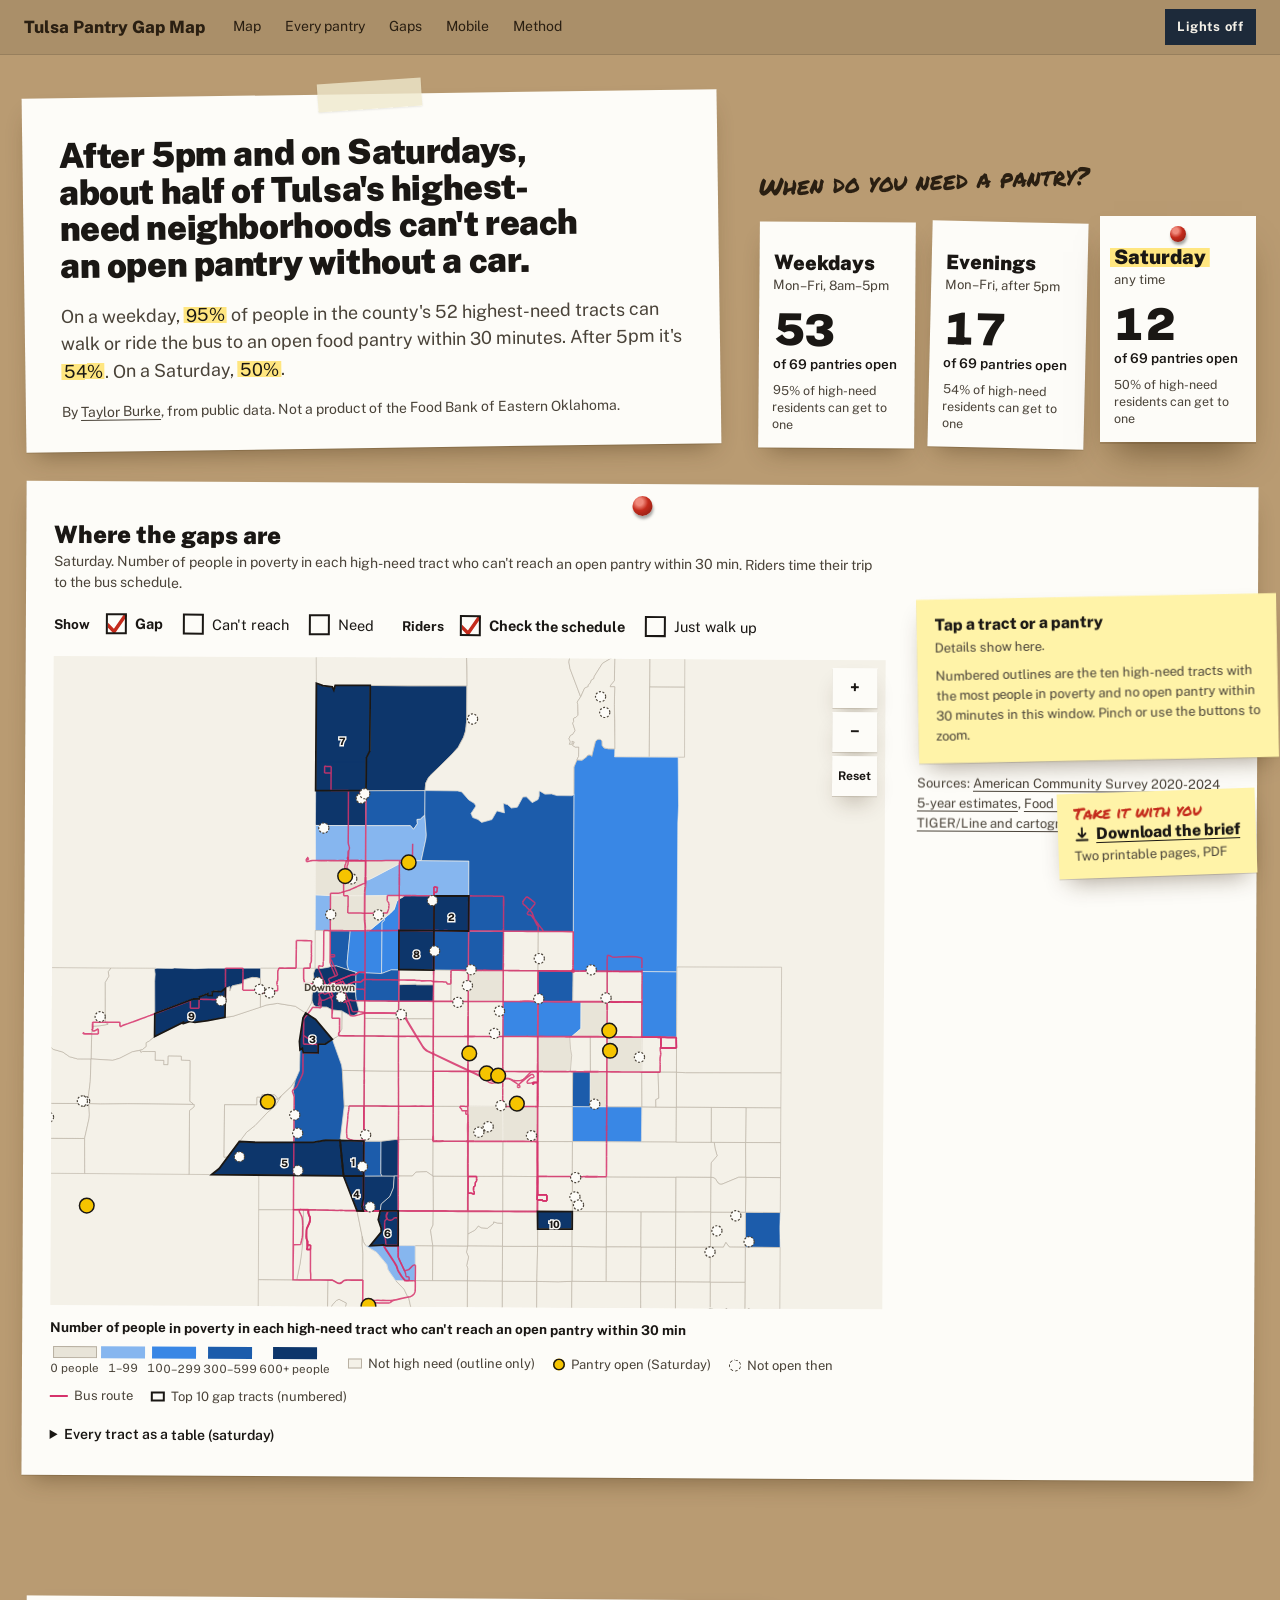
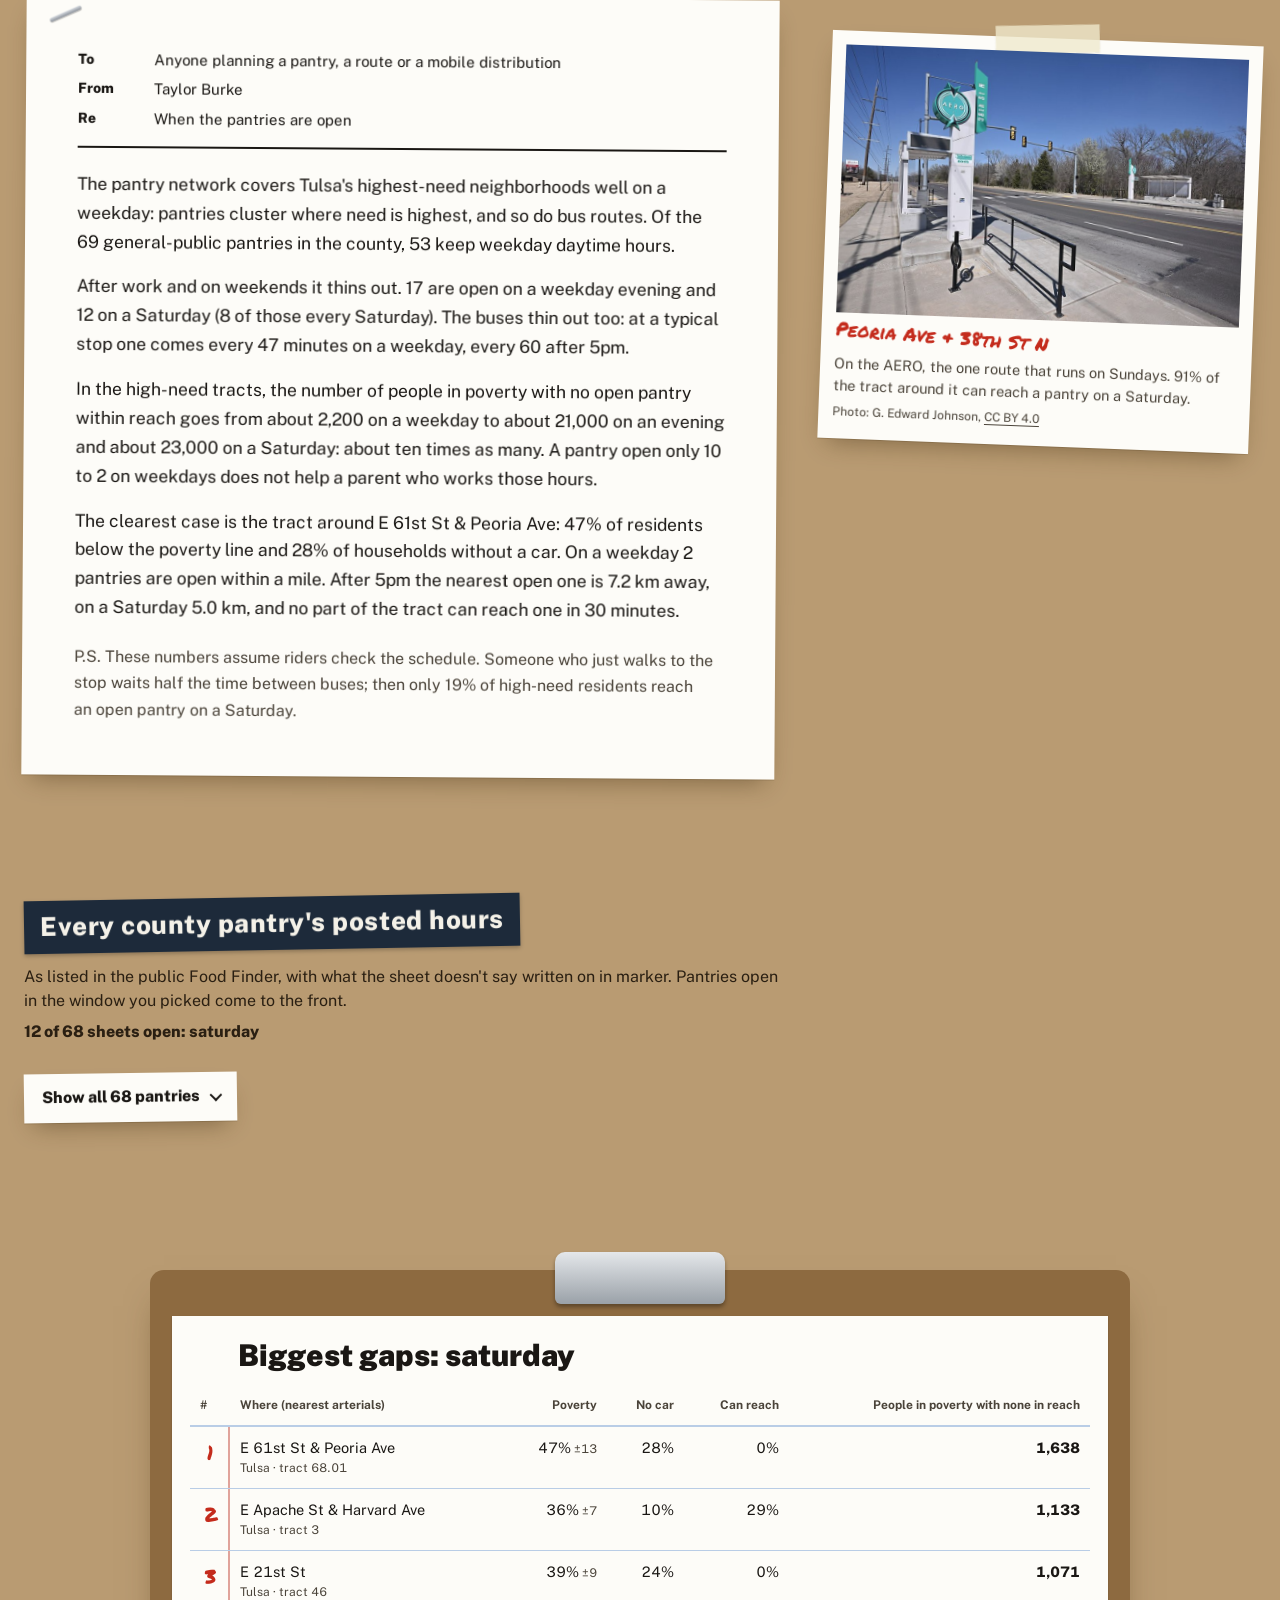
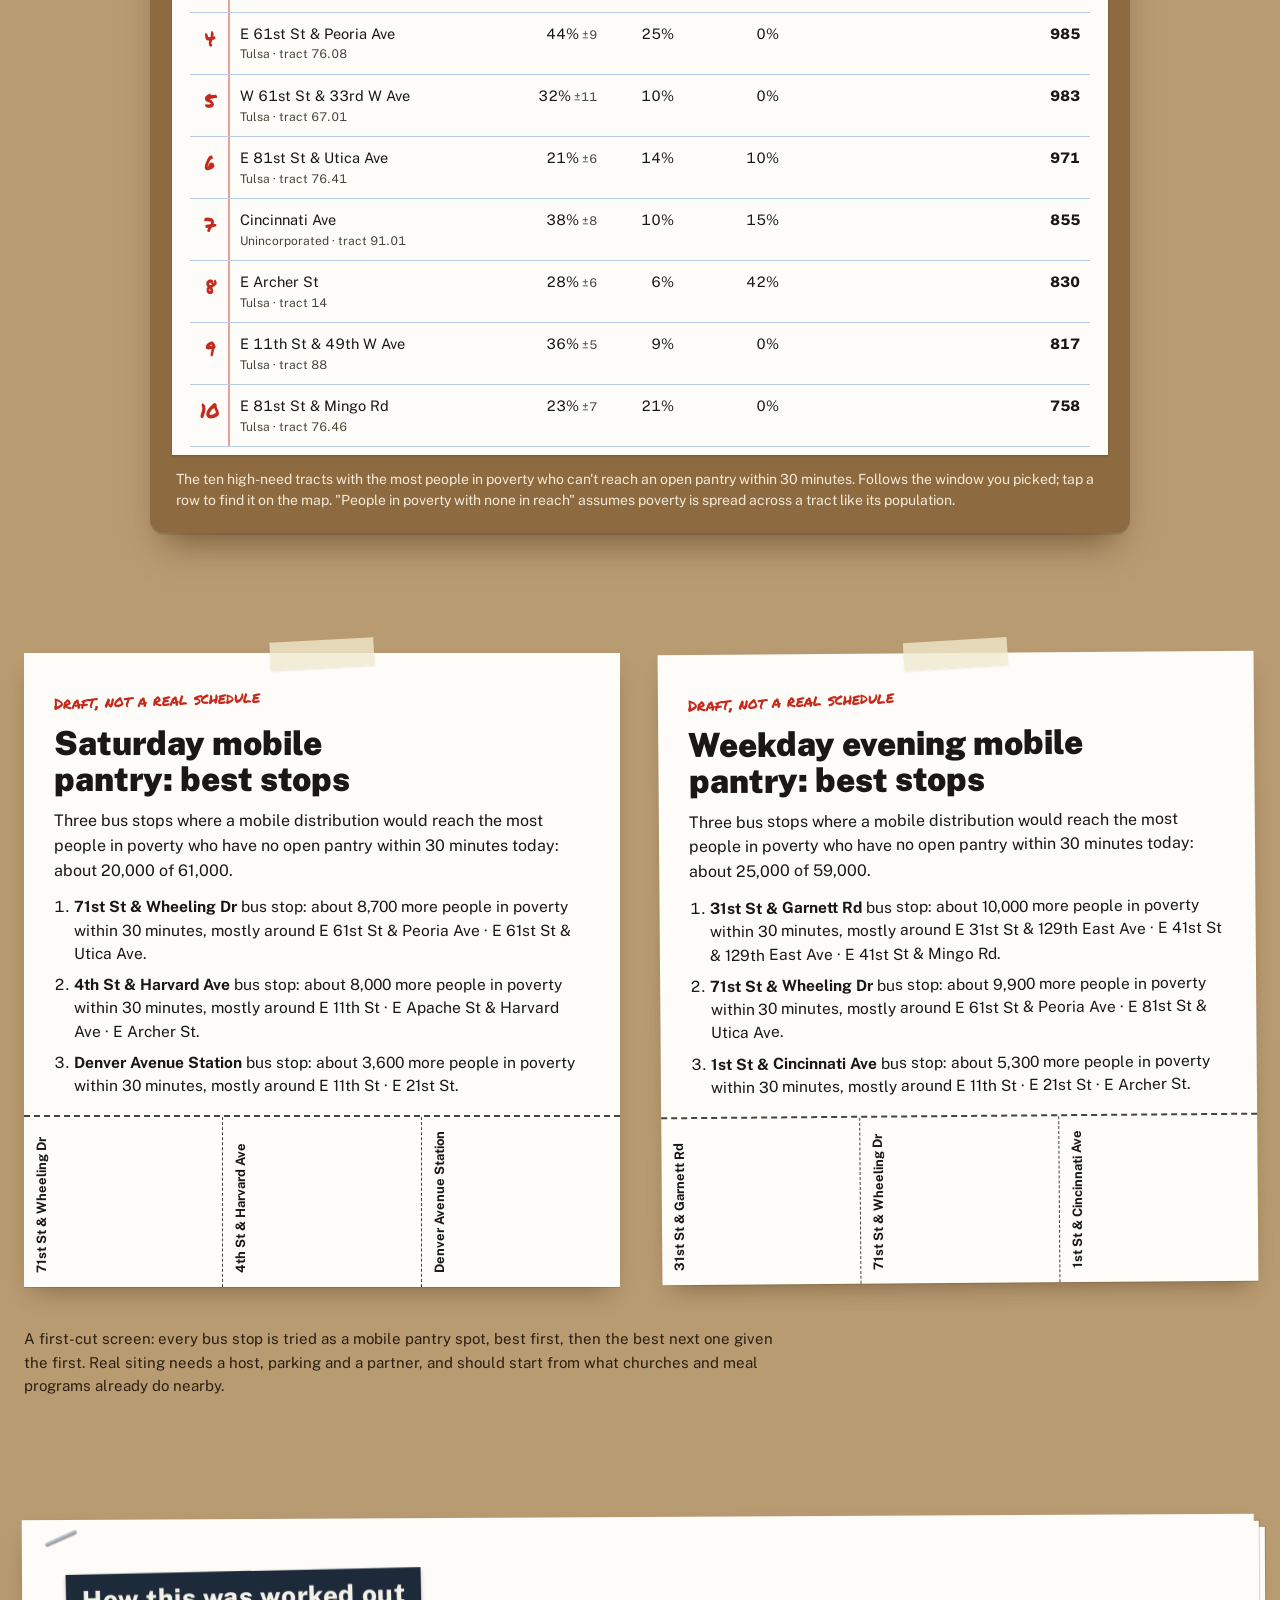
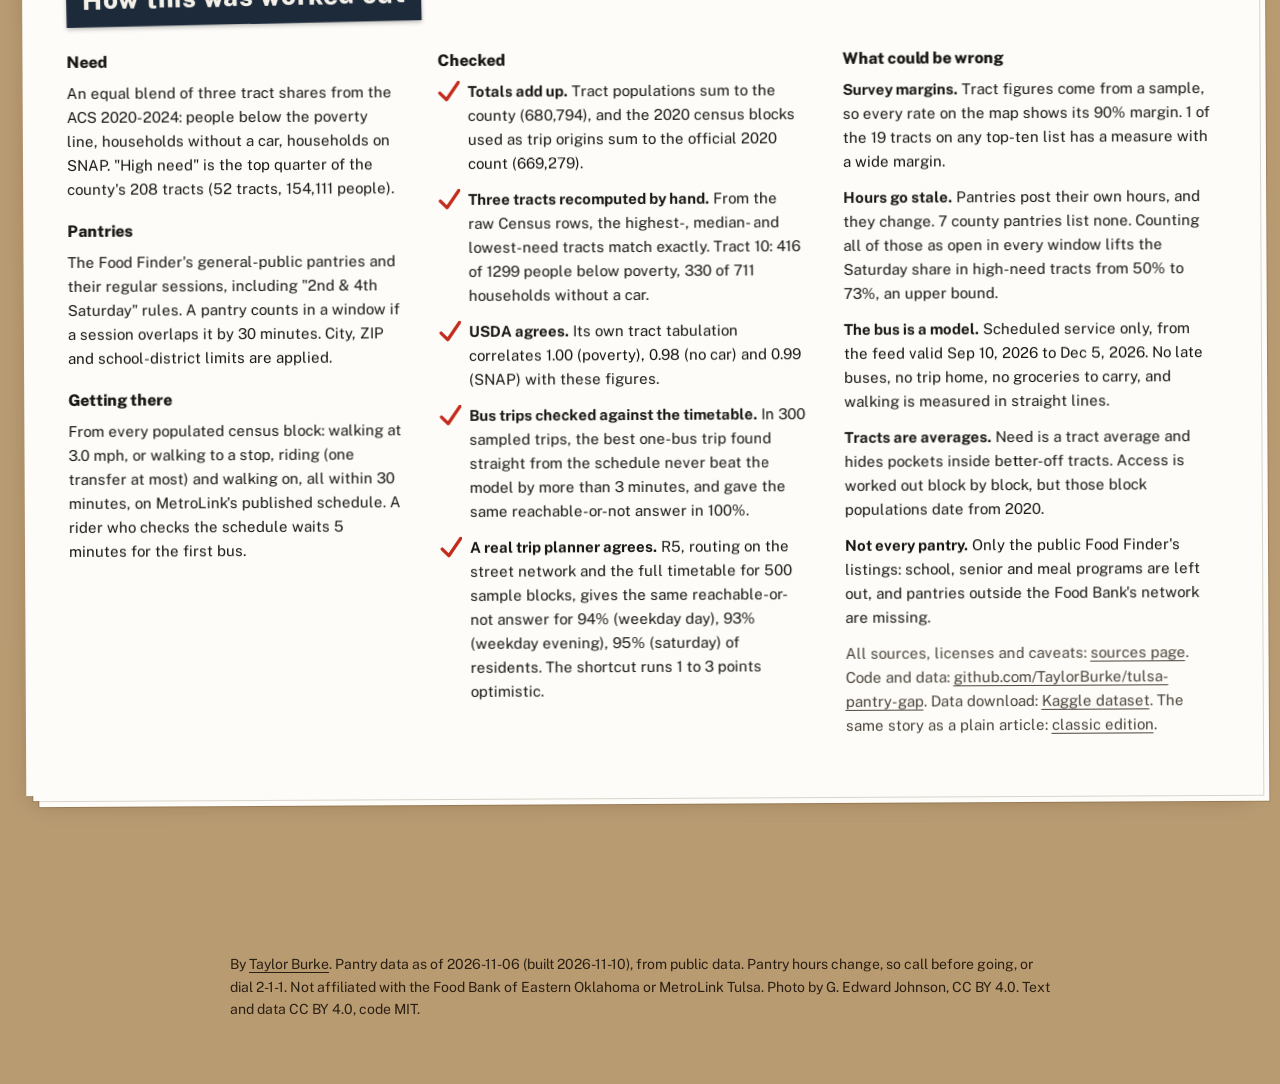
<file: site/index.html>
<!doctype html>
<html lang="en"><head><meta charset="utf-8"><meta name="viewport" content="width=device-width,initial-scale=1">
<title>Tulsa Pantry Gap Map</title>
<meta name="description" content="When Tulsa's food pantries are open, and who can reach one without a car: weekdays, weekday evenings and Saturdays.">
<link rel="icon" href="data:,">
<link rel="preload" href="assets/fonts/PublicSans-var.woff2" as="font" type="font/woff2" crossorigin>
<link rel="stylesheet" href="assets/fonts/board-fonts.css"><link rel="stylesheet" href="assets/board.css">
</head><body>
<header class="strip"><a class="strip-title" href="#top">Tulsa Pantry Gap Map</a>
<nav aria-label="Sections"><a href="#map-fig">Map</a><a href="#wall">Every pantry</a><a href="#gaps">Gaps</a><a href="#mobile">Mobile</a><a href="#packet">Method</a></nav>
<button id="theme" class="theme" aria-label="Toggle dark mode">Lights</button></header>
<main id="top">

<section class="first">
<article class="sheet notice" style="--r:-0.8deg"><span class="tape" aria-hidden="true"></span>
<h1>After 5pm and on Saturdays, about half of Tulsa's highest-need neighborhoods can't reach an open pantry without a car.</h1>
<p class="dek">On a weekday, <mark>95%</mark> of people in the county's 52 highest-need tracts can walk or ride the bus to an open food pantry within 30 minutes. After 5pm it's <mark>54%</mark>. On a Saturday, <mark>50%</mark>.</p>
<p class="byline">By <a href="https://www.taylorburke.me/">Taylor Burke</a>, from public data. Not a product of the Food Bank of Eastern Oklahoma.</p>
<a class="brief-note inline" href="brief/tulsa-pantry-gap-brief.pdf" download="tulsa-pantry-gap-brief.pdf" style="--r:1.2deg"><span class="bn-hand" aria-hidden="true">Take it with you</span><span class="bn-main"><svg viewBox="0 0 16 16" width="16" height="16" aria-hidden="true"><path d="M8 1.5v9m0 0L4.5 7M8 10.5 11.5 7M2.5 13.5h11" fill="none" stroke="currentColor" stroke-width="1.8" stroke-linecap="round" stroke-linejoin="round"/></svg>Download the brief</span><span class="bn-sub">Two printable pages, PDF</span></a>
</article>
<div class="pick"><p class="pick-q">When do you need a pantry?</p>
<div class="hours" data-ctl="win" role="group" aria-label="Top: when do you need a pantry?"><button class="hours-sheet" data-v="weekday_day" aria-pressed="false" style="--r:0.45deg"><span class="pin" aria-hidden="true"></span><span class="hs-day">Weekdays</span><span class="hs-when">Mon–Fri, 8am–5pm</span><span class="hs-count">53</span><span class="hs-of">of 69 pantries open</span><span class="hs-reach">95% of high-need residents can get to one</span></button><button class="hours-sheet" data-v="weekday_evening" aria-pressed="false" style="--r:1.35deg"><span class="pin" aria-hidden="true"></span><span class="hs-day">Evenings</span><span class="hs-when">Mon–Fri, after 5pm</span><span class="hs-count">17</span><span class="hs-of">of 69 pantries open</span><span class="hs-reach">54% of high-need residents can get to one</span></button><button class="hours-sheet" data-v="saturday" aria-pressed="true" style="--r:-0.9deg"><span class="pin" aria-hidden="true"></span><span class="hs-day">Saturday</span><span class="hs-when">any time</span><span class="hs-count">12</span><span class="hs-of">of 69 pantries open</span><span class="hs-reach">50% of high-need residents can get to one</span></button></div></div>

<figure class="sheet mapsheet" id="map-fig" style="--r:0.3deg"><span class="pin big" aria-hidden="true"></span>
<div class="map-main"><figcaption><span class="map-title" id="map-title">Where the gaps are</span><span class="map-sub" id="map-sub"></span></figcaption>
<div class="ticks">
<div class="tick-group" data-ctl="layer" role="group" aria-label="Map shows"><span class="tg-lab">Show</span>
<button data-v="gap" aria-pressed="true">Gap</button><button data-v="noaccess" aria-pressed="false">Can't reach</button><button data-v="need" aria-pressed="false">Need</button></div>
<div class="tick-group" data-ctl="wait" role="group" aria-label="How riders catch the bus"><span class="tg-lab">Riders</span>
<button data-v="planned" aria-pressed="true">Check the schedule</button><button data-v="walk_up" aria-pressed="false">Just walk up</button></div>
</div>
<div class="mapbox"><div id="map"></div>
<div class="zoom"><button id="zin" aria-label="Zoom in">+</button><button id="zout" aria-label="Zoom out">−</button><button id="zreset" aria-label="Reset zoom">Reset</button></div></div>
<div class="legend" id="legend"></div></div>
<div class="map-side"><aside class="sticky" id="info" aria-live="polite"></aside>
<p class="src">Sources: <a href="sources.html#acs">American Community Survey 2020-2024 5-year estimates</a>, <a href="sources.html#fbeo_finder">Food Finder</a>, <a href="sources.html#gtfs">MetroLink Tulsa</a>, <a href="sources.html#tiger">TIGER/Line and cartographic boundary files</a>.</p>
</div>
<details class="table-view"><summary>Every tract as a table (<span id="tract-table-win"></span>)</summary>
<div class="table-scroll"><table class="ruled" id="tract-table"><thead><tr><th>Where</th><th class="num">Poverty</th><th class="num">No car</th><th class="num">SNAP</th><th class="num">Can reach</th><th class="num">People in poverty with none in reach</th></tr></thead><tbody></tbody></table></div></details>
</figure>
</section>

<section class="memo-row" aria-labelledby="memo-h">
<article class="sheet memo" style="--r:0.4deg"><span class="staple" aria-hidden="true"></span>
<dl class="memo-head"><dt>To</dt><dd>Anyone planning a pantry, a route or a mobile distribution</dd><dt>From</dt><dd>Taylor Burke</dd><dt>Re</dt><dd id="memo-h">When the pantries are open</dd></dl>
<p>The pantry network covers Tulsa's highest-need neighborhoods well on a weekday: pantries cluster where need is highest, and so do bus routes. Of the 69 general-public pantries in the county, 53 keep weekday daytime hours.</p>
<p>After work and on weekends it thins out. 17 are open on a weekday evening and 12 on a Saturday (8 of those every Saturday). The buses thin out too: at a typical stop one comes every 47 minutes on a weekday, every 60 after 5pm.</p>
<p>In the high-need tracts, the number of people in poverty with no open pantry within reach goes from about 2,200 on a weekday to about 21,000 on an evening and about 23,000 on a Saturday: about ten times as many. A pantry open only 10 to 2 on weekdays does not help a parent who works those hours.</p>
<p>The clearest case is the tract around E 61st St &amp; Peoria Ave: 47% of residents below the poverty line and 28% of households without a car. On a weekday 2 pantries are open within a mile. After 5pm the nearest open one is 7.2 km away, on a Saturday 5.0 km, and no part of the tract can reach one in 30 minutes.</p>
<p class="ps">P.S. These numbers assume riders check the schedule. Someone who just walks to the stop waits half the time between buses; then only 19% of high-need residents reach an open pantry on a Saturday.</p>
</article>
<figure class="print" style="--r:2.2deg"><span class="tape" aria-hidden="true"></span>
<img src="assets/photos/aero-stop-8005.jpg" alt="An AERO rapid bus stop on Peoria Avenue at 38th Street North in Tulsa: a tall green AERO sign, a shelter and a bike rack beside a wide road." width="1000" height="667" loading="lazy">
<figcaption><span class="marker">Peoria Ave &amp; 38th St N</span> On the AERO, the one route that runs on Sundays. 91% of the tract around it can reach a pantry on a Saturday. <small>Photo: G. Edward Johnson, <a href="https://commons.wikimedia.org/wiki/File:Tulsa_Transit_Aero_bus_stop_8005_OK_2025-03-16_16-05-20_1.jpg">CC BY 4.0</a></small></figcaption>
</figure>
</section>

<section class="wall-sec" id="wall" aria-labelledby="wall-h">
<div class="label-strip"><h2 id="wall-h">Every county pantry's posted hours</h2>
<p>As listed in the public Food Finder, with what the sheet doesn't say written on in marker. Pantries open in the window you picked come to the front.</p>
<p class="wall-count" aria-live="polite" id="wall-count"></p></div>
<button class="wall-toggle" id="wall-toggle" type="button" aria-expanded="false" aria-controls="wall-list" style="--r:-0.8deg">
<span class="wt-label">Show all 68 pantries</span><span class="wt-chev" aria-hidden="true"></span></button>
<ul class="wall" id="wall-list" hidden><li class="card f-pin" style="--r:-1.35deg" data-listed="1" data-weekday-day="1" data-weekday-evening="1" data-saturday="0"><h3>Arms Around BA</h3><p class="addr">840 S Elm Place, Broken Arrow</p><ul class="lines"><li>Mon 10am-3pm</li><li>Mon 6pm-8pm</li><li>Wed 10am-3pm</li><li>Fri 10am-3pm</li></ul><p class="marker" style="--r:-0.9deg">Broken Arrow, Bixby &amp; Coweta residents only</p><p class="marker" style="--r:0.0deg">Closed Thanksgiving Holiday 11/20/26–11/27/26</p><p class="state"></p></li><li class="card f-tape" style="--r:-0.45deg" data-listed="1" data-weekday-day="1" data-weekday-evening="0" data-saturday="0"><h3>Bixby Community Outreach Center</h3><p class="addr">77 E Breckenridge Ave., Bixby</p><ul class="lines"><li>Tue 8:30am-3:30pm</li><li>Wed 8:30am-3:30pm</li><li>Thu 8:30am-3:30pm</li></ul><p class="state"></p></li><li class="card f-tape" style="--r:0.45deg" data-listed="1" data-weekday-day="0" data-weekday-evening="1" data-saturday="0"><h3>Braden Park Baptist Church</h3><p class="addr">4739 E 5th St, Tulsa</p><ul class="lines"><li>Wed 5pm-6:30pm</li></ul><p class="state"></p></li><li class="card f-pin" style="--r:1.35deg" data-listed="1" data-weekday-day="1" data-weekday-evening="0" data-saturday="0"><h3>Broken Arrow Church of Christ Food Pantry</h3><p class="addr">505 E Kenosha, Broken Arrow</p><ul class="lines"><li>Thu 11am-2pm</li></ul><p class="state"></p></li><li class="card f-tape" style="--r:-0.9deg" data-listed="1" data-weekday-day="1" data-weekday-evening="0" data-saturday="0"><h3>Broken Arrow Neighbors</h3><p class="addr">315 W College St, Broken Arrow</p><ul class="lines"><li>Mon 8am-4pm</li><li>Tue 8am-4pm</li><li>Wed 8am-4pm</li><li>Thu 8am-4pm</li><li>Fri 8am-2pm</li></ul><p class="marker" style="--r:0.45deg">Broken Arrow &amp; Coweta residents only</p><p class="state"></p></li><li class="card f-tape" style="--r:0.0deg" data-listed="1" data-weekday-day="1" data-weekday-evening="0" data-saturday="0"><h3>Candy House Kidz LLC</h3><p class="addr">1019 E 54th St. N., Tulsa</p><ul class="lines"><li>Mon 10am-2pm</li><li>Tue 10am-2pm</li><li>Wed 10am-2pm</li><li>Thu 10am-2pm</li></ul><p class="state"></p></li><li class="card f-pin" style="--r:0.9deg" data-listed="1" data-weekday-day="1" data-weekday-evening="0" data-saturday="0"><h3>Care and Share Food Pantry</h3><p class="addr">1019 E 54th St North, Tulsa</p><ul class="lines"><li>Mon 8am-4pm</li></ul><p class="state"></p></li><li class="card f-tape" style="--r:-1.35deg" data-listed="1" data-weekday-day="1" data-weekday-evening="1" data-saturday="0"><h3>Catholic Charities / St. Anne</h3><p class="addr">1012 E. Fort Worth, Broken Arrow</p><ul class="lines"><li>Tue 9am-1pm</li><li>Tue 6pm-8pm</li><li>Wed 9am-1pm</li><li>Thu 9am-1pm</li></ul><p class="marker" style="--r:0.9deg">Broken Arrow &amp; Coweta residents only</p><p class="state"></p></li><li class="card f-tape" style="--r:-0.45deg" data-listed="1" data-weekday-day="1" data-weekday-evening="1" data-saturday="0"><h3>Catholic Charities / Tulsa</h3><p class="addr">2450 N Harvard, Tulsa</p><ul class="lines"><li>Mon 8:30am-4:30pm</li><li>Tue 8:30am-6:30pm</li><li>Wed 8:30am-4:30pm</li><li>Thu 8:30am-4:30pm</li><li>Fri 8:30am-4:30pm</li></ul><p class="marker" style="--r:-0.45deg">Closed Nov 26–28</p><p class="marker" style="--r:0.45deg">Nov 24: no evening hours</p><p class="state"></p></li><li class="card f-pin" style="--r:0.45deg" data-listed="1" data-weekday-day="1" data-weekday-evening="0" data-saturday="0"><h3>Christ For Humanity</h3><p class="addr">6314 E 13th St, Tulsa</p><ul class="lines"><li>Mon 10am-4pm</li><li>Tue 10am-4pm</li><li>Wed 10am-4pm</li><li>Thu 10am-4pm</li></ul><p class="state"></p></li><li class="card f-tape" style="--r:1.35deg" data-listed="1" data-weekday-day="0" data-weekday-evening="0" data-saturday="1"><h3>Christview Christian Church</h3><p class="addr">2525 S Garnett Rd, Tulsa</p><ul class="lines"><li>Sat 9am-10:30am (3rd)</li></ul><p class="marker" style="--r:-0.9deg">Sat: 3rd only</p><p class="state"></p></li><li class="card f-tape" style="--r:-0.9deg" data-listed="1" data-weekday-day="1" data-weekday-evening="0" data-saturday="0"><h3>Church in Power</h3><p class="addr">732 E 31st St North, Tulsa</p><ul class="lines"><li>Sun 11am-1pm</li><li>Wed 8:30am-9:15am</li><li>Fri 10:30am-12:30pm</li></ul><p class="state"></p></li><li class="card f-pin" style="--r:0.0deg" data-listed="1" data-weekday-day="1" data-weekday-evening="0" data-saturday="0"><h3>Church of the Resurrection Hope Food Pantry</h3><p class="addr">4804 S Fulton Ave, Tulsa</p><ul class="lines"><li>Tue 9am-3pm</li><li>Wed 9am-3pm</li><li>Thu 9am-3pm</li></ul><p class="state"></p></li><li class="card f-tape" style="--r:0.9deg" data-listed="1" data-weekday-day="1" data-weekday-evening="0" data-saturday="0"><h3>Church that Matters</h3><p class="addr">3 W. 41st St., Sand Springs</p><ul class="lines"><li>Thu 10am-12pm</li></ul><p class="state"></p></li><li class="card f-tape" style="--r:-1.35deg" data-listed="1" data-weekday-day="1" data-weekday-evening="0" data-saturday="0"><h3>Coffee Bunker</h3><p class="addr">6365 E. 41st St., Tulsa</p><ul class="lines"><li>Tue 8am-5pm</li><li>Thu 8am-5pm</li></ul><p class="state"></p></li><li class="card f-pin" style="--r:-0.45deg" data-listed="1" data-weekday-day="1" data-weekday-evening="0" data-saturday="0"><h3>Collinsville Church of Christ</h3><p class="addr">111 S. 11th St., Collinsville</p><ul class="lines"><li>Wed 8am-11am (1st, 3rd)</li></ul><p class="marker" style="--r:-0.9deg">Wed: 1st &amp; 3rd only</p><p class="state"></p></li><li class="card f-tape" style="--r:0.45deg" data-listed="1" data-weekday-day="0" data-weekday-evening="1" data-saturday="0"><h3>Common Ground Church</h3><p class="addr">7810 E 49th St, Tulsa</p><ul class="lines"><li>Mon 6pm-8pm</li></ul><p class="state"></p></li><li class="card f-tape" style="--r:1.35deg" data-listed="1" data-weekday-day="0" data-weekday-evening="0" data-saturday="0"><h3>Cornerstone Church</h3><p class="addr">7770 N Whirlpool Dr, Sperry</p><ul class="lines"><li>Sun 12:30pm-2pm</li></ul><p class="state"></p></li><li class="card f-pin" style="--r:-0.9deg" data-listed="1" data-weekday-day="1" data-weekday-evening="0" data-saturday="0"><h3>COSMO CENTER (Church of Saint Mary Outreach)</h3><p class="addr">1319 E 49th Pl, Tulsa</p><ul class="lines"><li>Tue 9:30am-3pm</li><li>Wed 9:30am-3pm</li><li>Thu 9:30am-3pm</li></ul><p class="marker" style="--r:-0.45deg">ZIPs 74105, 74135, 74136 only</p><p class="state"></p></li><li class="card f-tape" style="--r:0.0deg" data-listed="1" data-weekday-day="1" data-weekday-evening="1" data-saturday="0"><h3>CrossPoint</h3><p class="addr">4600 S 129th West Ave, Sand Springs</p><ul class="lines"><li>Mon 8am-3pm</li><li>Tue 8am-3pm</li><li>Wed 8am-3pm</li><li>Thu 8am-3pm</li><li>Fri 10am-11pm</li></ul><p class="marker" style="--r:0.45deg">Fri till 11pm? Call to check.</p><p class="state"></p></li><li class="card f-tape" style="--r:0.9deg" data-listed="1" data-weekday-day="1" data-weekday-evening="1" data-saturday="0"><h3>Dividing  Bread Ministry / Sperry</h3><p class="addr">217 S First St, Sperry</p><ul class="lines"><li>Mon 5pm-7pm</li><li>Thu 11am-2pm</li></ul><p class="state"></p></li><li class="card f-pin" style="--r:-1.35deg" data-listed="1" data-weekday-day="1" data-weekday-evening="1" data-saturday="1"><h3>Faith Mission IGC</h3><p class="addr">3210 S Norwood Ave, Suite A, Tulsa</p><ul class="lines"><li>Mon 9am-1pm (1st)</li><li>Wed 5pm-7pm (1st, 2nd)</li><li>Thu 3pm-6pm</li><li>Sat 2pm-4pm</li></ul><p class="marker" style="--r:0.0deg">Mon: 1st only</p><p class="marker" style="--r:0.9deg">Wed: 1st &amp; 2nd only</p><p class="state"></p></li><li class="card f-tape" style="--r:-0.45deg" data-listed="1" data-weekday-day="1" data-weekday-evening="0" data-saturday="0"><h3>FBC Tulsa / Caring Center South</h3><p class="addr">6110 S 99th E Ave, Tulsa</p><ul class="lines"><li>Mon 9am-11am</li><li>Tue 9am-11am</li><li>Wed 9am-11am</li><li>Thu 9am-11am</li><li>Fri 9am-11am</li></ul><p class="state"></p></li><li class="card f-tape" style="--r:0.45deg" data-listed="1" data-weekday-day="1" data-weekday-evening="0" data-saturday="0"><h3>Food Pantry at Contact Church</h3><p class="addr">1529 W 49th St, Tulsa</p><ul class="lines"><li>Thu 10am-12pm</li></ul><p class="state"></p></li><li class="card f-pin" style="--r:1.35deg" data-listed="1" data-weekday-day="1" data-weekday-evening="0" data-saturday="0"><h3>Harvest House</h3><p class="addr">1439 E 71st St, Tulsa</p><ul class="lines"><li>Tue 1pm-4pm</li><li>Wed 10am-4pm</li></ul><p class="state"></p></li><li class="card f-tape" style="--r:-0.9deg" data-listed="1" data-weekday-day="1" data-weekday-evening="0" data-saturday="0"><h3>Helping Hand Ministry</h3><p class="addr">712 S Boston Suite 712, Tulsa</p><ul class="lines"><li>Mon 9am-12pm</li><li>Tue 9am-12pm</li></ul><p class="state"></p></li><li class="card f-tape" style="--r:0.0deg" data-listed="1" data-weekday-day="0" data-weekday-evening="0" data-saturday="1"><h3>Highland Park Christian Church</h3><p class="addr">5717 E 32nd St, Tulsa</p><ul class="lines"><li>Sat 9am-11am (2nd, 4th)</li></ul><p class="marker" style="--r:0.0deg">Sat: 2nd &amp; 4th only</p><p class="state"></p></li><li class="card f-pin" style="--r:0.9deg" data-listed="1" data-weekday-day="1" data-weekday-evening="0" data-saturday="0"><h3>Iron Gate</h3><p class="addr">501 W. Archer, Tulsa</p><ul class="lines"><li>Mon 1pm-2:30pm</li><li>Wed 1pm-2:30pm</li><li>Fri 1pm-2:30pm</li></ul><p class="state"></p></li><li class="card f-tape" style="--r:-1.35deg" data-listed="1" data-weekday-day="0" data-weekday-evening="0" data-saturday="0"><h3>Islamic Society of Tulsa</h3><p class="addr">4630 S Irvington Ave, Tulsa</p><ul class="lines"><li>Sun 8am-10am</li></ul><p class="state"></p></li><li class="card f-tape" style="--r:-0.45deg" data-listed="1" data-weekday-day="1" data-weekday-evening="0" data-saturday="1"><h3>Jenks Community Food Bank</h3><p class="addr">324 W Aquarium Pl, Jenks</p><ul class="lines"><li>Wed 10am-12pm</li><li>Sat 10am-12pm</li></ul><p class="marker" style="--r:0.45deg">Jenks school districts only</p><p class="state"></p></li><li class="card f-pin" style="--r:0.45deg" data-listed="0" data-weekday-day="0" data-weekday-evening="0" data-saturday="0"><h3>John 3:16 Mission Inc.</h3><p class="addr">2027 N. MLK Jr. Blvd., Tulsa</p><ul class="lines"><li class="none">No hours on the listing</li></ul><p class="marker" style="--r:-0.9deg">No hours listed. Call first.</p><p class="state"></p></li><li class="card f-tape" style="--r:1.35deg" data-listed="1" data-weekday-day="1" data-weekday-evening="0" data-saturday="0"><h3>Kendall Whittier Food Pantry</h3><p class="addr">Delivery for Kendall Whittier area, Tulsa</p><ul class="lines"><li>Mon 12pm-3pm</li><li>Tue 12pm-3pm</li><li>Wed 12pm-3pm</li><li>Thu 12pm-3pm</li><li>Fri 12pm-3pm</li></ul><p class="state"></p></li><li class="card f-tape" style="--r:-0.9deg" data-listed="0" data-weekday-day="0" data-weekday-evening="0" data-saturday="0"><h3>Kingdom of Faith &amp; Deliverance</h3><p class="addr">5470 N Peoria, Tulsa</p><ul class="lines"><li class="none">No hours on the listing</li></ul><p class="marker" style="--r:0.9deg">No hours listed. Call first.</p><p class="state"></p></li><li class="card f-pin" style="--r:0.0deg" data-listed="1" data-weekday-day="1" data-weekday-evening="0" data-saturday="0"><h3>La Cosecha (The Harvest)</h3><p class="addr">10811 E 41st St, Tulsa</p><ul class="lines"><li>Thu 8:30am-1pm</li></ul><p class="state"></p></li><li class="card f-tape" style="--r:0.9deg" data-listed="1" data-weekday-day="1" data-weekday-evening="1" data-saturday="1"><h3>Living Word International Church</h3><p class="addr">2545 S Yale Ave, Tulsa</p><ul class="lines"><li>Wed 4pm-6pm</li><li>Sat 2pm-4pm</li></ul><p class="state"></p></li><li class="card f-tape" style="--r:-1.35deg" data-listed="1" data-weekday-day="1" data-weekday-evening="0" data-saturday="1"><h3>Loaves and Fishes</h3><p class="addr">11321 E 19th St, Tulsa</p><ul class="lines"><li>Tue 10am-10:30am</li><li>Wed 10am-10:30am</li><li>Sat 10am-10:30am</li></ul><p class="state"></p></li><li class="card f-pin" style="--r:-0.45deg" data-listed="0" data-weekday-day="0" data-weekday-evening="0" data-saturday="0"><h3>Manna House Ministries</h3><p class="addr">4921 E Admiral Pl, Tulsa</p><ul class="lines"><li class="none">No hours on the listing</li></ul><p class="marker" style="--r:0.0deg">No hours listed. Call first.</p><p class="state"></p></li><li class="card f-tape" style="--r:0.45deg" data-listed="1" data-weekday-day="1" data-weekday-evening="1" data-saturday="0"><h3>MatterMart</h3><p class="addr">4010 S 113th W Ave, Sand Springs</p><ul class="lines"><li>Mon 10am-2pm</li><li>Wed 10am-2pm</li><li>Fri 5pm-8pm</li></ul><p class="state"></p></li><li class="card f-tape" style="--r:1.35deg" data-listed="1" data-weekday-day="1" data-weekday-evening="1" data-saturday="0"><h3>Memorial Drive Church of Christ Food Pantry</h3><p class="addr">911 S Memorial Drive, Tulsa</p><ul class="lines"><li>Tue 1pm-3pm</li><li>Tue 7pm-8:15pm</li></ul><p class="marker" style="--r:-0.45deg">ZIPs 74112, 74114, 74115, 74116, 74128, 74129 only</p><p class="state"></p></li><li class="card f-pin" style="--r:-0.9deg" data-listed="1" data-weekday-day="1" data-weekday-evening="0" data-saturday="1"><h3>Mercy Mission II</h3><p class="addr">114 E 147th St, Glenpool</p><ul class="lines"><li>Mon 12pm-3pm</li><li>Wed 12pm-3pm</li><li>Sat 10am-12pm</li></ul><p class="state"></p></li><li class="card f-tape" style="--r:0.0deg" data-listed="1" data-weekday-day="0" data-weekday-evening="0" data-saturday="1"><h3>Mobile Missions Network</h3><p class="addr">2821 W. 40th St., Tulsa</p><ul class="lines"><li>Sat 9am-12pm</li></ul><p class="state"></p></li><li class="card f-tape" style="--r:0.9deg" data-listed="1" data-weekday-day="1" data-weekday-evening="1" data-saturday="0"><h3>Neighbors Along The Line</h3><p class="addr">5000 Charles Page Blvd, Tulsa</p><ul class="lines"><li>Mon 1pm-4pm</li><li>Tue 1pm-4pm</li><li>Wed 3pm-6pm</li><li>Thu 1pm-6pm</li></ul><p class="state"></p></li><li class="card f-pin" style="--r:-1.35deg" data-listed="1" data-weekday-day="1" data-weekday-evening="0" data-saturday="0"><h3>Neighbors in Need</h3><p class="addr">708 N Main, Owasso</p><ul class="lines"><li>Tue 8:30am-10:30am</li></ul><p class="state"></p></li><li class="card f-tape" style="--r:-0.45deg" data-listed="1" data-weekday-day="0" data-weekday-evening="0" data-saturday="1"><h3>New Jerusalem Baptist Church</h3><p class="addr">3427 N Birmingham Ave, Tulsa</p><ul class="lines"><li>Sat 9am-11am</li></ul><p class="state"></p></li><li class="card f-tape" style="--r:0.45deg" data-listed="1" data-weekday-day="1" data-weekday-evening="1" data-saturday="0"><h3>Nueva Esperanza UMC</h3><p class="addr">1027 N Harvard Ave, Tulsa</p><ul class="lines"><li>Wed 2:30pm-6pm (2nd, 4th)</li></ul><p class="marker" style="--r:0.45deg">Wed: 2nd &amp; 4th only</p><p class="state"></p></li><li class="card f-pin" style="--r:1.35deg" data-listed="1" data-weekday-day="1" data-weekday-evening="0" data-saturday="0"><h3>Oklahoma Family Empowerment Center</h3><p class="addr">1020 S Garnett Rd, Tulsa</p><ul class="lines"><li>Mon 9am-2pm</li><li>Tue 9am-2pm</li><li>Wed 9am-2pm</li><li>Thu 9am-2pm</li></ul><p class="state"></p></li><li class="card f-tape" style="--r:-0.9deg" data-listed="1" data-weekday-day="1" data-weekday-evening="0" data-saturday="0"><h3>Owasso Community Resources</h3><p class="addr">109 N. Birch, Suite 109, Owasso</p><ul class="lines"><li>Mon 11am-2pm</li><li>Tue 11am-2pm</li><li>Wed 11am-2pm</li><li>Thu 11am-2pm</li><li>Fri 11am-2pm</li></ul><p class="marker" style="--r:0.0deg">Owasso, Collinsville &amp; Sperry school districts only</p><p class="state"></p></li><li class="card f-tape" style="--r:0.0deg" data-listed="1" data-weekday-day="1" data-weekday-evening="0" data-saturday="0"><h3>Restore Hope Ministries, Inc.</h3><p class="addr">2960 Charles Page Blvd, Tulsa</p><ul class="lines"><li>Mon 12:30pm-3:30pm</li><li>Tue 12:30pm-3:30pm</li></ul><p class="state"></p></li><li class="card f-pin" style="--r:0.9deg" data-listed="1" data-weekday-day="1" data-weekday-evening="0" data-saturday="0"><h3>Restore Hope Ministries/South</h3><p class="addr">6910 S 101st E Ave, Tulsa</p><ul class="lines"><li>Wed 12:30pm-3:30pm</li><li>Thu 12:30pm-3:30pm</li></ul><p class="state"></p></li><li class="card f-tape" style="--r:-1.35deg" data-listed="1" data-weekday-day="1" data-weekday-evening="0" data-saturday="0"><h3>S.T.E.P.S. Resource Center</h3><p class="addr">4301 S Union, Tulsa</p><ul class="lines"><li>Tue 12:30pm-2:30pm</li><li>Thu 12:30pm-2:30pm</li></ul><p class="state"></p></li><li class="card f-tape" style="--r:-0.45deg" data-listed="1" data-weekday-day="1" data-weekday-evening="0" data-saturday="0"><h3>Sand Springs Community Services, Inc.</h3><p class="addr">114 W 4th St, Sand Springs</p><ul class="lines"><li>Mon 10am-2:30pm</li><li>Tue 10am-2:30pm</li><li>Wed 10am-2:30pm</li><li>Thu 10am-2:30pm</li><li>Fri 9am-12pm</li></ul><p class="state"></p></li><li class="card f-pin" style="--r:0.45deg" data-listed="1" data-weekday-day="0" data-weekday-evening="0" data-saturday="0"><h3>Sandusky Ave. Christian Church</h3><p class="addr">4424 E. 11th, Tulsa</p><ul class="lines"><li>Sun 12pm-1:30pm (3rd)</li></ul><p class="marker" style="--r:0.0deg">Sun: 3rd only</p><p class="state"></p></li><li class="card f-tape" style="--r:1.35deg" data-listed="1" data-weekday-day="1" data-weekday-evening="0" data-saturday="0"><h3>South Peoria Neighborhood Connection Foundation</h3><p class="addr">5780 S Peoria Ave, Tulsa</p><ul class="lines"><li>Mon 9am-3pm</li><li>Tue 9am-3pm</li><li>Wed 9am-3pm</li><li>Thu 9am-3pm</li><li>Fri 9am-12:30pm</li></ul><p class="state"></p></li><li class="card f-tape" style="--r:-0.9deg" data-listed="1" data-weekday-day="1" data-weekday-evening="0" data-saturday="1"><h3>St Clements Community Outreach</h3><p class="addr">15501 S Memorial Dr, Bixby</p><ul class="lines"><li>Tue 9am-11am</li><li>Thu 9am-11am</li><li>Sat 9am-10am (1st)</li></ul><p class="marker" style="--r:-0.45deg">Sat: 1st only</p><p class="state"></p></li><li class="card f-pin" style="--r:0.0deg" data-listed="1" data-weekday-day="1" data-weekday-evening="0" data-saturday="0"><h3>St Thomas More Food Pantry</h3><p class="addr">2720 S. 129th E Ave, Tulsa</p><ul class="lines"><li>Fri 10am-12pm (1st, 3rd)</li></ul><p class="marker" style="--r:0.45deg">Fri: 1st &amp; 3rd only</p><p class="state"></p></li><li class="card f-tape" style="--r:0.9deg" data-listed="1" data-weekday-day="1" data-weekday-evening="1" data-saturday="1"><h3>St. Andrew Community Mission Program Inc.</h3><p class="addr">3115 N Garrison Ave, Tulsa</p><ul class="lines"><li>Sun 11:30am-12:30pm</li><li>Mon 8am-5pm</li><li>Wed 6:30pm-7:30pm</li><li>Sat 10am-1pm (3rd)</li></ul><p class="marker" style="--r:-0.9deg">Sat: 3rd only</p><p class="state"></p></li><li class="card f-tape" style="--r:-1.35deg" data-listed="1" data-weekday-day="1" data-weekday-evening="0" data-saturday="0"><h3>St. Mark&#x27;s United Methodist Church</h3><p class="addr">10513 E Admiral Pl, Tulsa</p><ul class="lines"><li>Thu 10am-12pm</li></ul><p class="state"></p></li><li class="card f-pin" style="--r:-0.45deg" data-listed="1" data-weekday-day="1" data-weekday-evening="0" data-saturday="0"><h3>Templo Cristiano</h3><p class="addr">6767 S Mingo Rd., Tulsa</p><ul class="lines"><li>Tue 1pm-5pm</li></ul><p class="state"></p></li><li class="card f-tape" style="--r:0.45deg" data-listed="1" data-weekday-day="1" data-weekday-evening="0" data-saturday="0"><h3>The Ministry Center</h3><p class="addr">312 S 33rd West Ave, Tulsa</p><ul class="lines"><li>Tue 9:30am-12:30pm</li><li>Wed 9:30am-12:30pm</li><li>Thu 9:30am-12:30pm</li></ul><p class="state"></p></li><li class="card f-tape" style="--r:1.35deg" data-listed="1" data-weekday-day="1" data-weekday-evening="1" data-saturday="0"><h3>The Mission Center</h3><p class="addr">11341 N. Garnett Rd., Owasso</p><ul class="lines"><li>Mon 11am-3pm</li><li>Tue 11am-3pm</li><li>Tue 6:30pm-8pm (3rd)</li><li>Wed 11am-3pm</li><li>Thu 11am-3pm</li></ul><p class="marker" style="--r:0.45deg">Tue: 3rd only</p><p class="marker" style="--r:-0.9deg">Claremore, Collinsville, Oologah, Owasso, Skiatook, Sperry, Talala &amp; Turley residents only</p><p class="state"></p></li><li class="card f-pin" style="--r:-0.9deg" data-listed="1" data-weekday-day="1" data-weekday-evening="1" data-saturday="0"><h3>Triumph Worship Center</h3><p class="addr">2125 W 181st Str, Mounds</p><ul class="lines"><li>Tue 2pm-6:30pm (1st, 2nd, 3rd)</li></ul><p class="marker" style="--r:-0.9deg">Tue: 1st, 2nd &amp; 3rd only</p><p class="state"></p></li><li class="card f-tape" style="--r:0.0deg" data-listed="1" data-weekday-day="1" data-weekday-evening="0" data-saturday="1"><h3>True Vine Outreach</h3><p class="addr">7039 E. 40th Street, Tulsa</p><ul class="lines"><li>Sun 12:30pm-2pm</li><li>Fri 10am-1pm</li><li>Sat 10am-1pm</li></ul><p class="state"></p></li><li class="card f-tape" style="--r:0.9deg" data-listed="1" data-weekday-day="1" data-weekday-evening="0" data-saturday="0"><h3>Tulsa Community Service Center</h3><p class="addr">2015 S. Lakewood Ave. #A-B, Tulsa</p><ul class="lines"><li>Wed 3pm-5pm</li></ul><p class="state"></p></li><li class="card f-pin" style="--r:-1.35deg" data-listed="1" data-weekday-day="1" data-weekday-evening="1" data-saturday="0"><h3>Tulsa Dream Center</h3><p class="addr">200 West 46th St N, Tulsa</p><ul class="lines"><li>Tue 1pm-3pm</li><li>Tue 7pm-8:15pm</li></ul><p class="state"></p></li><li class="card f-tape" style="--r:-0.45deg" data-listed="0" data-weekday-day="0" data-weekday-evening="0" data-saturday="0"><h3>Tulsa Dream Center West</h3><p class="addr">4122 W. 55th Pl., Tulsa</p><ul class="lines"><li class="none">No hours on the listing</li></ul><p class="marker" style="--r:0.45deg">No hours listed. Call first.</p><p class="state"></p></li><li class="card f-tape" style="--r:0.45deg" data-listed="0" data-weekday-day="0" data-weekday-evening="0" data-saturday="0"><h3>Tulsa Housing Authority - Parkview Terrace</h3><p class="addr">1615 W 59th St, Tulsa</p><ul class="lines"><li class="none">No hours on the listing</li></ul><p class="marker" style="--r:-0.9deg">No hours listed. Call first.</p><p class="state"></p></li><li class="card f-pin" style="--r:1.35deg" data-listed="0" data-weekday-day="0" data-weekday-evening="0" data-saturday="0"><h3>Tulsa Housing Authority - Seminole Hills</h3><p class="addr">1624 E Virgin St, Tulsa</p><ul class="lines"><li class="none">No hours on the listing</li></ul><p class="marker" style="--r:0.0deg">No hours listed. Call first.</p><p class="state"></p></li><li class="card f-tape" style="--r:-0.9deg" data-listed="1" data-weekday-day="1" data-weekday-evening="0" data-saturday="0"><h3>Walter&#x27;s Way Foundation</h3><p class="addr">573 N Memorial Dr., Tulsa</p><ul class="lines"><li>Wed 9am-12pm</li></ul><p class="state"></p></li></ul>
</section>

<section class="clip-sec" id="gaps" aria-labelledby="gaps-h">
<div class="clipboard"><span class="clip" aria-hidden="true"></span>
<h2 id="gaps-h" class="visually-hidden">The biggest gaps</h2>
<div data-win-panel="weekday_day" hidden><p class="clip-title">Biggest gaps: weekday daytime</p><div class="table-scroll"><table class="ruled"><thead><tr><th>#</th><th>Where (nearest arterials)</th><th class="num">Poverty</th><th class="num">No car</th><th class="num">Can reach</th><th class="num">People in poverty with none in reach</th></tr></thead><tbody><tr data-geoid="40143006701" tabindex="0"><td class="rk">1</td><td class="where">W 61st St &amp; 33rd W Ave<small>Tulsa · tract 67.01</small></td><td class="num">32%<small>±11</small></td><td class="num">10%</td><td class="num">47%</td><td class="num strong">517</td></tr><tr data-geoid="40143009104" tabindex="0"><td class="rk">2</td><td class="where">E 66th St N &amp; Lewis Ave<small>Unincorporated · tract 91.04 <span class="marker small">wide margins</span></small></td><td class="num">24%<small>±7</small></td><td class="num">4%</td><td class="num">29%</td><td class="num strong">430</td></tr><tr data-geoid="40143008001" tabindex="0"><td class="rk">3</td><td class="where">E 46th St N &amp; Lewis Ave<small>Tulsa · tract 80.01</small></td><td class="num">46%<small>±15</small></td><td class="num">21%</td><td class="num">62%</td><td class="num strong">275</td></tr><tr data-geoid="40143011300" tabindex="0"><td class="rk">4</td><td class="where">E Apache St &amp; Yale Ave<small>Tulsa · tract 113</small></td><td class="num">28%<small>±10</small></td><td class="num">7%</td><td class="num">75%</td><td class="num strong">190</td></tr><tr data-geoid="40143005900" tabindex="0"><td class="rk">5</td><td class="where">E Pine St &amp; Garnett Rd<small>Tulsa · tract 59</small></td><td class="num">25%<small>±9</small></td><td class="num">18%</td><td class="num">75%</td><td class="num strong">161</td></tr><tr data-geoid="40143009101" tabindex="0"><td class="rk">6</td><td class="where">Cincinnati Ave<small>Unincorporated · tract 91.01</small></td><td class="num">38%<small>±8</small></td><td class="num">10%</td><td class="num">85%</td><td class="num strong">152</td></tr><tr data-geoid="40143007311" tabindex="0"><td class="rk">7</td><td class="where">E 21st St<small>Tulsa · tract 73.11</small></td><td class="num">36%<small>±14</small></td><td class="num">8%</td><td class="num">85%</td><td class="num strong">145</td></tr><tr data-geoid="40143005700" tabindex="0"><td class="rk">8</td><td class="where">E 46th St N &amp; Peoria Ave<small>Tulsa · tract 57</small></td><td class="num">26%<small>±6</small></td><td class="num">10%</td><td class="num">84%</td><td class="num strong">94</td></tr><tr data-geoid="40143007646" tabindex="0"><td class="rk">9</td><td class="where">E 81st St &amp; Mingo Rd<small>Tulsa · tract 76.46</small></td><td class="num">23%<small>±7</small></td><td class="num">21%</td><td class="num">88%</td><td class="num strong">90</td></tr><tr data-geoid="40143001600" tabindex="0"><td class="rk">10</td><td class="where">E Archer St<small>Tulsa · tract 16</small></td><td class="num">34%<small>±9</small></td><td class="num">7%</td><td class="num">96%</td><td class="num strong">65</td></tr></tbody></table></div></div><div data-win-panel="weekday_evening" hidden><p class="clip-title">Biggest gaps: weekday evening (after 5pm)</p><div class="table-scroll"><table class="ruled"><thead><tr><th>#</th><th>Where (nearest arterials)</th><th class="num">Poverty</th><th class="num">No car</th><th class="num">Can reach</th><th class="num">People in poverty with none in reach</th></tr></thead><tbody><tr data-geoid="40143006801" tabindex="0"><td class="rk">1</td><td class="where">E 61st St &amp; Peoria Ave<small>Tulsa · tract 68.01</small></td><td class="num">47%<small>±13</small></td><td class="num">28%</td><td class="num">0%</td><td class="num strong">1,638</td></tr><tr data-geoid="40143007306" tabindex="0"><td class="rk">2</td><td class="where">E 31st St &amp; 129th East Ave<small>Tulsa · tract 73.06</small></td><td class="num">34%<small>±9</small></td><td class="num">8%</td><td class="num">25%</td><td class="num strong">1,409</td></tr><tr data-geoid="40143009008" tabindex="0"><td class="rk">3</td><td class="where">E 41st St &amp; Mingo Rd<small>Tulsa · tract 90.08</small></td><td class="num">33%<small>±7</small></td><td class="num">20%</td><td class="num">0%</td><td class="num strong">1,151</td></tr><tr data-geoid="40143007641" tabindex="0"><td class="rk">4</td><td class="where">E 81st St &amp; Utica Ave<small>Tulsa · tract 76.41</small></td><td class="num">21%<small>±6</small></td><td class="num">14%</td><td class="num">0%</td><td class="num strong">1,079</td></tr><tr data-geoid="40143004600" tabindex="0"><td class="rk">5</td><td class="where">E 21st St<small>Tulsa · tract 46</small></td><td class="num">39%<small>±9</small></td><td class="num">24%</td><td class="num">0%</td><td class="num strong">1,071</td></tr><tr data-geoid="40143007608" tabindex="0"><td class="rk">6</td><td class="where">E 61st St &amp; Peoria Ave<small>Tulsa · tract 76.08</small></td><td class="num">44%<small>±9</small></td><td class="num">25%</td><td class="num">0%</td><td class="num strong">985</td></tr><tr data-geoid="40143006701" tabindex="0"><td class="rk">7</td><td class="where">W 61st St &amp; 33rd W Ave<small>Tulsa · tract 67.01</small></td><td class="num">32%<small>±11</small></td><td class="num">10%</td><td class="num">0%</td><td class="num strong">983</td></tr><tr data-geoid="40143007311" tabindex="0"><td class="rk">8</td><td class="where">E 21st St<small>Tulsa · tract 73.11</small></td><td class="num">36%<small>±14</small></td><td class="num">8%</td><td class="num">0%</td><td class="num strong">951</td></tr><tr data-geoid="40143009101" tabindex="0"><td class="rk">9</td><td class="where">Cincinnati Ave<small>Unincorporated · tract 91.01</small></td><td class="num">38%<small>±8</small></td><td class="num">10%</td><td class="num">15%</td><td class="num strong">855</td></tr><tr data-geoid="40143007646" tabindex="0"><td class="rk">10</td><td class="where">E 81st St &amp; Mingo Rd<small>Tulsa · tract 76.46</small></td><td class="num">23%<small>±7</small></td><td class="num">21%</td><td class="num">0%</td><td class="num strong">758</td></tr></tbody></table></div></div><div data-win-panel="saturday"><p class="clip-title">Biggest gaps: saturday</p><div class="table-scroll"><table class="ruled"><thead><tr><th>#</th><th>Where (nearest arterials)</th><th class="num">Poverty</th><th class="num">No car</th><th class="num">Can reach</th><th class="num">People in poverty with none in reach</th></tr></thead><tbody><tr data-geoid="40143006801" tabindex="0"><td class="rk">1</td><td class="where">E 61st St &amp; Peoria Ave<small>Tulsa · tract 68.01</small></td><td class="num">47%<small>±13</small></td><td class="num">28%</td><td class="num">0%</td><td class="num strong">1,638</td></tr><tr data-geoid="40143000300" tabindex="0"><td class="rk">2</td><td class="where">E Apache St &amp; Harvard Ave<small>Tulsa · tract 3</small></td><td class="num">36%<small>±7</small></td><td class="num">10%</td><td class="num">29%</td><td class="num strong">1,133</td></tr><tr data-geoid="40143004600" tabindex="0"><td class="rk">3</td><td class="where">E 21st St<small>Tulsa · tract 46</small></td><td class="num">39%<small>±9</small></td><td class="num">24%</td><td class="num">0%</td><td class="num strong">1,071</td></tr><tr data-geoid="40143007608" tabindex="0"><td class="rk">4</td><td class="where">E 61st St &amp; Peoria Ave<small>Tulsa · tract 76.08</small></td><td class="num">44%<small>±9</small></td><td class="num">25%</td><td class="num">0%</td><td class="num strong">985</td></tr><tr data-geoid="40143006701" tabindex="0"><td class="rk">5</td><td class="where">W 61st St &amp; 33rd W Ave<small>Tulsa · tract 67.01</small></td><td class="num">32%<small>±11</small></td><td class="num">10%</td><td class="num">0%</td><td class="num strong">983</td></tr><tr data-geoid="40143007641" tabindex="0"><td class="rk">6</td><td class="where">E 81st St &amp; Utica Ave<small>Tulsa · tract 76.41</small></td><td class="num">21%<small>±6</small></td><td class="num">14%</td><td class="num">10%</td><td class="num strong">971</td></tr><tr data-geoid="40143009101" tabindex="0"><td class="rk">7</td><td class="where">Cincinnati Ave<small>Unincorporated · tract 91.01</small></td><td class="num">38%<small>±8</small></td><td class="num">10%</td><td class="num">15%</td><td class="num strong">855</td></tr><tr data-geoid="40143001400" tabindex="0"><td class="rk">8</td><td class="where">E Archer St<small>Tulsa · tract 14</small></td><td class="num">28%<small>±6</small></td><td class="num">6%</td><td class="num">42%</td><td class="num strong">830</td></tr><tr data-geoid="40143008800" tabindex="0"><td class="rk">9</td><td class="where">E 11th St &amp; 49th W Ave<small>Tulsa · tract 88</small></td><td class="num">36%<small>±5</small></td><td class="num">9%</td><td class="num">0%</td><td class="num strong">817</td></tr><tr data-geoid="40143007646" tabindex="0"><td class="rk">10</td><td class="where">E 81st St &amp; Mingo Rd<small>Tulsa · tract 76.46</small></td><td class="num">23%<small>±7</small></td><td class="num">21%</td><td class="num">0%</td><td class="num strong">758</td></tr></tbody></table></div></div>
<p class="clip-foot">The ten high-need tracts with the most people in poverty who can't reach an open pantry within 30 minutes. Follows the window you picked; tap a row to find it on the map. "People in poverty with none in reach" assumes poverty is spread across a tract like its population.</p>
</div>
</section>

<section class="flyer-sec" id="mobile" aria-labelledby="mobile-h">
<h2 id="mobile-h" class="visually-hidden">Where a mobile pantry would help most</h2>
<article class="flyer" style="--r:0.0deg"><span class="tape" aria-hidden="true"></span><p class="flyer-kicker">Draft, not a real schedule</p><h3>Saturday mobile pantry: best stops</h3><p>Three bus stops where a mobile distribution would reach the most people in poverty who have no open pantry within 30 minutes today: about 20,000 of 61,000.</p><ol><li><strong>71st St &amp; Wheeling Dr</strong> bus stop: about 8,700 more people in poverty within 30 minutes, mostly around E 61st St &amp; Peoria Ave · E 61st St &amp; Utica Ave.</li><li><strong>4th St &amp; Harvard Ave</strong> bus stop: about 8,000 more people in poverty within 30 minutes, mostly around E 11th St · E Apache St &amp; Harvard Ave · E Archer St.</li><li><strong>Denver Avenue Station</strong> bus stop: about 3,600 more people in poverty within 30 minutes, mostly around E 11th St · E 21st St.</li></ol><div class="tabs" aria-hidden="true"><span class="tab">71st St &amp; Wheeling Dr</span><span class="tab">4th St &amp; Harvard Ave</span><span class="tab">Denver Avenue Station</span></div></article>
<article class="flyer" style="--r:-0.45deg"><span class="tape" aria-hidden="true"></span><p class="flyer-kicker">Draft, not a real schedule</p><h3>Weekday evening mobile pantry: best stops</h3><p>Three bus stops where a mobile distribution would reach the most people in poverty who have no open pantry within 30 minutes today: about 25,000 of 59,000.</p><ol><li><strong>31st St &amp; Garnett Rd</strong> bus stop: about 10,000 more people in poverty within 30 minutes, mostly around E 31st St &amp; 129th East Ave · E 41st St &amp; 129th East Ave · E 41st St &amp; Mingo Rd.</li><li><strong>71st St &amp; Wheeling Dr</strong> bus stop: about 9,900 more people in poverty within 30 minutes, mostly around E 61st St &amp; Peoria Ave · E 81st St &amp; Utica Ave.</li><li><strong>1st St &amp; Cincinnati Ave</strong> bus stop: about 5,300 more people in poverty within 30 minutes, mostly around E 11th St · E 21st St · E Archer St.</li></ol><div class="tabs" aria-hidden="true"><span class="tab">31st St &amp; Garnett Rd</span><span class="tab">71st St &amp; Wheeling Dr</span><span class="tab">1st St &amp; Cincinnati Ave</span></div></article>
<p class="flyer-note">A first-cut screen: every bus stop is tried as a mobile pantry spot, best first, then the best next one given the first. Real siting needs a host, parking and a partner, and should start from what churches and meal programs already do nearby.</p>
</section>

<section class="packet-sec" id="packet" aria-labelledby="packet-h">
<article class="packet"><span class="staple" aria-hidden="true"></span>
<h2 id="packet-h">How this was worked out</h2>
<div class="packet-cols">
<div>
<h3>Need</h3><p>An equal blend of three tract shares from the ACS 2020-2024: people below the poverty line, households without a car, households on SNAP. "High need" is the top quarter of the county's 208 tracts (52 tracts, 154,111 people).</p>
<h3>Pantries</h3><p>The Food Finder's general-public pantries and their regular sessions, including "2nd &amp; 4th Saturday" rules. A pantry counts in a window if a session overlaps it by 30 minutes. City, ZIP and school-district limits are applied.</p>
<h3>Getting there</h3><p>From every populated census block: walking at 3.0 mph, or walking to a stop, riding (one transfer at most) and walking on, all within 30 minutes, on MetroLink's published schedule. A rider who checks the schedule waits 5 minutes for the first bus.</p>
</div>
<div><h3>Checked</h3><ul class="checks"><li><span class="tick" aria-hidden="true"></span><strong>Totals add up.</strong> Tract populations sum to the county (680,794), and the 2020 census blocks used as trip origins sum to the official 2020 count (669,279).</li><li><span class="tick" aria-hidden="true"></span><strong>Three tracts recomputed by hand.</strong> From the raw Census rows, the highest-, median- and lowest-need tracts match exactly. Tract 10: 416 of 1299 people below poverty, 330 of 711 households without a car.</li><li><span class="tick" aria-hidden="true"></span><strong>USDA agrees.</strong> Its own tract tabulation correlates 1.00 (poverty), 0.98 (no car) and 0.99 (SNAP) with these figures.</li><li><span class="tick" aria-hidden="true"></span><strong>Bus trips checked against the timetable.</strong> In 300 sampled trips, the best one-bus trip found straight from the schedule never beat the model by more than 3 minutes, and gave the same reachable-or-not answer in 100%.</li><li><span class="tick" aria-hidden="true"></span><strong>A real trip planner agrees.</strong> R5, routing on the street network and the full timetable for 500 sample blocks, gives the same reachable-or-not answer for 94% (weekday day), 93% (weekday evening), 95% (saturday) of residents. The shortcut runs 1 to 3 points optimistic.</li></ul></div>
<div>
<h3>What could be wrong</h3><ul class="caveats"><li><strong>Survey margins.</strong> Tract figures come from a sample, so every rate on the map shows its 90% margin. 1 of the 19 tracts on any top-ten list has a measure with a wide margin.</li><li><strong>Hours go stale.</strong> Pantries post their own hours, and they change. 7 county pantries list none. Counting all of those as open in every window lifts the Saturday share in high-need tracts from 50% to 73%, an upper bound.</li><li><strong>The bus is a model.</strong> Scheduled service only, from the feed valid Sep 10, 2026 to Dec 5, 2026. No late buses, no trip home, no groceries to carry, and walking is measured in straight lines.</li><li><strong>Tracts are averages.</strong> Need is a tract average and hides pockets inside better-off tracts. Access is worked out block by block, but those block populations date from 2020.</li><li><strong>Not every pantry.</strong> Only the public Food Finder&#x27;s listings: school, senior and meal programs are left out, and pantries outside the Food Bank&#x27;s network are missing.</li></ul>
<p class="fine">All sources, licenses and caveats: <a href="sources.html">sources page</a>. Code and data: <a href="https://github.com/TaylorBurke/tulsa-pantry-gap">github.com/TaylorBurke/tulsa-pantry-gap</a>. Data download: <a href="https://www.kaggle.com/datasets/taylorwburke/tulsa-pantry-gap">Kaggle dataset</a>. The same story as a plain article: <a href="classic/">classic edition</a>.</p>
</div>
</div>
</article>
</section>

<section class="close" aria-label="About this page">
<a class="brief-note inline" href="brief/tulsa-pantry-gap-brief.pdf" download="tulsa-pantry-gap-brief.pdf" style="--r:-1.4deg"><span class="bn-hand" aria-hidden="true">Take it with you</span><span class="bn-main"><svg viewBox="0 0 16 16" width="16" height="16" aria-hidden="true"><path d="M8 1.5v9m0 0L4.5 7M8 10.5 11.5 7M2.5 13.5h11" fill="none" stroke="currentColor" stroke-width="1.8" stroke-linecap="round" stroke-linejoin="round"/></svg>Download the brief</span><span class="bn-sub">Two printable pages, PDF</span></a>
<p class="foot">By <a href="https://www.taylorburke.me/">Taylor Burke</a>. Pantry data as of 2026-11-06 (built 2026-11-10), from public data. Pantry hours change, so call before going, or dial 2-1-1. Not affiliated with the Food Bank of Eastern Oklahoma or MetroLink Tulsa. Photo by G. Edward Johnson, CC BY 4.0. Text and data CC BY 4.0, code MIT.</p>
</section>
</main>
<a class="brief-note float" href="brief/tulsa-pantry-gap-brief.pdf" download="tulsa-pantry-gap-brief.pdf" style="--r:-2deg"><span class="bn-hand" aria-hidden="true">Take it with you</span><span class="bn-main"><svg viewBox="0 0 16 16" width="16" height="16" aria-hidden="true"><path d="M8 1.5v9m0 0L4.5 7M8 10.5 11.5 7M2.5 13.5h11" fill="none" stroke="currentColor" stroke-width="1.8" stroke-linecap="round" stroke-linejoin="round"/></svg>Download the brief</span><span class="bn-sub">Two printable pages, PDF</span></a>
<script>window.PANTRY_GAP = {"mapAspect": 0.78, "focusHighNeed": true, "windows": {"weekday_day": {"label": "Weekday daytime", "short": "Weekday day"}, "weekday_evening": {"label": "Weekday evening (after 5pm)", "short": "Weekday evening"}, "saturday": {"label": "Saturday", "short": "Saturday"}}, "ranking": {"weekday_day": ["40143006701", "40143009104", "40143008001", "40143011300", "40143005900", "40143009101", "40143007311", "40143005700", "40143007646", "40143001600"], "weekday_evening": ["40143006801", "40143007306", "40143009008", "40143007641", "40143004600", "40143007608", "40143006701", "40143007311", "40143009101", "40143007646"], "saturday": ["40143006801", "40143000300", "40143004600", "40143007608", "40143006701", "40143007641", "40143009101", "40143001400", "40143008800", "40143007646"]}};</script>
<script src="assets/vendor/d3.min.js"></script>
<script src="assets/map.js"></script>
<script src="assets/board.js"></script>
</body></html>
</file>
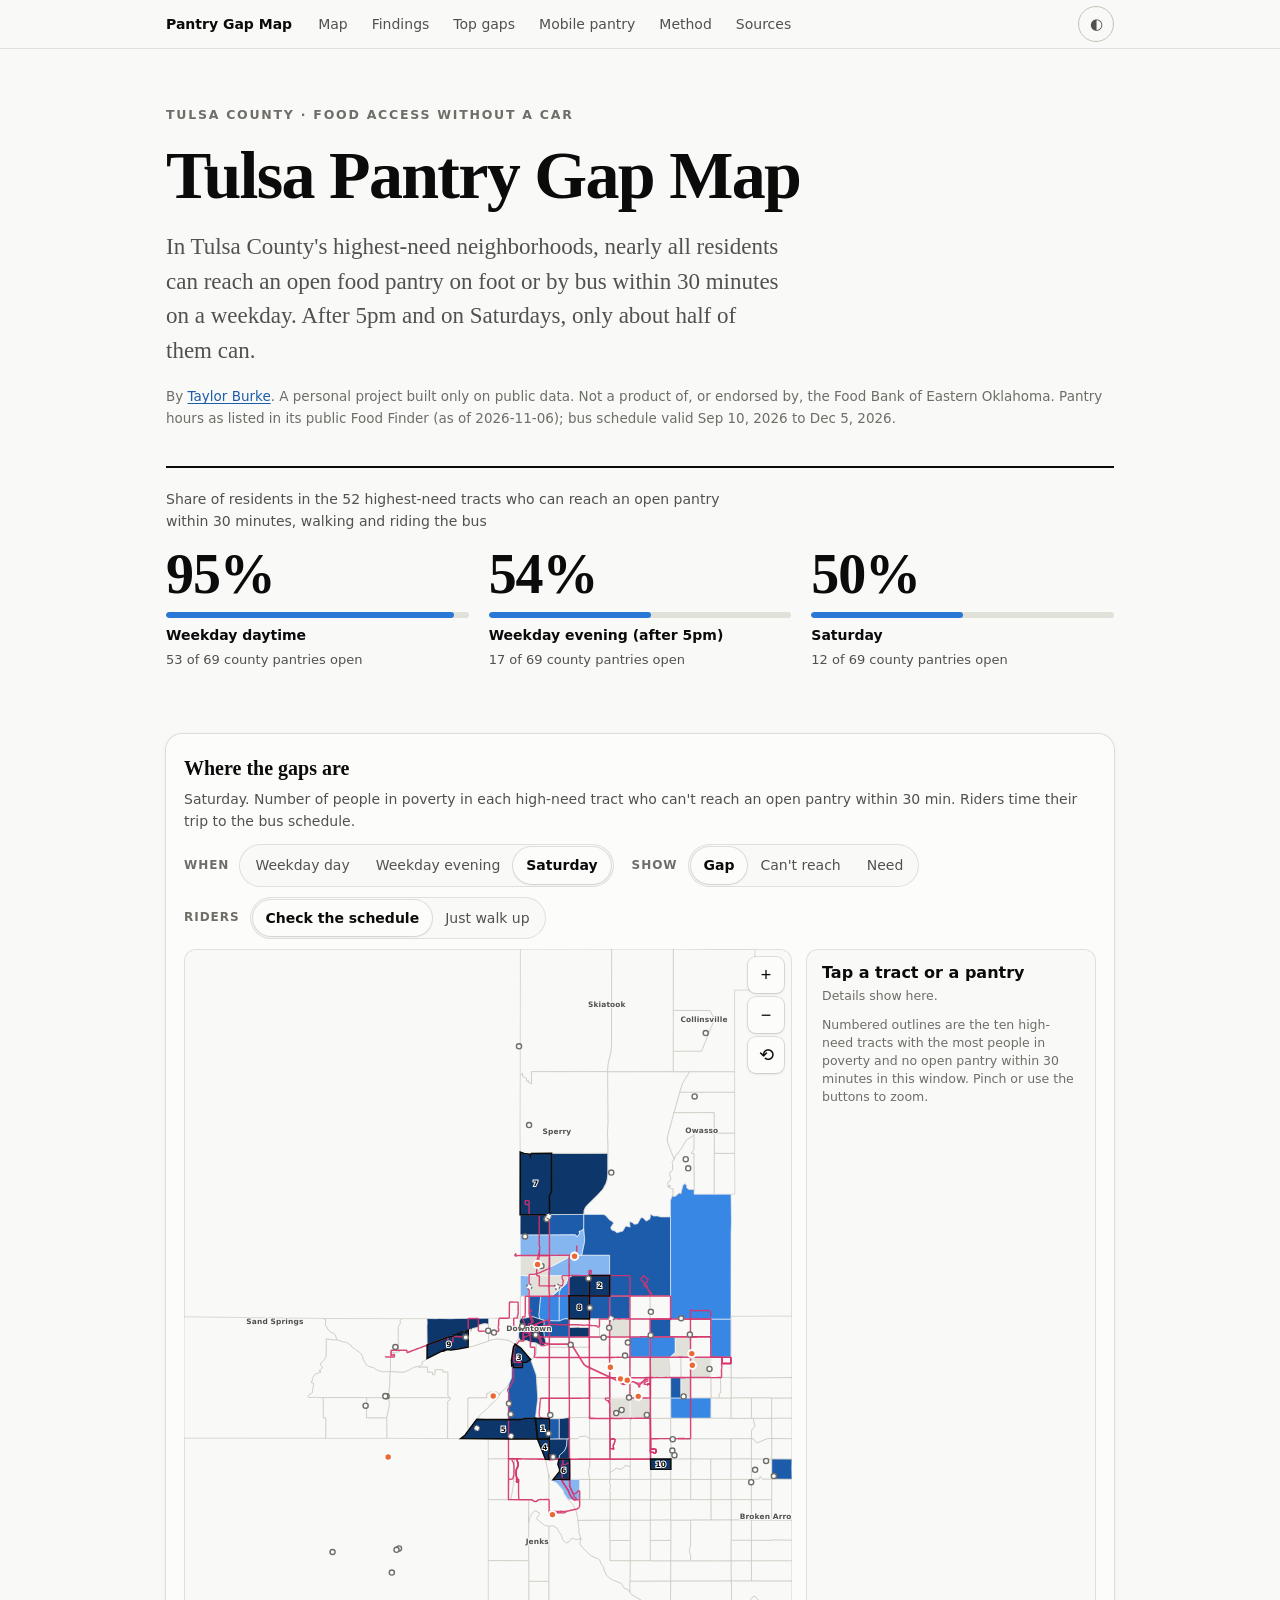
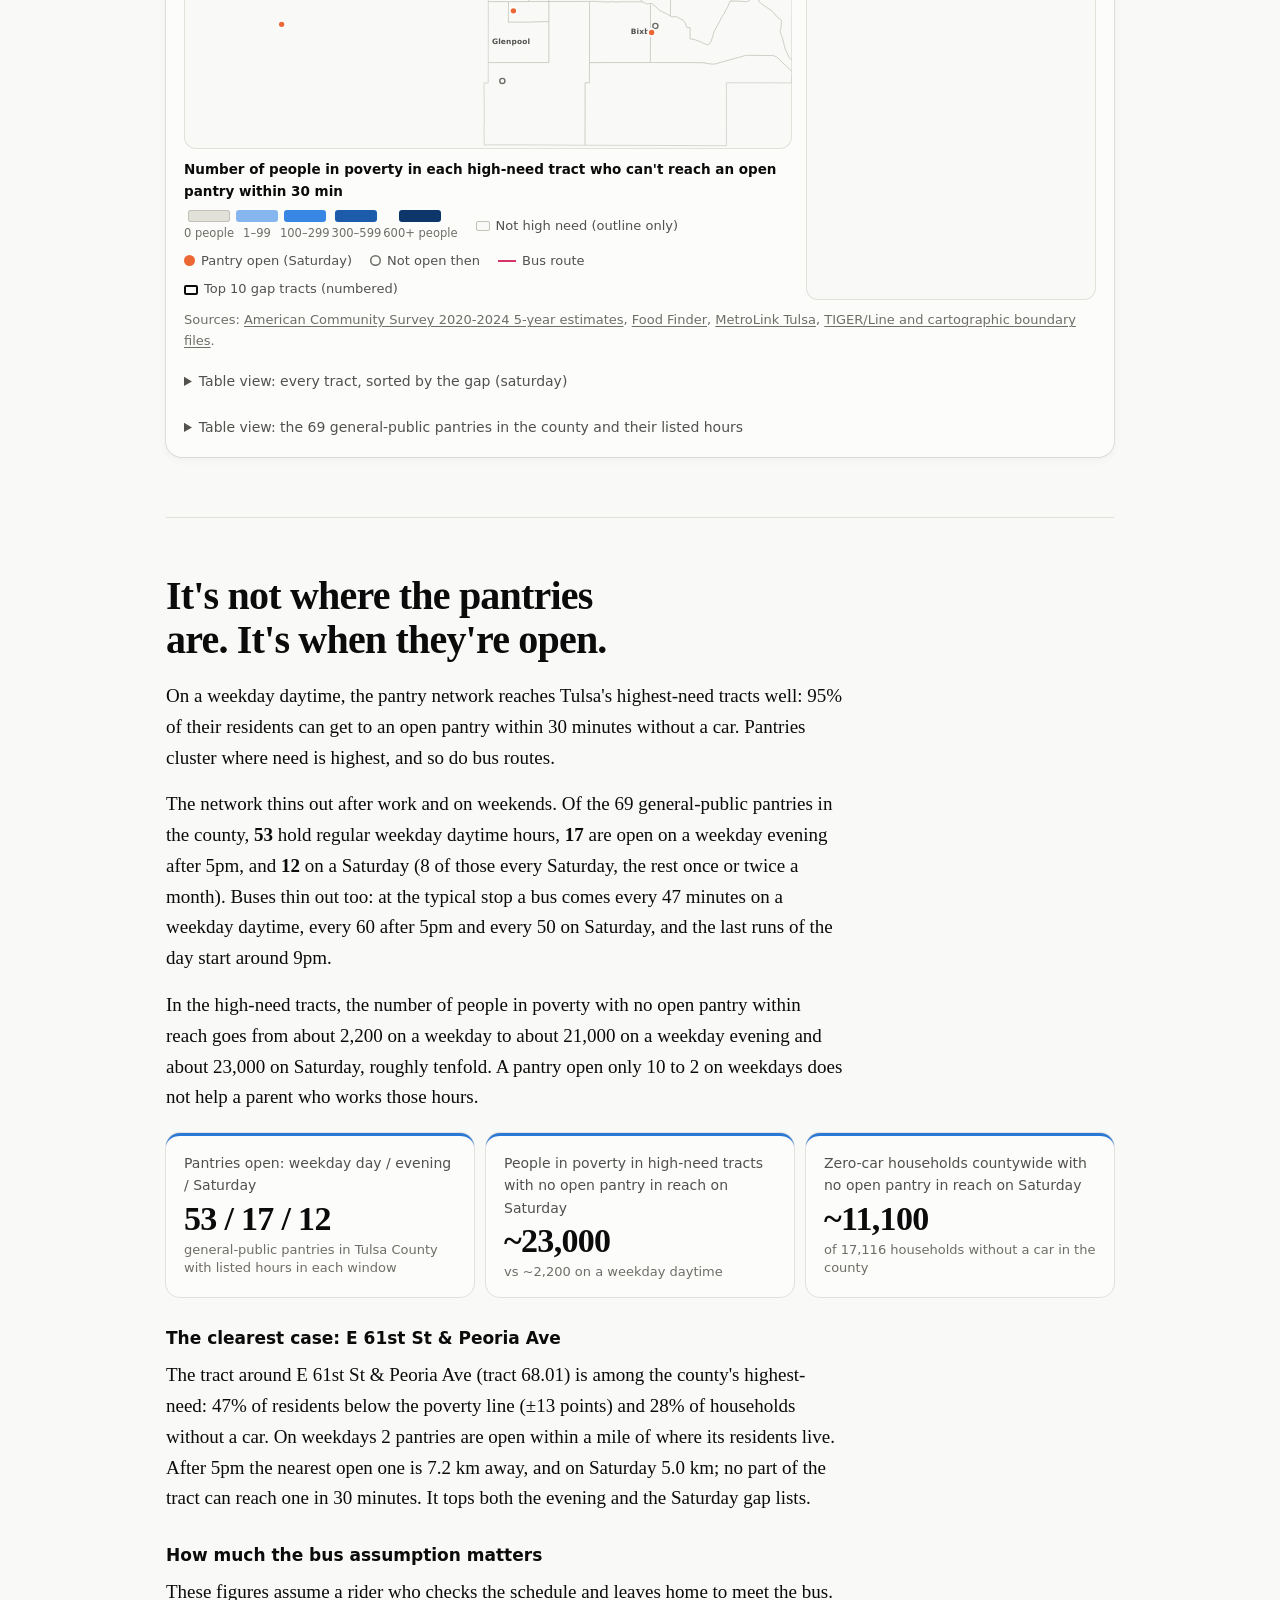
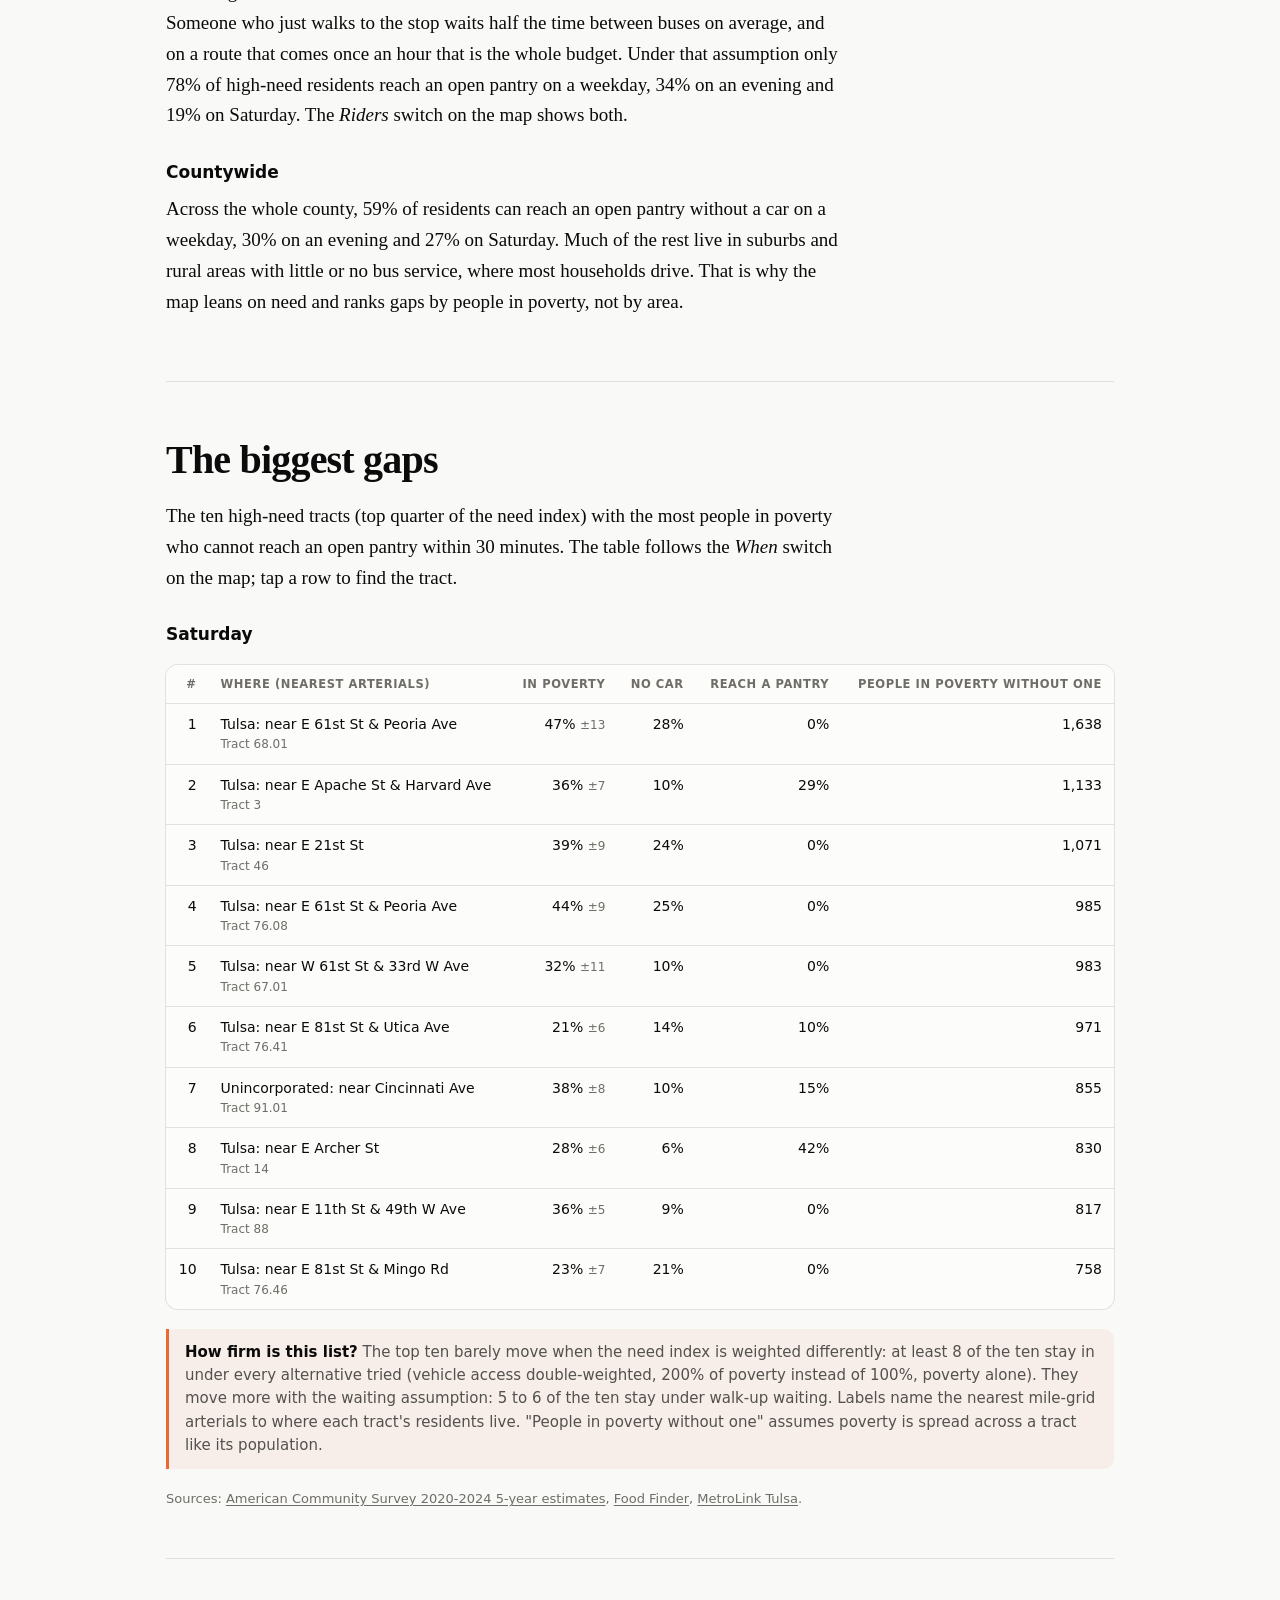
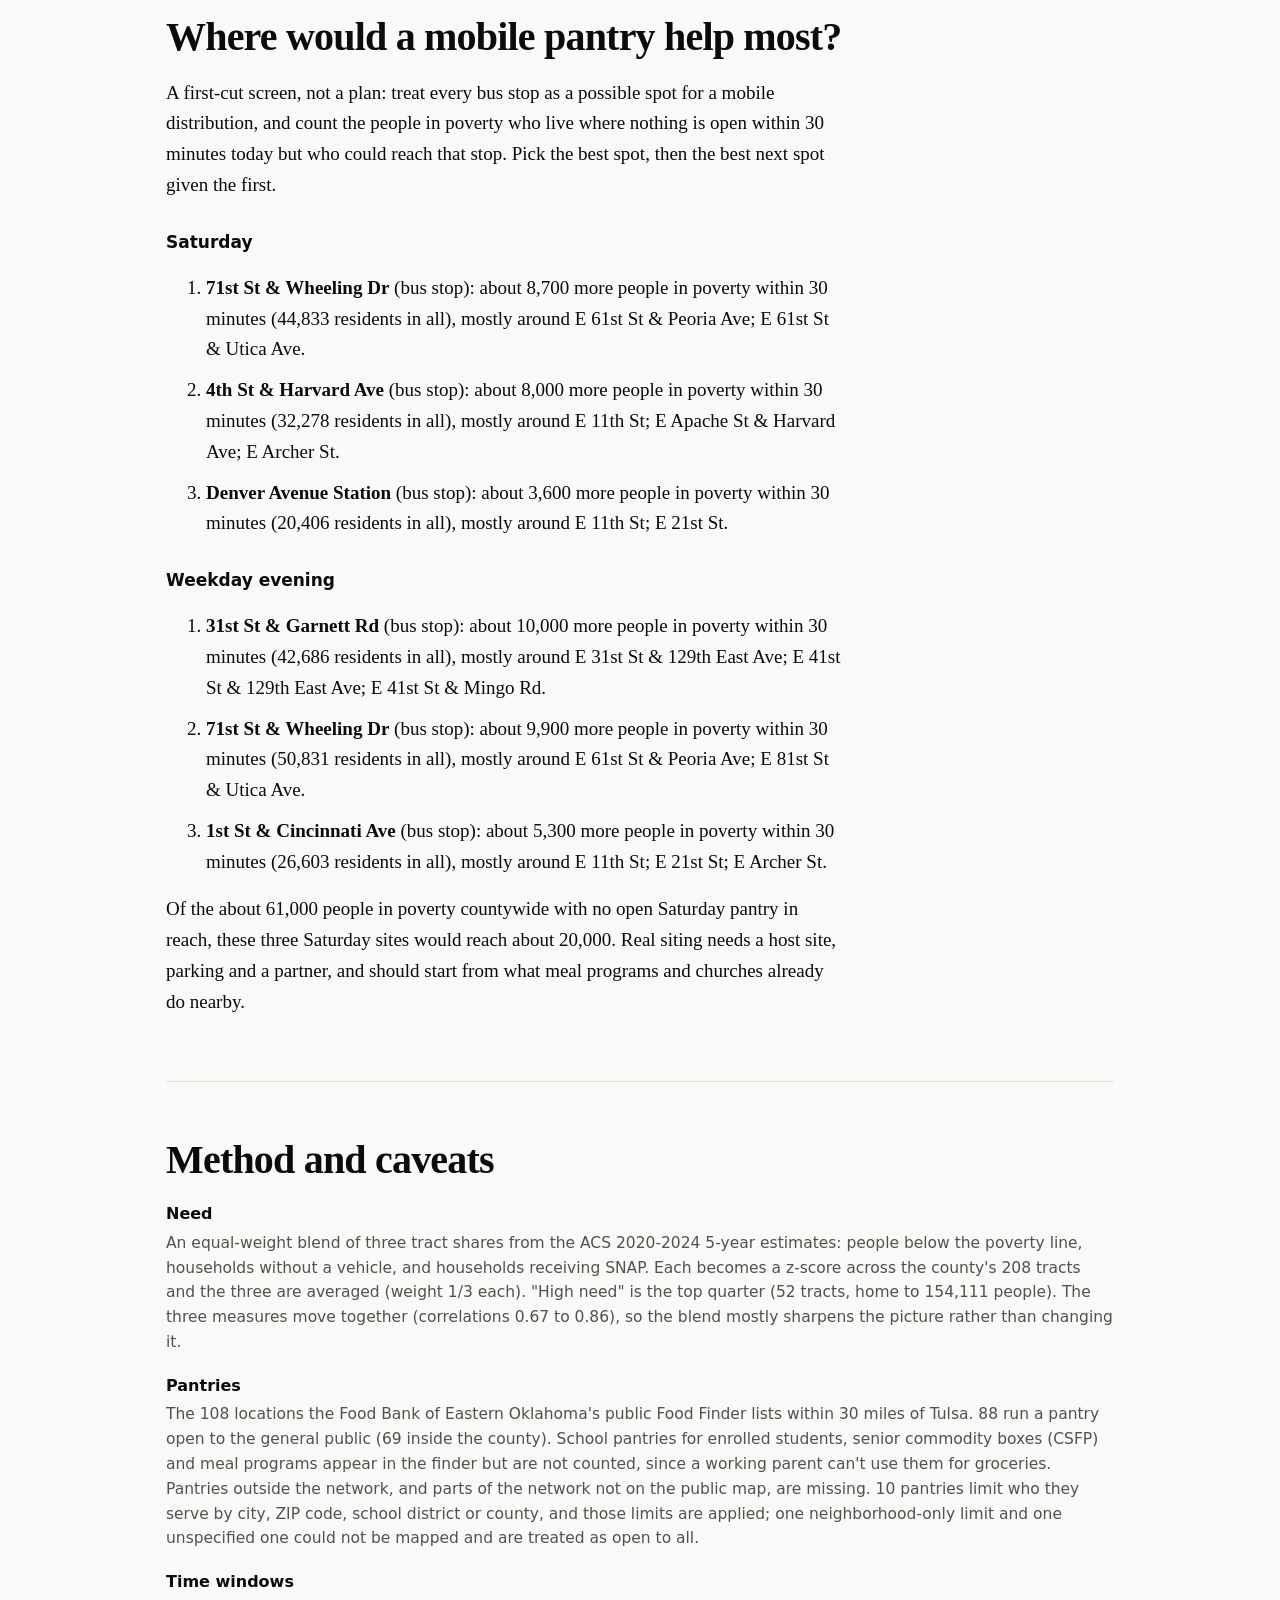
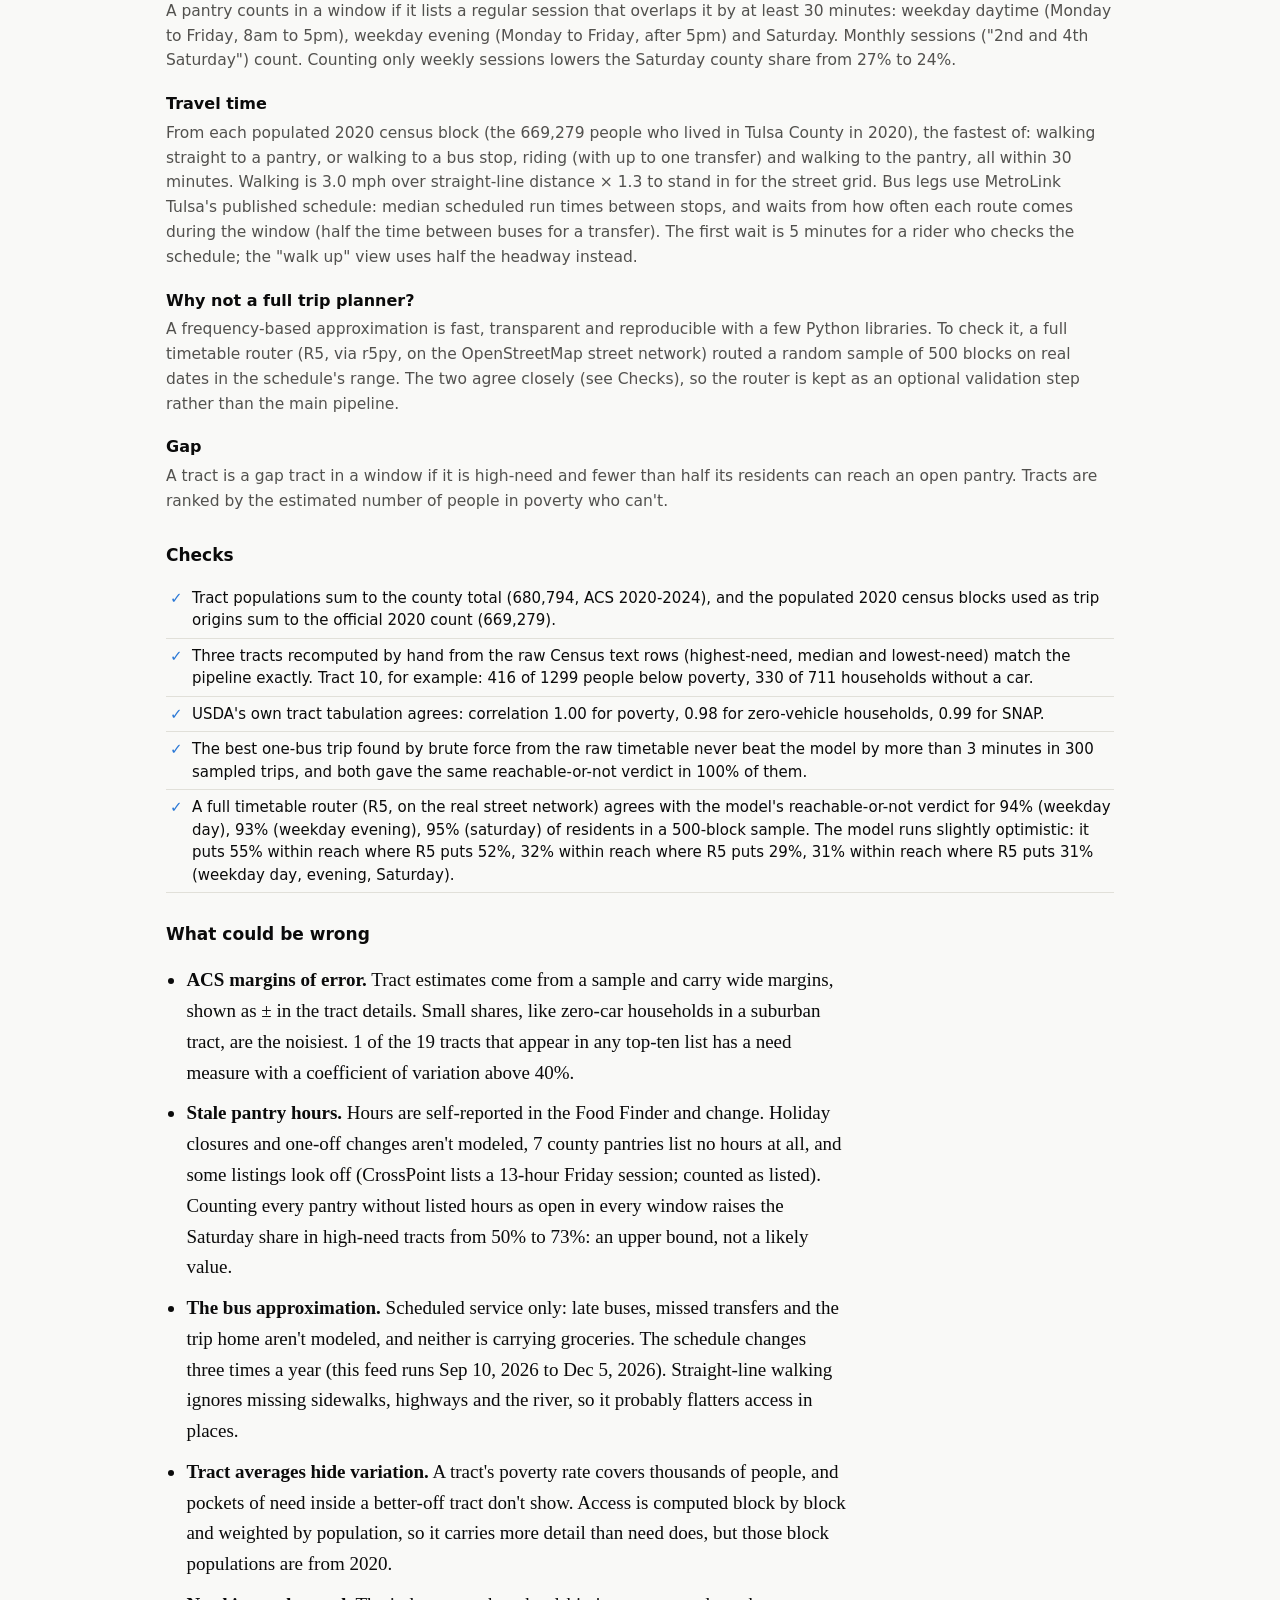
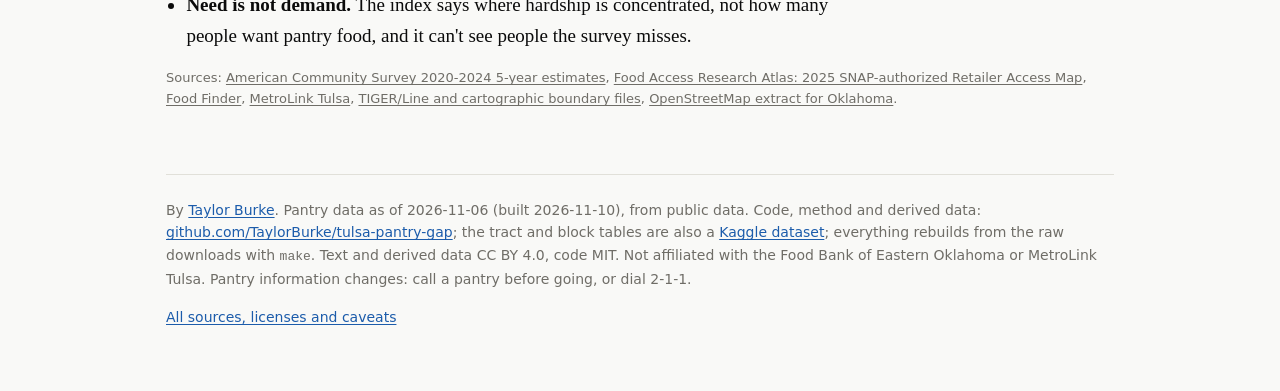
<file: site/classic/index.html>
<!doctype html>
<html lang="en"><head><meta charset="utf-8"><meta name="viewport" content="width=device-width,initial-scale=1">
<title>Tulsa Pantry Gap Map</title>
<meta name="description" content="Where food need is high in Tulsa County but no pantry is open and reachable without a car, on weekdays, weekday evenings and Saturdays.">
<link rel="icon" href="data:,"><link rel="stylesheet" href="../assets/style.css">
</head><body>
<nav class="nav"><div class="nav-in"><a class="nav-home" href="#top">Pantry Gap Map</a>
<div class="nav-links"><a href="#map-sec">Map</a><a href="#findings">Findings</a><a href="#gaps">Top gaps</a><a href="#mobile">Mobile pantry</a><a href="#method">Method</a><a href="../sources.html">Sources</a></div>
<button id="theme" aria-label="Toggle dark mode" title="Toggle dark mode">◐</button></div></nav>
<div class="wrap" id="top">
<header class="mast">
<p class="eyebrow">Tulsa County · food access without a car</p>
<h1>Tulsa Pantry Gap Map</h1>
<p class="dek">In Tulsa County's highest-need neighborhoods, nearly all residents can reach an open food pantry on foot or by bus within 30 minutes on a weekday. After 5pm and on Saturdays, only about half of them can.</p>
<p class="byline">By <a href="https://www.taylorburke.me/">Taylor Burke</a>. A personal project built only on public data. Not a product of, or endorsed by, the Food Bank of Eastern Oklahoma. Pantry hours as listed in its public Food Finder (as of 2026-11-06); bus schedule valid Sep 10, 2026 to Dec 5, 2026.</p>
<div class="hero"><p class="hero-head">Share of residents in the 52 highest-need tracts who can reach an open pantry within 30 minutes, walking and riding the bus</p>
<div class="hero-stats"><div><div class="hs-val">95%</div><div class="meter" aria-hidden="true"><i style="width:95.1%"></i></div><div class="hs-lab">Weekday daytime</div><div class="hs-sub">53 of 69 county pantries open</div></div><div><div class="hs-val">54%</div><div class="meter" aria-hidden="true"><i style="width:53.5%"></i></div><div class="hs-lab">Weekday evening (after 5pm)</div><div class="hs-sub">17 of 69 county pantries open</div></div><div><div class="hs-val">50%</div><div class="meter" aria-hidden="true"><i style="width:50.1%"></i></div><div class="hs-lab">Saturday</div><div class="hs-sub">12 of 69 county pantries open</div></div></div></div>
</header>

<section class="part" id="map-sec" style="border-top:0;margin-top:0;padding-top:16px">
<figure id="map-fig"><figcaption class="title" id="map-title">Where the gaps are</figcaption>
<figcaption class="sub" id="map-sub"></figcaption>
<div class="controls">
<div class="ctl-group"><span class="ctl-lab">When</span><div class="seg" data-ctl="win" role="group" aria-label="Time window">
<button data-v="weekday_day" aria-pressed="false">Weekday day</button><button data-v="weekday_evening" aria-pressed="false">Weekday evening</button><button data-v="saturday" aria-pressed="true">Saturday</button></div></div>
<div class="ctl-group"><span class="ctl-lab">Show</span><div class="seg" data-ctl="layer" role="group" aria-label="Map layer">
<button data-v="gap" aria-pressed="true">Gap</button><button data-v="noaccess" aria-pressed="false">Can't reach</button><button data-v="need" aria-pressed="false">Need</button></div></div>
<div class="ctl-group"><span class="ctl-lab">Riders</span><div class="seg" data-ctl="wait" role="group" aria-label="Waiting assumption">
<button data-v="planned" aria-pressed="true">Check the schedule</button><button data-v="walk_up" aria-pressed="false">Just walk up</button></div></div>
</div>
<div class="map-layout"><div><div class="mapbox"><div id="map"></div>
<div class="zoom-btns"><button id="zin" aria-label="Zoom in">+</button><button id="zout" aria-label="Zoom out">−</button><button id="zreset" aria-label="Reset zoom">⟲</button></div></div>
<div class="legend" id="legend"></div></div>
<aside class="info" id="info" aria-live="polite"></aside></div>
<p class="src">Sources: <a href="../sources.html#acs">American Community Survey 2020-2024 5-year estimates</a>, <a href="../sources.html#fbeo_finder">Food Finder</a>, <a href="../sources.html#gtfs">MetroLink Tulsa</a>, <a href="../sources.html#tiger">TIGER/Line and cartographic boundary files</a>.</p>
<details class="table-view"><summary>Table view: every tract, sorted by the gap (<span id="tract-table-win"></span>)</summary>
<div class="table-wrap"><table class="data" id="tract-table"><thead><tr><th>Where</th><th class="num">Poverty</th><th class="num">No car</th><th class="num">SNAP</th><th class="num">Reach a pantry</th><th class="num">People in poverty without one</th></tr></thead><tbody></tbody></table></div></details>
<details class="table-view"><summary>Table view: the 69 general-public pantries in the county and their listed hours</summary>
<div class="table-wrap"><table class="data"><thead><tr><th>Pantry</th><th>Listed hours</th><th class="num">Wkday</th><th class="num">Eve</th><th class="num">Sat</th></tr></thead><tbody><tr><td>Bixby Community Outreach Center<small style="display:block;color:var(--muted)">77 E Breckenridge Ave., Bixby</small></td><td>Tue 8:30am-3:30pm; Wed 8:30am-3:30pm; Thu 8:30am-3:30pm</td><td class="num">●</td><td class="num"></td><td class="num"></td></tr><tr><td>St Clements Community Outreach<small style="display:block;color:var(--muted)">15501 S Memorial Dr, Bixby</small></td><td>Tue 9am-11am; Thu 9am-11am; Sat 9am-10am (1st)</td><td class="num">●</td><td class="num"></td><td class="num">●</td></tr><tr><td>Arms Around BA<small style="display:block;color:var(--muted)">840 S Elm Place, Broken Arrow</small></td><td>Mon 10am-3pm; Mon 6pm-8pm; Wed 10am-3pm; Fri 10am-3pm</td><td class="num">●</td><td class="num">●</td><td class="num"></td></tr><tr><td>Broken Arrow Church of Christ Food Pantry<small style="display:block;color:var(--muted)">505 E Kenosha, Broken Arrow</small></td><td>Thu 11am-2pm</td><td class="num">●</td><td class="num"></td><td class="num"></td></tr><tr><td>Broken Arrow Neighbors<small style="display:block;color:var(--muted)">315 W College St, Broken Arrow</small></td><td>Mon 8am-4pm; Tue 8am-4pm; Wed 8am-4pm; Thu 8am-4pm; Fri 8am-2pm</td><td class="num">●</td><td class="num"></td><td class="num"></td></tr><tr><td>Catholic Charities / St. Anne<small style="display:block;color:var(--muted)">1012 E. Fort Worth, Broken Arrow</small></td><td>Tue 9am-1pm; Tue 6pm-8pm; Wed 9am-1pm; Thu 9am-1pm</td><td class="num">●</td><td class="num">●</td><td class="num"></td></tr><tr><td>Collinsville Church of Christ<small style="display:block;color:var(--muted)">111 S. 11th St., Collinsville</small></td><td>Wed 8am-11am (1st, 3rd)</td><td class="num">●</td><td class="num"></td><td class="num"></td></tr><tr><td>Mercy Mission II<small style="display:block;color:var(--muted)">114 E 147th St, Glenpool</small></td><td>Mon 12pm-3pm; Wed 12pm-3pm; Sat 10am-12pm</td><td class="num">●</td><td class="num"></td><td class="num">●</td></tr><tr><td>Jenks Community Food Bank<small style="display:block;color:var(--muted)">324 W Aquarium Pl, Jenks</small></td><td>Wed 10am-12pm; Sat 10am-12pm</td><td class="num">●</td><td class="num"></td><td class="num">●</td></tr><tr><td>Triumph Worship Center<small style="display:block;color:var(--muted)">2125 W 181st Str, Mounds</small></td><td>Tue 2pm-6:30pm (1st, 2nd, 3rd)</td><td class="num">●</td><td class="num">●</td><td class="num"></td></tr><tr><td>Neighbors in Need<small style="display:block;color:var(--muted)">708 N Main, Owasso</small></td><td>Tue 8:30am-10:30am</td><td class="num">●</td><td class="num"></td><td class="num"></td></tr><tr><td>Owasso Community Resources<small style="display:block;color:var(--muted)">109 N. Birch, Suite 109, Owasso</small></td><td>Mon 11am-2pm; Tue 11am-2pm; Wed 11am-2pm; Thu 11am-2pm; Fri 11am-2pm</td><td class="num">●</td><td class="num"></td><td class="num"></td></tr><tr><td>The Mission Center<small style="display:block;color:var(--muted)">11341 N. Garnett Rd., Owasso</small></td><td>Mon 11am-3pm; Tue 11am-3pm; Tue 6:30pm-8pm (3rd); Wed 11am-3pm; Thu 11am-3pm</td><td class="num">●</td><td class="num">●</td><td class="num"></td></tr><tr><td>Church that Matters<small style="display:block;color:var(--muted)">3 W. 41st St., Sand Springs</small></td><td>Thu 10am-12pm</td><td class="num">●</td><td class="num"></td><td class="num"></td></tr><tr><td>CrossPoint<small style="display:block;color:var(--muted)">4600 S 129th West Ave, Sand Springs</small></td><td>Mon 8am-3pm; Tue 8am-3pm; Wed 8am-3pm; Thu 8am-3pm; Fri 10am-11pm</td><td class="num">●</td><td class="num">●</td><td class="num"></td></tr><tr><td>MatterMart<small style="display:block;color:var(--muted)">4010 S 113th W Ave, Sand Springs</small></td><td>Mon 10am-2pm; Wed 10am-2pm; Fri 5pm-8pm</td><td class="num">●</td><td class="num">●</td><td class="num"></td></tr><tr><td>Sand Springs Community Services, Inc.<small style="display:block;color:var(--muted)">114 W 4th St, Sand Springs</small></td><td>Mon 10am-2:30pm; Tue 10am-2:30pm; Wed 10am-2:30pm; Thu 10am-2:30pm; Fri 9am-12pm</td><td class="num">●</td><td class="num"></td><td class="num"></td></tr><tr><td>Cornerstone Church<small style="display:block;color:var(--muted)">7770 N Whirlpool Dr, Sperry</small></td><td>Sun 12:30pm-2pm</td><td class="num"></td><td class="num"></td><td class="num"></td></tr><tr><td>Dividing  Bread Ministry / Sperry<small style="display:block;color:var(--muted)">217 S First St, Sperry</small></td><td>Mon 5pm-7pm; Thu 11am-2pm</td><td class="num">●</td><td class="num">●</td><td class="num"></td></tr><tr><td>Braden Park Baptist Church<small style="display:block;color:var(--muted)">4739 E 5th St, Tulsa</small></td><td>Wed 5pm-6:30pm</td><td class="num"></td><td class="num">●</td><td class="num"></td></tr><tr><td>COSMO CENTER (Church of Saint Mary Outreach)<small style="display:block;color:var(--muted)">1319 E 49th Pl, Tulsa</small></td><td>Tue 9:30am-3pm; Wed 9:30am-3pm; Thu 9:30am-3pm</td><td class="num">●</td><td class="num"></td><td class="num"></td></tr><tr><td>Candy House Kidz LLC<small style="display:block;color:var(--muted)">1019 E 54th St. N., Tulsa</small></td><td>Mon 10am-2pm; Tue 10am-2pm; Wed 10am-2pm; Thu 10am-2pm</td><td class="num">●</td><td class="num"></td><td class="num"></td></tr><tr><td>Care and Share Food Pantry<small style="display:block;color:var(--muted)">1019 E 54th St North, Tulsa</small></td><td>Mon 8am-4pm</td><td class="num">●</td><td class="num"></td><td class="num"></td></tr><tr><td>Catholic Charities / Tulsa<small style="display:block;color:var(--muted)">2450 N Harvard, Tulsa</small></td><td>Mon 8:30am-4:30pm; Tue 8:30am-6:30pm; Wed 8:30am-4:30pm; Thu 8:30am-4:30pm; Fri 8:30am-4:30pm</td><td class="num">●</td><td class="num">●</td><td class="num"></td></tr><tr><td>Christ For Humanity<small style="display:block;color:var(--muted)">6314 E 13th St, Tulsa</small></td><td>Mon 10am-4pm; Tue 10am-4pm; Wed 10am-4pm; Thu 10am-4pm</td><td class="num">●</td><td class="num"></td><td class="num"></td></tr><tr><td>Christview Christian Church<small style="display:block;color:var(--muted)">2525 S Garnett Rd, Tulsa</small></td><td>Sat 9am-10:30am (3rd)</td><td class="num"></td><td class="num"></td><td class="num">●</td></tr><tr><td>Church in Power<small style="display:block;color:var(--muted)">732 E 31st St North, Tulsa</small></td><td>Sun 11am-1pm; Wed 8:30am-9:15am; Fri 10:30am-12:30pm</td><td class="num">●</td><td class="num"></td><td class="num"></td></tr><tr><td>Church of the Resurrection Hope Food Pantry<small style="display:block;color:var(--muted)">4804 S Fulton Ave, Tulsa</small></td><td>Tue 9am-3pm; Wed 9am-3pm; Thu 9am-3pm</td><td class="num">●</td><td class="num"></td><td class="num"></td></tr><tr><td>Coffee Bunker<small style="display:block;color:var(--muted)">6365 E. 41st St., Tulsa</small></td><td>Tue 8am-5pm; Thu 8am-5pm</td><td class="num">●</td><td class="num"></td><td class="num"></td></tr><tr><td>Common Ground Church<small style="display:block;color:var(--muted)">7810 E 49th St, Tulsa</small></td><td>Mon 6pm-8pm</td><td class="num"></td><td class="num">●</td><td class="num"></td></tr><tr><td>FBC Tulsa / Caring Center South<small style="display:block;color:var(--muted)">6110 S 99th E Ave, Tulsa</small></td><td>Mon 9am-11am; Tue 9am-11am; Wed 9am-11am; Thu 9am-11am; Fri 9am-11am</td><td class="num">●</td><td class="num"></td><td class="num"></td></tr><tr><td>Faith Mission IGC<small style="display:block;color:var(--muted)">3210 S Norwood Ave, Suite A, Tulsa</small></td><td>Mon 9am-1pm (1st); Wed 5pm-7pm (1st, 2nd); Thu 3pm-6pm; Sat 2pm-4pm</td><td class="num">●</td><td class="num">●</td><td class="num">●</td></tr><tr><td>Food Pantry at Contact Church<small style="display:block;color:var(--muted)">1529 W 49th St, Tulsa</small></td><td>Thu 10am-12pm</td><td class="num">●</td><td class="num"></td><td class="num"></td></tr><tr><td>Harvest House<small style="display:block;color:var(--muted)">1439 E 71st St, Tulsa</small></td><td>Tue 1pm-4pm; Wed 10am-4pm</td><td class="num">●</td><td class="num"></td><td class="num"></td></tr><tr><td>Helping Hand Ministry<small style="display:block;color:var(--muted)">712 S Boston Suite 712, Tulsa</small></td><td>Mon 9am-12pm; Tue 9am-12pm</td><td class="num">●</td><td class="num"></td><td class="num"></td></tr><tr><td>Highland Park Christian Church<small style="display:block;color:var(--muted)">5717 E 32nd St, Tulsa</small></td><td>Sat 9am-11am (2nd, 4th)</td><td class="num"></td><td class="num"></td><td class="num">●</td></tr><tr><td>Iron Gate<small style="display:block;color:var(--muted)">501 West Archer, Tulsa</small></td><td>Hours not listed</td><td class="num"></td><td class="num"></td><td class="num"></td></tr><tr><td>Iron Gate<small style="display:block;color:var(--muted)">501 W. Archer, Tulsa</small></td><td>Mon 1pm-2:30pm; Wed 1pm-2:30pm; Fri 1pm-2:30pm</td><td class="num">●</td><td class="num"></td><td class="num"></td></tr><tr><td>Islamic Society of Tulsa<small style="display:block;color:var(--muted)">4630 S Irvington Ave, Tulsa</small></td><td>Sun 8am-10am</td><td class="num"></td><td class="num"></td><td class="num"></td></tr><tr><td>John 3:16 Mission Inc.<small style="display:block;color:var(--muted)">2027 N. MLK Jr. Blvd., Tulsa</small></td><td>Hours not listed</td><td class="num"></td><td class="num"></td><td class="num"></td></tr><tr><td>Kendall Whittier Food Pantry<small style="display:block;color:var(--muted)">Delivery for Kendall Whittier area, Tulsa</small></td><td>Mon 12pm-3pm; Tue 12pm-3pm; Wed 12pm-3pm; Thu 12pm-3pm; Fri 12pm-3pm</td><td class="num">●</td><td class="num"></td><td class="num"></td></tr><tr><td>Kingdom of Faith &amp; Deliverance<small style="display:block;color:var(--muted)">5470 N Peoria, Tulsa</small></td><td>Hours not listed</td><td class="num"></td><td class="num"></td><td class="num"></td></tr><tr><td>La Cosecha (The Harvest)<small style="display:block;color:var(--muted)">10811 E 41st St, Tulsa</small></td><td>Thu 8:30am-1pm</td><td class="num">●</td><td class="num"></td><td class="num"></td></tr><tr><td>Living Word International Church<small style="display:block;color:var(--muted)">2545 S Yale Ave, Tulsa</small></td><td>Wed 4pm-6pm; Sat 2pm-4pm</td><td class="num">●</td><td class="num">●</td><td class="num">●</td></tr><tr><td>Loaves and Fishes<small style="display:block;color:var(--muted)">11321 E 19th St, Tulsa</small></td><td>Tue 10am-10:30am; Wed 10am-10:30am; Sat 10am-10:30am</td><td class="num">●</td><td class="num"></td><td class="num">●</td></tr><tr><td>Manna House Ministries<small style="display:block;color:var(--muted)">4921 E Admiral Pl, Tulsa</small></td><td>Hours not listed</td><td class="num"></td><td class="num"></td><td class="num"></td></tr><tr><td>Memorial Drive Church of Christ Food Pantry<small style="display:block;color:var(--muted)">911 S Memorial Drive, Tulsa</small></td><td>Tue 1pm-3pm; Tue 7pm-8:15pm</td><td class="num">●</td><td class="num">●</td><td class="num"></td></tr><tr><td>Mobile Missions Network<small style="display:block;color:var(--muted)">2821 W. 40th St., Tulsa</small></td><td>Sat 9am-12pm</td><td class="num"></td><td class="num"></td><td class="num">●</td></tr><tr><td>Neighbors Along The Line<small style="display:block;color:var(--muted)">5000 Charles Page Blvd, Tulsa</small></td><td>Mon 1pm-4pm; Tue 1pm-4pm; Wed 3pm-6pm; Thu 1pm-6pm</td><td class="num">●</td><td class="num">●</td><td class="num"></td></tr><tr><td>New Jerusalem Baptist Church<small style="display:block;color:var(--muted)">3427 N Birmingham Ave, Tulsa</small></td><td>Sat 9am-11am</td><td class="num"></td><td class="num"></td><td class="num">●</td></tr><tr><td>Nueva Esperanza UMC<small style="display:block;color:var(--muted)">1027 N Harvard Ave, Tulsa</small></td><td>Wed 2:30pm-6pm (2nd, 4th)</td><td class="num">●</td><td class="num">●</td><td class="num"></td></tr><tr><td>Oklahoma Family Empowerment Center<small style="display:block;color:var(--muted)">1020 S Garnett Rd, Tulsa</small></td><td>Mon 9am-2pm; Tue 9am-2pm; Wed 9am-2pm; Thu 9am-2pm</td><td class="num">●</td><td class="num"></td><td class="num"></td></tr><tr><td>Restore Hope Ministries, Inc.<small style="display:block;color:var(--muted)">2960 Charles Page Blvd, Tulsa</small></td><td>Mon 12:30pm-3:30pm; Tue 12:30pm-3:30pm</td><td class="num">●</td><td class="num"></td><td class="num"></td></tr><tr><td>Restore Hope Ministries/South<small style="display:block;color:var(--muted)">6910 S 101st E Ave, Tulsa</small></td><td>Wed 12:30pm-3:30pm; Thu 12:30pm-3:30pm</td><td class="num">●</td><td class="num"></td><td class="num"></td></tr><tr><td>S.T.E.P.S. Resource Center<small style="display:block;color:var(--muted)">4301 S Union, Tulsa</small></td><td>Tue 12:30pm-2:30pm; Thu 12:30pm-2:30pm</td><td class="num">●</td><td class="num"></td><td class="num"></td></tr><tr><td>Sandusky Ave. Christian Church<small style="display:block;color:var(--muted)">4424 E. 11th, Tulsa</small></td><td>Sun 12pm-1:30pm (3rd)</td><td class="num"></td><td class="num"></td><td class="num"></td></tr><tr><td>South Peoria Neighborhood Connection Foundation<small style="display:block;color:var(--muted)">5780 S Peoria Ave, Tulsa</small></td><td>Mon 9am-3pm; Tue 9am-3pm; Wed 9am-3pm; Thu 9am-3pm; Fri 9am-12:30pm</td><td class="num">●</td><td class="num"></td><td class="num"></td></tr><tr><td>St Thomas More Food Pantry<small style="display:block;color:var(--muted)">2720 S. 129th E Ave, Tulsa</small></td><td>Fri 10am-12pm (1st, 3rd)</td><td class="num">●</td><td class="num"></td><td class="num"></td></tr><tr><td>St. Andrew Community Mission Program Inc.<small style="display:block;color:var(--muted)">3115 N Garrison Ave, Tulsa</small></td><td>Sun 11:30am-12:30pm; Mon 8am-5pm; Wed 6:30pm-7:30pm; Sat 10am-1pm (3rd)</td><td class="num">●</td><td class="num">●</td><td class="num">●</td></tr><tr><td>St. Mark&#x27;s United Methodist Church<small style="display:block;color:var(--muted)">10513 E Admiral Pl, Tulsa</small></td><td>Thu 10am-12pm</td><td class="num">●</td><td class="num"></td><td class="num"></td></tr><tr><td>Templo Cristiano<small style="display:block;color:var(--muted)">6767 S Mingo Rd., Tulsa</small></td><td>Tue 1pm-5pm</td><td class="num">●</td><td class="num"></td><td class="num"></td></tr><tr><td>The Ministry Center<small style="display:block;color:var(--muted)">312 S 33rd West Ave, Tulsa</small></td><td>Tue 9:30am-12:30pm; Wed 9:30am-12:30pm; Thu 9:30am-12:30pm</td><td class="num">●</td><td class="num"></td><td class="num"></td></tr><tr><td>True Vine Outreach<small style="display:block;color:var(--muted)">7039 E. 40th Street, Tulsa</small></td><td>Sun 12:30pm-2pm; Fri 10am-1pm; Sat 10am-1pm</td><td class="num">●</td><td class="num"></td><td class="num">●</td></tr><tr><td>Tulsa Community Service Center<small style="display:block;color:var(--muted)">2015 S. Lakewood Ave. #A-B, Tulsa</small></td><td>Wed 3pm-5pm</td><td class="num">●</td><td class="num"></td><td class="num"></td></tr><tr><td>Tulsa Dream Center<small style="display:block;color:var(--muted)">200 West 46th St N, Tulsa</small></td><td>Tue 1pm-3pm; Tue 7pm-8:15pm</td><td class="num">●</td><td class="num">●</td><td class="num"></td></tr><tr><td>Tulsa Dream Center West<small style="display:block;color:var(--muted)">4122 W. 55th Pl., Tulsa</small></td><td>Hours not listed</td><td class="num"></td><td class="num"></td><td class="num"></td></tr><tr><td>Tulsa Housing Authority - Parkview Terrace<small style="display:block;color:var(--muted)">1615 W 59th St, Tulsa</small></td><td>Hours not listed</td><td class="num"></td><td class="num"></td><td class="num"></td></tr><tr><td>Tulsa Housing Authority - Seminole Hills<small style="display:block;color:var(--muted)">1624 E Virgin St, Tulsa</small></td><td>Hours not listed</td><td class="num"></td><td class="num"></td><td class="num"></td></tr><tr><td>Walter&#x27;s Way Foundation<small style="display:block;color:var(--muted)">573 N Memorial Dr., Tulsa</small></td><td>Wed 9am-12pm</td><td class="num">●</td><td class="num"></td><td class="num"></td></tr></tbody></table></div></details>
</figure>
</section>

<section class="part" id="findings"><h2>It's not where the pantries are. It's when they're open.</h2>
<div class="prose">
<p class="lede">On a weekday daytime, the pantry network reaches Tulsa's highest-need tracts well: 95% of their residents can get to an open pantry within 30 minutes without a car. Pantries cluster where need is highest, and so do bus routes.</p>
<p>The network thins out after work and on weekends. Of the 69 general-public pantries in the county, <strong>53</strong> hold regular weekday daytime hours, <strong>17</strong> are open on a weekday evening after 5pm, and <strong>12</strong> on a Saturday (8 of those every Saturday, the rest once or twice a month). Buses thin out too: at the typical stop a bus comes every 47 minutes on a weekday daytime, every 60 after 5pm and every 50 on Saturday, and the last runs of the day start around 9pm.</p>
<p>In the high-need tracts, the number of people in poverty with no open pantry within reach goes from about 2,200 on a weekday to about 21,000 on a weekday evening and about 23,000 on Saturday, roughly tenfold. A pantry open only 10 to 2 on weekdays does not help a parent who works those hours.</p>
</div>
<div class="kpis">
<div class="tile"><div class="lab">Pantries open: weekday day / evening / Saturday</div><div class="val">53 / 17 / 12</div><div class="sub">general-public pantries in Tulsa County with listed hours in each window</div></div>
<div class="tile"><div class="lab">People in poverty in high-need tracts with no open pantry in reach on Saturday</div><div class="val">~23,000</div><div class="sub">vs ~2,200 on a weekday daytime</div></div>
<div class="tile"><div class="lab">Zero-car households countywide with no open pantry in reach on Saturday</div><div class="val">~11,100</div><div class="sub">of 17,116 households without a car in the county</div></div>
</div>
<div class="prose">
<h3>The clearest case: E 61st St &amp; Peoria Ave</h3>
<p>The tract around E 61st St &amp; Peoria Ave (tract 68.01) is among the county's highest-need: 47% of residents below the poverty line (±13 points) and 28% of households without a car. On weekdays 2 pantries are open within a mile of where its residents live. After 5pm the nearest open one is 7.2 km away, and on Saturday 5.0 km; no part of the tract can reach one in 30 minutes. It tops both the evening and the Saturday gap lists.</p>
<h3>How much the bus assumption matters</h3>
<p>These figures assume a rider who checks the schedule and leaves home to meet the bus. Someone who just walks to the stop waits half the time between buses on average, and on a route that comes once an hour that is the whole budget. Under that assumption only 78% of high-need residents reach an open pantry on a weekday, 34% on an evening and 19% on Saturday. The <em>Riders</em> switch on the map shows both.</p>
<h3>Countywide</h3>
<p>Across the whole county, 59% of residents can reach an open pantry without a car on a weekday, 30% on an evening and 27% on Saturday. Much of the rest live in suburbs and rural areas with little or no bus service, where most households drive. That is why the map leans on need and ranks gaps by people in poverty, not by area.</p>
</div>
</section>

<section class="part" id="gaps"><h2>The biggest gaps</h2>
<div class="prose"><p>The ten high-need tracts (top quarter of the need index) with the most people in poverty who cannot reach an open pantry within 30 minutes. The table follows the <em>When</em> switch on the map; tap a row to find the tract.</p></div>
<div data-win-panel="weekday_day" hidden><h3>Weekday daytime</h3><div class="table-wrap"><table class="data"><thead><tr><th class="num">#</th><th>Where (nearest arterials)</th><th class="num">In poverty</th><th class="num">No car</th><th class="num">Reach a pantry</th><th class="num">People in poverty without one</th></tr></thead><tbody><tr data-geoid="40143006701" tabindex="0"><td class="num">1</td><td class="where">Tulsa: near W 61st St &amp; 33rd W Ave<small>Tract 67.01</small></td><td class="num">32% <span class="moe">±11</span></td><td class="num">10%</td><td class="num">47%</td><td class="num">517</td></tr><tr data-geoid="40143009104" tabindex="0"><td class="num">2</td><td class="where">Unincorporated: near E 66th St N &amp; Lewis Ave<small>Tract 91.04 <span class="flag">wide margins</span></small></td><td class="num">24% <span class="moe">±7</span></td><td class="num">4%</td><td class="num">29%</td><td class="num">430</td></tr><tr data-geoid="40143008001" tabindex="0"><td class="num">3</td><td class="where">Tulsa: near E 46th St N &amp; Lewis Ave<small>Tract 80.01</small></td><td class="num">46% <span class="moe">±15</span></td><td class="num">21%</td><td class="num">62%</td><td class="num">275</td></tr><tr data-geoid="40143011300" tabindex="0"><td class="num">4</td><td class="where">Tulsa: near E Apache St &amp; Yale Ave<small>Tract 113</small></td><td class="num">28% <span class="moe">±10</span></td><td class="num">7%</td><td class="num">75%</td><td class="num">190</td></tr><tr data-geoid="40143005900" tabindex="0"><td class="num">5</td><td class="where">Tulsa: near E Pine St &amp; Garnett Rd<small>Tract 59</small></td><td class="num">25% <span class="moe">±9</span></td><td class="num">18%</td><td class="num">75%</td><td class="num">161</td></tr><tr data-geoid="40143009101" tabindex="0"><td class="num">6</td><td class="where">Unincorporated: near Cincinnati Ave<small>Tract 91.01</small></td><td class="num">38% <span class="moe">±8</span></td><td class="num">10%</td><td class="num">85%</td><td class="num">152</td></tr><tr data-geoid="40143007311" tabindex="0"><td class="num">7</td><td class="where">Tulsa: near E 21st St<small>Tract 73.11</small></td><td class="num">36% <span class="moe">±14</span></td><td class="num">8%</td><td class="num">85%</td><td class="num">145</td></tr><tr data-geoid="40143005700" tabindex="0"><td class="num">8</td><td class="where">Tulsa: near E 46th St N &amp; Peoria Ave<small>Tract 57</small></td><td class="num">26% <span class="moe">±6</span></td><td class="num">10%</td><td class="num">84%</td><td class="num">94</td></tr><tr data-geoid="40143007646" tabindex="0"><td class="num">9</td><td class="where">Tulsa: near E 81st St &amp; Mingo Rd<small>Tract 76.46</small></td><td class="num">23% <span class="moe">±7</span></td><td class="num">21%</td><td class="num">88%</td><td class="num">90</td></tr><tr data-geoid="40143001600" tabindex="0"><td class="num">10</td><td class="where">Tulsa: near E Archer St<small>Tract 16</small></td><td class="num">34% <span class="moe">±9</span></td><td class="num">7%</td><td class="num">96%</td><td class="num">65</td></tr></tbody></table></div></div><div data-win-panel="weekday_evening" hidden><h3>Weekday evening (after 5pm)</h3><div class="table-wrap"><table class="data"><thead><tr><th class="num">#</th><th>Where (nearest arterials)</th><th class="num">In poverty</th><th class="num">No car</th><th class="num">Reach a pantry</th><th class="num">People in poverty without one</th></tr></thead><tbody><tr data-geoid="40143006801" tabindex="0"><td class="num">1</td><td class="where">Tulsa: near E 61st St &amp; Peoria Ave<small>Tract 68.01</small></td><td class="num">47% <span class="moe">±13</span></td><td class="num">28%</td><td class="num">0%</td><td class="num">1,638</td></tr><tr data-geoid="40143007306" tabindex="0"><td class="num">2</td><td class="where">Tulsa: near E 31st St &amp; 129th East Ave<small>Tract 73.06</small></td><td class="num">34% <span class="moe">±9</span></td><td class="num">8%</td><td class="num">25%</td><td class="num">1,409</td></tr><tr data-geoid="40143009008" tabindex="0"><td class="num">3</td><td class="where">Tulsa: near E 41st St &amp; Mingo Rd<small>Tract 90.08</small></td><td class="num">33% <span class="moe">±7</span></td><td class="num">20%</td><td class="num">0%</td><td class="num">1,151</td></tr><tr data-geoid="40143007641" tabindex="0"><td class="num">4</td><td class="where">Tulsa: near E 81st St &amp; Utica Ave<small>Tract 76.41</small></td><td class="num">21% <span class="moe">±6</span></td><td class="num">14%</td><td class="num">0%</td><td class="num">1,079</td></tr><tr data-geoid="40143004600" tabindex="0"><td class="num">5</td><td class="where">Tulsa: near E 21st St<small>Tract 46</small></td><td class="num">39% <span class="moe">±9</span></td><td class="num">24%</td><td class="num">0%</td><td class="num">1,071</td></tr><tr data-geoid="40143007608" tabindex="0"><td class="num">6</td><td class="where">Tulsa: near E 61st St &amp; Peoria Ave<small>Tract 76.08</small></td><td class="num">44% <span class="moe">±9</span></td><td class="num">25%</td><td class="num">0%</td><td class="num">985</td></tr><tr data-geoid="40143006701" tabindex="0"><td class="num">7</td><td class="where">Tulsa: near W 61st St &amp; 33rd W Ave<small>Tract 67.01</small></td><td class="num">32% <span class="moe">±11</span></td><td class="num">10%</td><td class="num">0%</td><td class="num">983</td></tr><tr data-geoid="40143007311" tabindex="0"><td class="num">8</td><td class="where">Tulsa: near E 21st St<small>Tract 73.11</small></td><td class="num">36% <span class="moe">±14</span></td><td class="num">8%</td><td class="num">0%</td><td class="num">951</td></tr><tr data-geoid="40143009101" tabindex="0"><td class="num">9</td><td class="where">Unincorporated: near Cincinnati Ave<small>Tract 91.01</small></td><td class="num">38% <span class="moe">±8</span></td><td class="num">10%</td><td class="num">15%</td><td class="num">855</td></tr><tr data-geoid="40143007646" tabindex="0"><td class="num">10</td><td class="where">Tulsa: near E 81st St &amp; Mingo Rd<small>Tract 76.46</small></td><td class="num">23% <span class="moe">±7</span></td><td class="num">21%</td><td class="num">0%</td><td class="num">758</td></tr></tbody></table></div></div><div data-win-panel="saturday"><h3>Saturday</h3><div class="table-wrap"><table class="data"><thead><tr><th class="num">#</th><th>Where (nearest arterials)</th><th class="num">In poverty</th><th class="num">No car</th><th class="num">Reach a pantry</th><th class="num">People in poverty without one</th></tr></thead><tbody><tr data-geoid="40143006801" tabindex="0"><td class="num">1</td><td class="where">Tulsa: near E 61st St &amp; Peoria Ave<small>Tract 68.01</small></td><td class="num">47% <span class="moe">±13</span></td><td class="num">28%</td><td class="num">0%</td><td class="num">1,638</td></tr><tr data-geoid="40143000300" tabindex="0"><td class="num">2</td><td class="where">Tulsa: near E Apache St &amp; Harvard Ave<small>Tract 3</small></td><td class="num">36% <span class="moe">±7</span></td><td class="num">10%</td><td class="num">29%</td><td class="num">1,133</td></tr><tr data-geoid="40143004600" tabindex="0"><td class="num">3</td><td class="where">Tulsa: near E 21st St<small>Tract 46</small></td><td class="num">39% <span class="moe">±9</span></td><td class="num">24%</td><td class="num">0%</td><td class="num">1,071</td></tr><tr data-geoid="40143007608" tabindex="0"><td class="num">4</td><td class="where">Tulsa: near E 61st St &amp; Peoria Ave<small>Tract 76.08</small></td><td class="num">44% <span class="moe">±9</span></td><td class="num">25%</td><td class="num">0%</td><td class="num">985</td></tr><tr data-geoid="40143006701" tabindex="0"><td class="num">5</td><td class="where">Tulsa: near W 61st St &amp; 33rd W Ave<small>Tract 67.01</small></td><td class="num">32% <span class="moe">±11</span></td><td class="num">10%</td><td class="num">0%</td><td class="num">983</td></tr><tr data-geoid="40143007641" tabindex="0"><td class="num">6</td><td class="where">Tulsa: near E 81st St &amp; Utica Ave<small>Tract 76.41</small></td><td class="num">21% <span class="moe">±6</span></td><td class="num">14%</td><td class="num">10%</td><td class="num">971</td></tr><tr data-geoid="40143009101" tabindex="0"><td class="num">7</td><td class="where">Unincorporated: near Cincinnati Ave<small>Tract 91.01</small></td><td class="num">38% <span class="moe">±8</span></td><td class="num">10%</td><td class="num">15%</td><td class="num">855</td></tr><tr data-geoid="40143001400" tabindex="0"><td class="num">8</td><td class="where">Tulsa: near E Archer St<small>Tract 14</small></td><td class="num">28% <span class="moe">±6</span></td><td class="num">6%</td><td class="num">42%</td><td class="num">830</td></tr><tr data-geoid="40143008800" tabindex="0"><td class="num">9</td><td class="where">Tulsa: near E 11th St &amp; 49th W Ave<small>Tract 88</small></td><td class="num">36% <span class="moe">±5</span></td><td class="num">9%</td><td class="num">0%</td><td class="num">817</td></tr><tr data-geoid="40143007646" tabindex="0"><td class="num">10</td><td class="where">Tulsa: near E 81st St &amp; Mingo Rd<small>Tract 76.46</small></td><td class="num">23% <span class="moe">±7</span></td><td class="num">21%</td><td class="num">0%</td><td class="num">758</td></tr></tbody></table></div></div>
<p class="caveat"><strong>How firm is this list?</strong> The top ten barely move when the need index is weighted differently: at least 8 of the ten stay in under every alternative tried (vehicle access double-weighted, 200% of poverty instead of 100%, poverty alone). They move more with the waiting assumption: 5 to 6 of the ten stay under walk-up waiting. Labels name the nearest mile-grid arterials to where each tract's residents live. "People in poverty without one" assumes poverty is spread across a tract like its population.</p>
<p class="src">Sources: <a href="../sources.html#acs">American Community Survey 2020-2024 5-year estimates</a>, <a href="../sources.html#fbeo_finder">Food Finder</a>, <a href="../sources.html#gtfs">MetroLink Tulsa</a>.</p>
</section>

<section class="part" id="mobile"><h2>Where would a mobile pantry help most?</h2>
<div class="prose">
<p>A first-cut screen, not a plan: treat every bus stop as a possible spot for a mobile distribution, and count the people in poverty who live where nothing is open within 30 minutes today but who could reach that stop. Pick the best spot, then the best next spot given the first.</p>
<h3>Saturday</h3><ol><li><strong>71st St &amp; Wheeling Dr</strong> (bus stop): about 8,700 more people in poverty within 30 minutes (44,833 residents in all), mostly around E 61st St &amp; Peoria Ave; E 61st St &amp; Utica Ave.</li><li><strong>4th St &amp; Harvard Ave</strong> (bus stop): about 8,000 more people in poverty within 30 minutes (32,278 residents in all), mostly around E 11th St; E Apache St &amp; Harvard Ave; E Archer St.</li><li><strong>Denver Avenue Station</strong> (bus stop): about 3,600 more people in poverty within 30 minutes (20,406 residents in all), mostly around E 11th St; E 21st St.</li></ol>
<h3>Weekday evening</h3><ol><li><strong>31st St &amp; Garnett Rd</strong> (bus stop): about 10,000 more people in poverty within 30 minutes (42,686 residents in all), mostly around E 31st St &amp; 129th East Ave; E 41st St &amp; 129th East Ave; E 41st St &amp; Mingo Rd.</li><li><strong>71st St &amp; Wheeling Dr</strong> (bus stop): about 9,900 more people in poverty within 30 minutes (50,831 residents in all), mostly around E 61st St &amp; Peoria Ave; E 81st St &amp; Utica Ave.</li><li><strong>1st St &amp; Cincinnati Ave</strong> (bus stop): about 5,300 more people in poverty within 30 minutes (26,603 residents in all), mostly around E 11th St; E 21st St; E Archer St.</li></ol>
<p>Of the about 61,000 people in poverty countywide with no open Saturday pantry in reach, these three Saturday sites would reach about 20,000. Real siting needs a host site, parking and a partner, and should start from what meal programs and churches already do nearby.</p>
</div></section>

<section class="part" id="method"><h2>Method and caveats</h2>
<dl class="method">
<dt>Need</dt><dd>An equal-weight blend of three tract shares from the ACS 2020-2024 5-year estimates: people below the poverty line, households without a vehicle, and households receiving SNAP. Each becomes a z-score across the county's 208 tracts and the three are averaged (weight 1/3 each). "High need" is the top quarter (52 tracts, home to 154,111 people). The three measures move together (correlations 0.67 to 0.86), so the blend mostly sharpens the picture rather than changing it.</dd>
<dt>Pantries</dt><dd>The 108 locations the Food Bank of Eastern Oklahoma's public Food Finder lists within 30 miles of Tulsa. 88 run a pantry open to the general public (69 inside the county). School pantries for enrolled students, senior commodity boxes (CSFP) and meal programs appear in the finder but are not counted, since a working parent can't use them for groceries. Pantries outside the network, and parts of the network not on the public map, are missing. 10 pantries limit who they serve by city, ZIP code, school district or county, and those limits are applied; one neighborhood-only limit and one unspecified one could not be mapped and are treated as open to all.</dd>
<dt>Time windows</dt><dd>A pantry counts in a window if it lists a regular session that overlaps it by at least 30 minutes: weekday daytime (Monday to Friday, 8am to 5pm), weekday evening (Monday to Friday, after 5pm) and Saturday. Monthly sessions ("2nd and 4th Saturday") count. Counting only weekly sessions lowers the Saturday county share from 27% to 24%.</dd>
<dt>Travel time</dt><dd>From each populated 2020 census block (the 669,279 people who lived in Tulsa County in 2020), the fastest of: walking straight to a pantry, or walking to a bus stop, riding (with up to one transfer) and walking to the pantry, all within 30 minutes. Walking is 3.0 mph over straight-line distance × 1.3 to stand in for the street grid. Bus legs use MetroLink Tulsa's published schedule: median scheduled run times between stops, and waits from how often each route comes during the window (half the time between buses for a transfer). The first wait is 5 minutes for a rider who checks the schedule; the "walk up" view uses half the headway instead.</dd>
<dt>Why not a full trip planner?</dt><dd>A frequency-based approximation is fast, transparent and reproducible with a few Python libraries. To check it, a full timetable router (R5, via r5py, on the OpenStreetMap street network) routed a random sample of 500 blocks on real dates in the schedule's range. The two agree closely (see Checks), so the router is kept as an optional validation step rather than the main pipeline.</dd>
<dt>Gap</dt><dd>A tract is a gap tract in a window if it is high-need and fewer than half its residents can reach an open pantry. Tracts are ranked by the estimated number of people in poverty who can't.</dd>
</dl>
<h3>Checks</h3>
<ul class="checks"><li>Tract populations sum to the county total (680,794, ACS 2020-2024), and the populated 2020 census blocks used as trip origins sum to the official 2020 count (669,279).</li><li>Three tracts recomputed by hand from the raw Census text rows (highest-need, median and lowest-need) match the pipeline exactly. Tract 10, for example: 416 of 1299 people below poverty, 330 of 711 households without a car.</li><li>USDA's own tract tabulation agrees: correlation 1.00 for poverty, 0.98 for zero-vehicle households, 0.99 for SNAP.</li><li>The best one-bus trip found by brute force from the raw timetable never beat the model by more than 3 minutes in 300 sampled trips, and both gave the same reachable-or-not verdict in 100% of them.</li><li>A full timetable router (R5, on the real street network) agrees with the model's reachable-or-not verdict for 94% (weekday day), 93% (weekday evening), 95% (saturday) of residents in a 500-block sample. The model runs slightly optimistic: it puts 55% within reach where R5 puts 52%, 32% within reach where R5 puts 29%, 31% within reach where R5 puts 31% (weekday day, evening, Saturday).</li></ul>
<h3>What could be wrong</h3>
<div class="prose"><ul>
<li><strong>ACS margins of error.</strong> Tract estimates come from a sample and carry wide margins, shown as ± in the tract details. Small shares, like zero-car households in a suburban tract, are the noisiest. 1 of the 19 tracts that appear in any top-ten list has a need measure with a coefficient of variation above 40%.</li>
<li><strong>Stale pantry hours.</strong> Hours are self-reported in the Food Finder and change. Holiday closures and one-off changes aren't modeled, 7 county pantries list no hours at all, and some listings look off (CrossPoint lists a 13-hour Friday session; counted as listed). Counting every pantry without listed hours as open in every window raises the Saturday share in high-need tracts from 50% to 73%: an upper bound, not a likely value.</li>
<li><strong>The bus approximation.</strong> Scheduled service only: late buses, missed transfers and the trip home aren't modeled, and neither is carrying groceries. The schedule changes three times a year (this feed runs Sep 10, 2026 to Dec 5, 2026). Straight-line walking ignores missing sidewalks, highways and the river, so it probably flatters access in places.</li>
<li><strong>Tract averages hide variation.</strong> A tract's poverty rate covers thousands of people, and pockets of need inside a better-off tract don't show. Access is computed block by block and weighted by population, so it carries more detail than need does, but those block populations are from 2020.</li>
<li><strong>Need is not demand.</strong> The index says where hardship is concentrated, not how many people want pantry food, and it can't see people the survey misses.</li>
</ul></div>
<p class="src">Sources: <a href="../sources.html#acs">American Community Survey 2020-2024 5-year estimates</a>, <a href="../sources.html#usda_sram">Food Access Research Atlas: 2025 SNAP-authorized Retailer Access Map</a>, <a href="../sources.html#fbeo_finder">Food Finder</a>, <a href="../sources.html#gtfs">MetroLink Tulsa</a>, <a href="../sources.html#tiger">TIGER/Line and cartographic boundary files</a>, <a href="../sources.html#osm">OpenStreetMap extract for Oklahoma</a>.</p>
</section>

<footer>
<p>By <a href="https://www.taylorburke.me/">Taylor Burke</a>. Pantry data as of 2026-11-06 (built 2026-11-10), from public data. Code, method and derived data: <a href="https://github.com/TaylorBurke/tulsa-pantry-gap">github.com/TaylorBurke/tulsa-pantry-gap</a>; the tract and block tables are also a <a href="https://www.kaggle.com/datasets/taylorwburke/tulsa-pantry-gap">Kaggle dataset</a>; everything rebuilds from the raw downloads with <code>make</code>. Text and derived data CC BY 4.0, code MIT. Not affiliated with the Food Bank of Eastern Oklahoma or MetroLink Tulsa. Pantry information changes: call a pantry before going, or dial 2-1-1.</p>
<p><a href="../sources.html">All sources, licenses and caveats</a></p>
</footer>
</div>
<script>window.PANTRY_GAP = {"dataRoot": "../", "windows": {"weekday_day": {"label": "Weekday daytime", "short": "Weekday day"}, "weekday_evening": {"label": "Weekday evening (after 5pm)", "short": "Weekday evening"}, "saturday": {"label": "Saturday", "short": "Saturday"}}, "ranking": {"weekday_day": ["40143006701", "40143009104", "40143008001", "40143011300", "40143005900", "40143009101", "40143007311", "40143005700", "40143007646", "40143001600"], "weekday_evening": ["40143006801", "40143007306", "40143009008", "40143007641", "40143004600", "40143007608", "40143006701", "40143007311", "40143009101", "40143007646"], "saturday": ["40143006801", "40143000300", "40143004600", "40143007608", "40143006701", "40143007641", "40143009101", "40143001400", "40143008800", "40143007646"]}};</script>
<script src="../assets/vendor/d3.min.js"></script>
<script src="../assets/map.js"></script>
<script src="../assets/ui.js"></script>
</body></html>
</file>
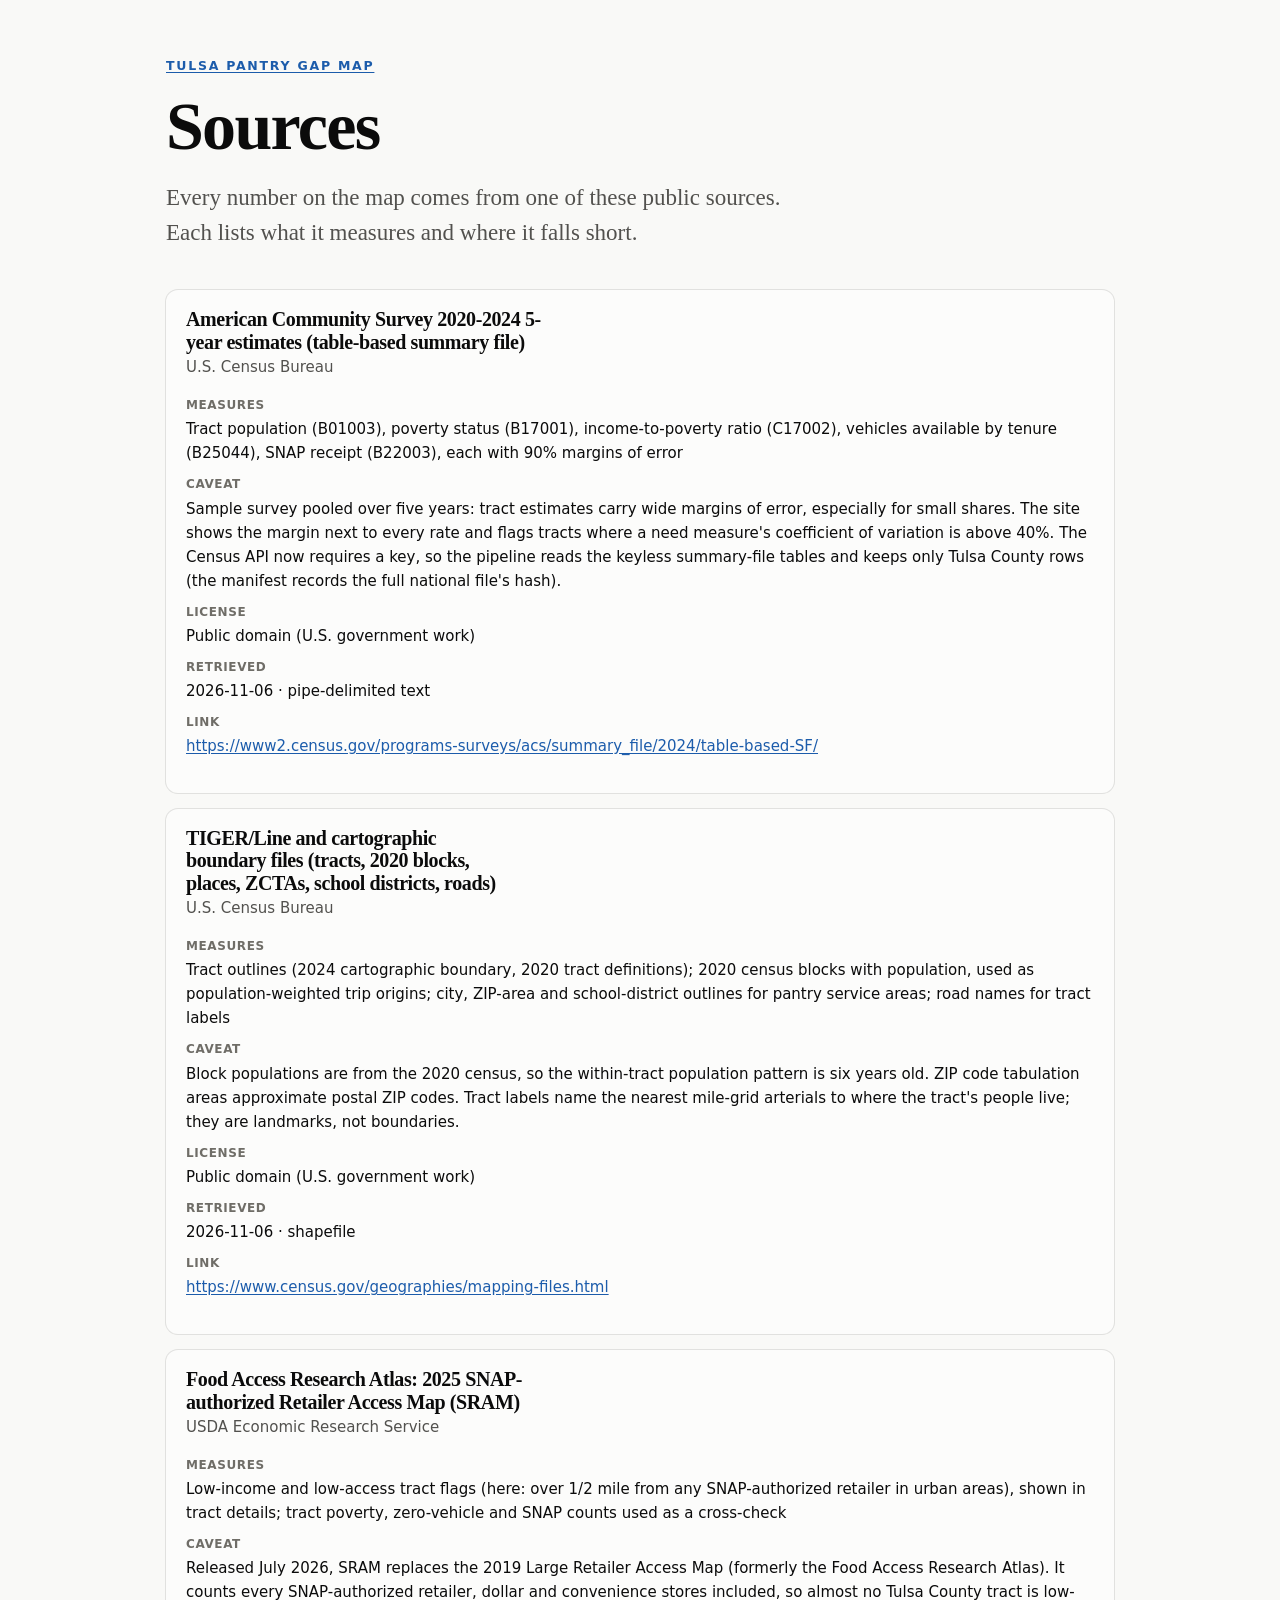
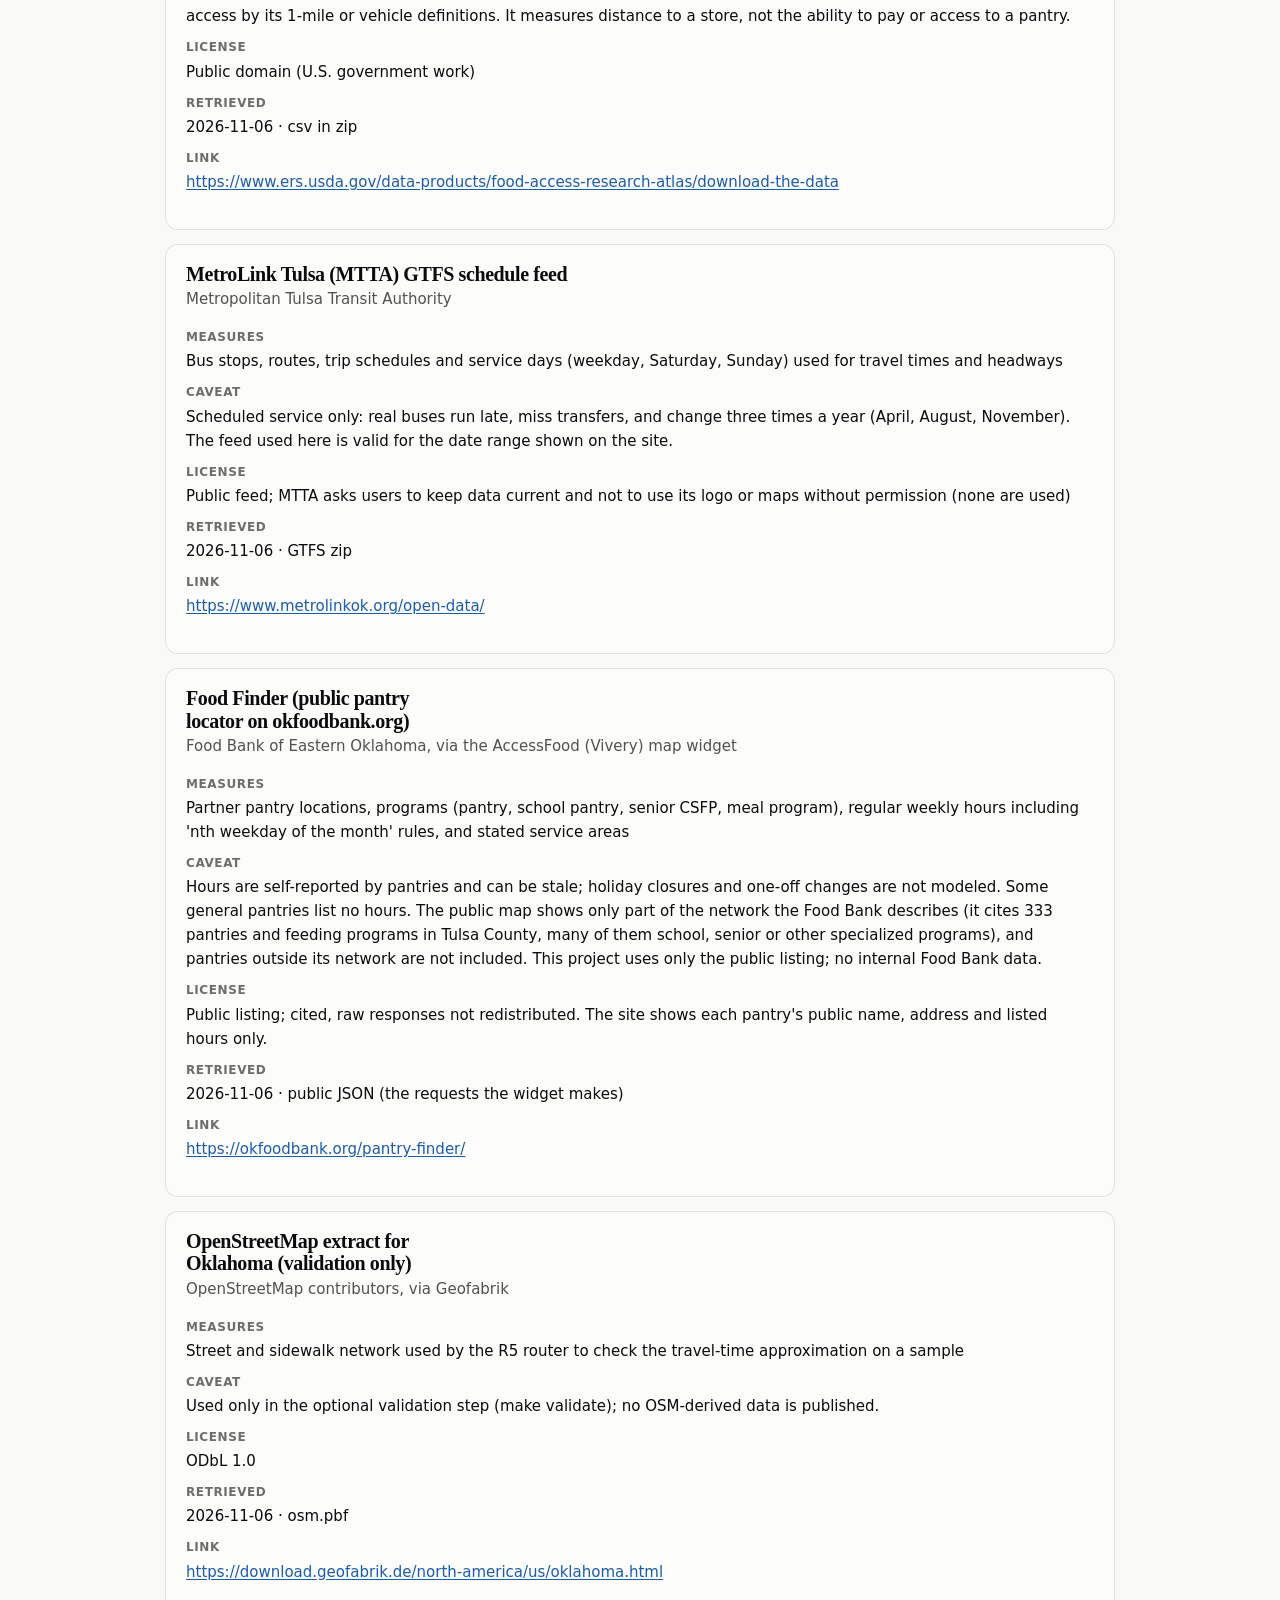
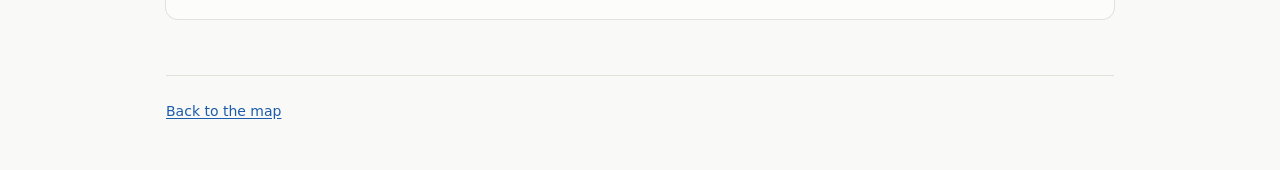
<file: site/sources.html>
<!doctype html>
<html lang="en"><head><meta charset="utf-8"><meta name="viewport" content="width=device-width,initial-scale=1">
<title>Pantry Gap Sources</title><link rel="icon" href="data:,"><link rel="stylesheet" href="assets/style.css"></head>
<body><div class="wrap"><header class="mast"><p class="eyebrow"><a href="index.html">Tulsa Pantry Gap Map</a></p><h1>Sources</h1>
<p class="dek">Every number on the map comes from one of these public sources. Each lists what it measures and where it falls short.</p></header>
<main class="srcs"><article id="acs"><h2>American Community Survey 2020-2024 5-year estimates (table-based summary file)</h2><p class="pub">U.S. Census Bureau</p><dl>
<dt>Measures</dt><dd>Tract population (B01003), poverty status (B17001), income-to-poverty ratio (C17002), vehicles available by tenure (B25044), SNAP receipt (B22003), each with 90% margins of error</dd><dt>Caveat</dt><dd>Sample survey pooled over five years: tract estimates carry wide margins of error, especially for small shares. The site shows the margin next to every rate and flags tracts where a need measure&#x27;s coefficient of variation is above 40%. The Census API now requires a key, so the pipeline reads the keyless summary-file tables and keeps only Tulsa County rows (the manifest records the full national file&#x27;s hash).</dd>
<dt>License</dt><dd>Public domain (U.S. government work)</dd><dt>Retrieved</dt><dd>2026-11-06 · pipe-delimited text</dd>
<dt>Link</dt><dd><a href="https://www2.census.gov/programs-surveys/acs/summary_file/2024/table-based-SF/">https://www2.census.gov/programs-surveys/acs/summary_file/2024/table-based-SF/</a></dd></dl></article><article id="tiger"><h2>TIGER/Line and cartographic boundary files (tracts, 2020 blocks, places, ZCTAs, school districts, roads)</h2><p class="pub">U.S. Census Bureau</p><dl>
<dt>Measures</dt><dd>Tract outlines (2024 cartographic boundary, 2020 tract definitions); 2020 census blocks with population, used as population-weighted trip origins; city, ZIP-area and school-district outlines for pantry service areas; road names for tract labels</dd><dt>Caveat</dt><dd>Block populations are from the 2020 census, so the within-tract population pattern is six years old. ZIP code tabulation areas approximate postal ZIP codes. Tract labels name the nearest mile-grid arterials to where the tract&#x27;s people live; they are landmarks, not boundaries.</dd>
<dt>License</dt><dd>Public domain (U.S. government work)</dd><dt>Retrieved</dt><dd>2026-11-06 · shapefile</dd>
<dt>Link</dt><dd><a href="https://www.census.gov/geographies/mapping-files.html">https://www.census.gov/geographies/mapping-files.html</a></dd></dl></article><article id="usda_sram"><h2>Food Access Research Atlas: 2025 SNAP-authorized Retailer Access Map (SRAM)</h2><p class="pub">USDA Economic Research Service</p><dl>
<dt>Measures</dt><dd>Low-income and low-access tract flags (here: over 1/2 mile from any SNAP-authorized retailer in urban areas), shown in tract details; tract poverty, zero-vehicle and SNAP counts used as a cross-check</dd><dt>Caveat</dt><dd>Released July 2026, SRAM replaces the 2019 Large Retailer Access Map (formerly the Food Access Research Atlas). It counts every SNAP-authorized retailer, dollar and convenience stores included, so almost no Tulsa County tract is low-access by its 1-mile or vehicle definitions. It measures distance to a store, not the ability to pay or access to a pantry.</dd>
<dt>License</dt><dd>Public domain (U.S. government work)</dd><dt>Retrieved</dt><dd>2026-11-06 · csv in zip</dd>
<dt>Link</dt><dd><a href="https://www.ers.usda.gov/data-products/food-access-research-atlas/download-the-data">https://www.ers.usda.gov/data-products/food-access-research-atlas/download-the-data</a></dd></dl></article><article id="gtfs"><h2>MetroLink Tulsa (MTTA) GTFS schedule feed</h2><p class="pub">Metropolitan Tulsa Transit Authority</p><dl>
<dt>Measures</dt><dd>Bus stops, routes, trip schedules and service days (weekday, Saturday, Sunday) used for travel times and headways</dd><dt>Caveat</dt><dd>Scheduled service only: real buses run late, miss transfers, and change three times a year (April, August, November). The feed used here is valid for the date range shown on the site.</dd>
<dt>License</dt><dd>Public feed; MTTA asks users to keep data current and not to use its logo or maps without permission (none are used)</dd><dt>Retrieved</dt><dd>2026-11-06 · GTFS zip</dd>
<dt>Link</dt><dd><a href="https://www.metrolinkok.org/open-data/">https://www.metrolinkok.org/open-data/</a></dd></dl></article><article id="fbeo_finder"><h2>Food Finder (public pantry locator on okfoodbank.org)</h2><p class="pub">Food Bank of Eastern Oklahoma, via the AccessFood (Vivery) map widget</p><dl>
<dt>Measures</dt><dd>Partner pantry locations, programs (pantry, school pantry, senior CSFP, meal program), regular weekly hours including &#x27;nth weekday of the month&#x27; rules, and stated service areas</dd><dt>Caveat</dt><dd>Hours are self-reported by pantries and can be stale; holiday closures and one-off changes are not modeled. Some general pantries list no hours. The public map shows only part of the network the Food Bank describes (it cites 333 pantries and feeding programs in Tulsa County, many of them school, senior or other specialized programs), and pantries outside its network are not included. This project uses only the public listing; no internal Food Bank data.</dd>
<dt>License</dt><dd>Public listing; cited, raw responses not redistributed. The site shows each pantry&#x27;s public name, address and listed hours only.</dd><dt>Retrieved</dt><dd>2026-11-06 · public JSON (the requests the widget makes)</dd>
<dt>Link</dt><dd><a href="https://okfoodbank.org/pantry-finder/">https://okfoodbank.org/pantry-finder/</a></dd></dl></article><article id="osm"><h2>OpenStreetMap extract for Oklahoma (validation only)</h2><p class="pub">OpenStreetMap contributors, via Geofabrik</p><dl>
<dt>Measures</dt><dd>Street and sidewalk network used by the R5 router to check the travel-time approximation on a sample</dd><dt>Caveat</dt><dd>Used only in the optional validation step (make validate); no OSM-derived data is published.</dd>
<dt>License</dt><dd>ODbL 1.0</dd><dt>Retrieved</dt><dd>2026-11-06 · osm.pbf</dd>
<dt>Link</dt><dd><a href="https://download.geofabrik.de/north-america/us/oklahoma.html">https://download.geofabrik.de/north-america/us/oklahoma.html</a></dd></dl></article></main><footer><a href="index.html">Back to the map</a></footer></div>
<script src="assets/ui.js"></script></body></html>
</file>
<file: site/assets/fonts/board-fonts.css>
/* Public Sans (USWDS) and Permanent Marker, both SIL Open Font License 1.1. Latin subset, self-hosted. */
@font-face{font-family:'Public Sans';font-style:normal;font-weight:100 900;font-display:swap;src:url(PublicSans-var.woff2) format('woff2')}
@font-face{font-family:'Public Sans';font-style:italic;font-weight:400;font-display:swap;src:url(PublicSans-400i.woff2) format('woff2')}
@font-face{font-family:'Permanent Marker';font-style:normal;font-weight:400;font-display:swap;src:url(PermanentMarker-400.woff2) format('woff2')}
</file>
<file: site/assets/board.css>
/* Tulsa Pantry Gap Map, bulletin-board edition.
   Surfaces are paper on a kraft board and nothing else: every container is a
   sheet with square corners, a paper shadow and one fastener. Typed voice is
   Public Sans; the handwritten voice (Permanent Marker, red) is used only for
   conditions and corrections taken from the listings. Highlighter yellow is the
   one accent: the chosen window and pantries open in it. The map ramp is the
   validated blue ordinal ramp (dataviz skill); yellow markers vs the ramp pass
   the all-pairs CVD check, and carry an ink ring for contrast on paper. */
:root {
  color-scheme: light;
  --board: #b99b72;
  --board-ink: #2a1f12;           /* text set straight on the board: 6.1:1 */
  --paper: #fdfcf8;
  --paper-2: #f4f1e8;             /* the map sheet's printed area */
  --ink: #1a1714;
  --ink-2: #4a4339;               /* 9.5:1 on paper */
  --rule: #b9cde6;                /* ruled-paper lines */
  --margin: #e0a39b;              /* ruled-paper margin line */
  --marker: #c42b1c;              /* 5.5:1 on paper */
  --hl: #ffe680;                  /* highlighter wash behind text: ink on it 14:1 */
  --hl-mark: #f5c400;             /* highlighter as a map mark, always with an ink ring */
  --sticky: #fff3a8;
  --tape: rgba(240, 233, 205, .78);
  --label: #1d2a3a;               /* label-maker tape */
  --label-ink: #f4f1e8;
  --shadow: 0 1px 0 rgba(58, 38, 10, .16), 0 12px 24px -10px rgba(58, 38, 10, .45);
  --shadow-up: 0 2px 0 rgba(58, 38, 10, .14), 0 22px 34px -14px rgba(58, 38, 10, .55);
  --sans: "Public Sans", system-ui, sans-serif;
  --hand: "Permanent Marker", "Comic Sans MS", cursive;
  /* map tokens read by map.js */
  --none: #e8e4d8; --out: #f4f1e8;
  --q1: #86b6ef; --q2: #3987e5; --q3: #1c5cab; --q4: #0d366b;
  --s2: var(--hl-mark); --route: #d6336c; --tract-line: #f4f1e8;
  --muted: #6b6358; --axis: #b8b0a2; --grid: #ddd7ca; --ring: rgba(26, 23, 20, .12);
  --space: 24px;
}
@media (prefers-color-scheme: dark) {
  :root:where(:not([data-theme="light"])) {
    color-scheme: dark;
    --board: #3a2d1f; --board-ink: #f0e6d2; --paper: #ece6d8; --paper-2: #e2dbca; --tape: rgba(220, 210, 180, .55);
    --shadow: 0 1px 0 rgba(0, 0, 0, .4), 0 14px 26px -10px rgba(0, 0, 0, .7);
    --shadow-up: 0 2px 0 rgba(0, 0, 0, .4), 0 24px 36px -14px rgba(0, 0, 0, .8);
    --out: #e2dbca; --tract-line: #e2dbca; --none: #d6cfbd;
  }
}
:root[data-theme="dark"] {
  color-scheme: dark;
  --board: #3a2d1f; --board-ink: #f0e6d2; --paper: #ece6d8; --paper-2: #e2dbca; --tape: rgba(220, 210, 180, .55);
  --shadow: 0 1px 0 rgba(0, 0, 0, .4), 0 14px 26px -10px rgba(0, 0, 0, .7);
  --shadow-up: 0 2px 0 rgba(0, 0, 0, .4), 0 24px 36px -14px rgba(0, 0, 0, .8);
  --out: #e2dbca; --tract-line: #e2dbca; --none: #d6cfbd;
}

* { box-sizing: border-box; }
html { -webkit-text-size-adjust: 100%; scroll-padding-top: 64px; }
body { margin: 0; background: var(--board); color: var(--ink); font: 400 17px/1.55 var(--sans); }
::selection { background: var(--hl); color: var(--ink); }
a { color: inherit; text-decoration-thickness: 1px; text-underline-offset: 3px; }
:focus-visible { outline: 3px solid var(--ink); outline-offset: 3px; }
button { font: inherit; color: inherit; }
mark { background: linear-gradient(transparent 12%, var(--hl) 12% 88%, transparent 88%); color: var(--ink); padding: 0 .12em; }
.visually-hidden { position: absolute !important; width: 1px; height: 1px; overflow: hidden; clip: rect(0 0 0 0); white-space: nowrap; }
main { max-width: 1320px; margin: 0 auto; padding: 0 var(--space) 64px; }

/* the board's top strip */
.strip { position: sticky; top: 0; z-index: 30; display: flex; align-items: center; gap: 18px; padding: 8px var(--space);
  background: color-mix(in srgb, var(--board) 92%, black); box-shadow: 0 1px 0 rgba(0,0,0,.18); }
.strip-title { font-weight: 800; color: var(--board-ink); text-decoration: none; white-space: nowrap; }
.strip nav { display: flex; gap: 4px; overflow-x: auto; scrollbar-width: none; flex: 1; }
.strip nav a { color: var(--board-ink); text-decoration: none; font-size: 14px; padding: 8px 10px; white-space: nowrap; }
.strip nav a:hover { text-decoration: underline; }
.theme { border: 0; background: var(--label); color: var(--label-ink); font-weight: 700; font-size: 13px; letter-spacing: .06em;
  padding: 8px 12px; min-height: 36px; cursor: pointer; }

/* paper */
.sheet, .print, .flyer, .packet, .card, .hours-sheet { background: var(--paper); box-shadow: var(--shadow); transform: rotate(var(--r, 0deg)); position: relative; }
.tape { position: absolute; top: -13px; left: 50%; width: 104px; height: 28px; margin-left: -52px; background: var(--tape);
  transform: rotate(-3deg); box-shadow: 0 1px 2px rgba(0,0,0,.08); }
.pin { position: absolute; top: 10px; left: 50%; width: 16px; height: 16px; margin-left: -8px; border-radius: 50%;
  background: radial-gradient(circle at 35% 30%, #f08a7c 0 18%, var(--marker) 45%, #7d1a10 100%);
  box-shadow: 1px 3px 3px rgba(0,0,0,.35); }
.pin.big { width: 20px; height: 20px; margin-left: -10px; top: 12px; }
.staple { position: absolute; top: 16px; left: 22px; width: 34px; height: 4px; border-radius: 2px; transform: rotate(-24deg);
  background: linear-gradient(#d9dde2, #8a9099); box-shadow: 0 1px 1px rgba(0,0,0,.3); }
.marker { font-family: var(--hand); color: var(--marker); font-weight: 400; line-height: 1.25; transform: rotate(var(--r, -2deg)); }

/* first screen */
.first { display: grid; grid-template-columns: 7fr 5fr; gap: 36px 40px; align-items: end; padding: 40px 0 24px; }
.mapsheet { grid-column: 1 / -1; }
.mapsheet { display: grid; grid-template-columns: minmax(0, 8fr) minmax(260px, 3fr); gap: 0 32px; align-items: start; }
.map-side { position: sticky; top: 72px; padding-top: 70px; }
.notice { padding: 40px 36px 28px; }
.notice h1 { font-weight: 900; font-size: clamp(28px, 2.7vw, 40px); line-height: 1.06; letter-spacing: -.012em; margin: 0 0 18px; text-wrap: balance; }
.dek { font-size: 18px; line-height: 1.55; margin: 0 0 16px; color: var(--ink-2); }
.byline { font-size: 14px; color: var(--ink-2); margin: 0; }

.pick-q { font-family: var(--hand); color: var(--board-ink); font-size: clamp(20px, 1.9vw, 26px); margin: 0 0 16px; transform: rotate(-2deg); transform-origin: left; }
.close .pick-q { display: none; }
.hours { display: grid; grid-template-columns: repeat(3, 1fr); gap: 14px; }
.hours-sheet { border: 0; text-align: left; cursor: pointer; padding: 30px 14px 14px; display: flex; flex-direction: column; gap: 2px;
  transition: transform .25s ease-out, box-shadow .25s ease-out; min-height: 44px; }
.hours-sheet .pin { opacity: 0; transform: translateY(-6px); transition: opacity .2s ease-out, transform .2s ease-out; }
.hours-sheet[aria-pressed="true"] { transform: rotate(0deg) translateY(-6px); box-shadow: var(--shadow-up); }
.hours-sheet[aria-pressed="true"] .pin { opacity: 1; transform: none; }
.hs-day { font-weight: 900; font-size: 20px; line-height: 1.1; align-self: flex-start; position: relative; z-index: 0; }
.hs-day::after { content: ""; position: absolute; inset: 8% -4px 4% -4px; background: var(--hl); z-index: -1; clip-path: inset(0 100% 0 0);
  transition: clip-path .28s ease-out; }
.hours-sheet[aria-pressed="true"] .hs-day::after { clip-path: inset(0 0 0 0); }
.hs-when { font-size: 13px; color: var(--ink-2); }
.hs-count { font-weight: 900; font-size: 44px; line-height: 1; margin-top: 10px; font-variant-numeric: tabular-nums; }
.hs-of { font-size: 13.5px; font-weight: 600; }
.hs-reach { font-size: 12.5px; color: var(--ink-2); margin-top: 6px; line-height: 1.35; }
.hours-sheet:hover:not([aria-pressed="true"]) { transform: rotate(0deg); }

/* the map sheet */
.mapsheet { margin: 0; padding: 40px 28px 22px; }
.mapsheet figcaption { display: flex; flex-direction: column; gap: 2px; margin-bottom: 10px; }
.map-title { font-weight: 900; font-size: 24px; line-height: 1.15; }
.map-sub { font-size: 14px; color: var(--ink-2); min-height: 1.5em; }
.ticks { display: flex; flex-wrap: wrap; gap: 6px 22px; margin: 4px 0 12px; }
.tick-group { display: flex; flex-wrap: wrap; align-items: center; gap: 2px 8px; }
.tg-lab { font-weight: 700; font-size: 13.5px; margin-right: 2px; }
.tick-group button { border: 0; background: none; cursor: pointer; font-size: 14.5px; padding: 8px 6px; min-height: 40px; display: inline-flex; align-items: center; gap: 8px; }
.tick-group button::before { content: ""; width: 17px; height: 17px; border: 2px solid var(--ink); flex: none; background: var(--paper);
  background-repeat: no-repeat; background-position: 50% 50%; }
.tick-group button[aria-pressed="true"]::before {
  background-image: url("data:image/svg+xml,%3Csvg xmlns='http://www.w3.org/2000/svg' viewBox='0 0 20 20'%3E%3Cpath d='M2 11 L8 17 L19 1' fill='none' stroke='%23c42b1c' stroke-width='3.2' stroke-linecap='round' stroke-linejoin='round'/%3E%3C/svg%3E");
  background-size: 22px 22px; }
.tick-group button[aria-pressed="true"] { font-weight: 700; }
.mapbox { position: relative; background: var(--paper-2); touch-action: none; }
.mapbox svg { display: block; width: 100%; height: auto; }
.zoom { position: absolute; right: 8px; top: 8px; display: flex; flex-direction: column; gap: 4px; }
.zoom button { min-width: 40px; height: 40px; border: 0; background: var(--paper); box-shadow: var(--shadow); cursor: pointer; font-weight: 800; font-size: 16px; }
.zoom button#zreset { font-size: 12px; font-weight: 700; padding: 0 6px; }

/* map marks (classes set by map.js) */
.tract { stroke: var(--tract-line); stroke-width: .6; vector-effect: non-scaling-stroke; cursor: pointer; }
.tract.out { stroke: var(--axis); }
.tract.top { stroke: var(--ink); stroke-width: 1.8; }
.tract.sel { stroke: var(--marker); stroke-width: 3; }
.route { fill: none; stroke: var(--route); stroke-width: 1.5; opacity: .85; vector-effect: non-scaling-stroke; pointer-events: none; }
.pantry { vector-effect: non-scaling-stroke; cursor: pointer; }
.pantry.open { fill: var(--hl-mark); stroke: var(--ink); stroke-width: 1.5; }
.pantry.closed, .pantry.unlisted { fill: var(--paper); stroke: var(--ink-2); stroke-width: 1.2; stroke-dasharray: 2 1.6; }
.rank-label { font: 800 11px var(--sans); fill: var(--ink); paint-order: stroke; stroke: var(--paper); stroke-width: 3px; text-anchor: middle; pointer-events: none; }
.place-label { font: 700 11px var(--sans); fill: var(--ink-2); paint-order: stroke; stroke: var(--paper-2); stroke-width: 3px; text-anchor: middle; pointer-events: none; }
.legend { display: flex; flex-wrap: wrap; gap: 8px 18px; align-items: center; font-size: 13px; color: var(--ink-2); margin: 12px 0 0; }
.legend-title { width: 100%; font-weight: 700; color: var(--ink); font-size: 13.5px; }
.legend .ramp { display: flex; gap: 2px; }
.legend .ramp span { display: inline-flex; flex-direction: column; align-items: center; font-size: 11.5px; font-variant-numeric: tabular-nums; }
.legend .ramp i { display: block; width: 44px; height: 12px; margin-bottom: 2px; }
.legend .item { display: inline-flex; align-items: center; gap: 6px; }
.k-dot { display: inline-block; width: 12px; height: 12px; border-radius: 50%; }
.k-dot.open { background: var(--hl-mark); box-shadow: inset 0 0 0 1.5px var(--ink); }
.k-dot.closed { border: 1.5px dashed var(--ink-2); }
.k-line { display: inline-block; width: 18px; height: 2px; background: var(--route); }
.k-ring { display: inline-block; width: 14px; height: 10px; border: 2px solid var(--ink); }
.k-out { display: inline-block; width: 14px; height: 10px; border: 1px solid var(--axis); background: var(--out); }

/* the sticky note: on the nearest plane, stuck over the map sheet's edge */
.sticky { background: var(--sticky); padding: 16px 18px; margin: 0 -48px 0 0; transform: rotate(-1.4deg);
  box-shadow: var(--shadow); font-size: 14.5px; position: relative; z-index: 2; }
.sticky h4 { font-size: 16px; font-weight: 800; margin: 0 0 2px; line-height: 1.3; }
.sticky .sub { font-size: 13px; color: var(--ink-2); margin-bottom: 8px; }
.sticky dl { display: grid; grid-template-columns: 1fr auto; gap: 2px 10px; margin: 0; }
.sticky dt { color: var(--ink-2); }
.sticky dd { margin: 0; text-align: right; font-weight: 700; font-variant-numeric: tabular-nums; }
.sticky dd small { font-weight: 400; color: var(--ink-2); }
.sticky .sep { grid-column: 1 / -1; border-top: 1px solid rgba(26, 23, 20, .18); margin: 6px 0 2px; }
.sticky .note { font-size: 13px; color: var(--ink-2); margin: 8px 0 0; }
.sticky .hours { display: block; margin: 6px 0; }
.sticky .flag { display: inline-block; font-weight: 700; font-size: 12.5px; background: var(--hl); padding: 0 6px; margin: 2px 4px 2px 0; }
.src { font-size: 13px; color: var(--ink-2); margin: 14px 0 0; }
.table-view { grid-column: 1 / -1; margin-top: 10px; font-size: 14px; }
.table-view summary { cursor: pointer; padding: 8px 0; font-weight: 600; }
.table-scroll { overflow: auto; max-height: 440px; -webkit-overflow-scrolling: touch; }
.clipboard .table-scroll { max-height: none; }

/* ruled paper tables (clipboard and table view) */
table.ruled { border-collapse: collapse; width: 100%; font-size: 14.5px; font-variant-numeric: tabular-nums;
  background: linear-gradient(90deg, transparent 38px, var(--margin) 38px 39.5px, transparent 39.5px); }
table.ruled th { text-align: left; font-size: 12px; font-weight: 700; color: var(--ink-2); padding: 10px 10px; border-bottom: 2px solid var(--rule); vertical-align: bottom; background: var(--paper); position: sticky; top: 0; }
table.ruled td { padding: 10px 10px; border-bottom: 1px solid var(--rule); vertical-align: top; }
table.ruled .num { text-align: right; white-space: nowrap; }
table.ruled td small { display: block; font-size: 12px; color: var(--ink-2); }
table.ruled td.num small { display: inline; margin-left: 3px; }
table.ruled td.rk { font-family: var(--hand); color: var(--marker); font-size: 20px; width: 38px; text-align: center; }
table.ruled td.strong { font-weight: 800; }
table.ruled tr[data-geoid] { cursor: pointer; }
table.ruled tr[data-geoid]:hover td, table.ruled tr[data-geoid]:focus-visible td { background: color-mix(in srgb, var(--hl) 45%, transparent); }
.marker.small { font-size: 13px; display: inline-block; margin-left: 4px; }

/* memo + pinned photo */
.memo-row { display: grid; grid-template-columns: 7fr 4fr; gap: 48px; align-items: start; padding: 96px 0 24px; }
.memo { padding: 52px 52px 36px; }
.memo-head { display: grid; grid-template-columns: 64px 1fr; gap: 6px 12px; margin: 0 0 22px; padding-bottom: 16px; border-bottom: 2px solid var(--ink); font-size: 15px; }
.memo-head dt { font-weight: 800; font-size: 14px; padding-top: 1px; }
.memo-head dd { margin: 0; }
.memo p { max-width: 64ch; font-size: 17.5px; line-height: 1.65; margin: 0 0 16px; }
.memo .ps { font-size: 16px; color: var(--ink-2); margin-top: 22px; }
.print { margin: 40px 0 0; padding: 14px 14px 18px; }
.print img { display: block; width: 100%; height: auto; aspect-ratio: 3 / 2; object-fit: cover; filter: saturate(.85) contrast(1.02); }
.print figcaption { font-size: 14.5px; line-height: 1.5; margin-top: 12px; color: var(--ink-2); }
.print figcaption .marker { display: block; font-size: 19px; margin-bottom: 4px; }
.print figcaption small { display: block; margin-top: 6px; font-size: 12px; }

/* the wall */
.wall-sec { padding: 96px 0 24px; }
.label-strip { max-width: 760px; margin-bottom: 28px; color: var(--board-ink); }
.label-strip h2, .packet h2 { display: inline-block; background: var(--label); color: var(--label-ink); font-weight: 800; font-size: clamp(20px, 2.2vw, 26px);
  letter-spacing: .02em; padding: 6px 16px 7px; margin: 0 0 14px; transform: rotate(-1deg); box-shadow: 0 2px 4px rgba(0,0,0,.25); }
.label-strip p { margin: 0 0 6px; font-size: 16px; }
.wall-count { font-weight: 800; }
.wall-toggle { display: inline-flex; align-items: center; gap: 10px; border: 0; cursor: pointer; background: var(--paper); color: var(--ink);
  box-shadow: var(--shadow); transform: rotate(var(--r, -1deg)); padding: 12px 18px; font-weight: 800; font-size: 16px; margin: 0 0 28px;
  transition: transform .15s ease, box-shadow .15s ease; }
.wall-toggle:hover { transform: rotate(0deg) translateY(-2px); box-shadow: var(--shadow-up); }
.wt-chev { width: 9px; height: 9px; border-right: 2.5px solid currentColor; border-bottom: 2.5px solid currentColor; transform: rotate(45deg) translateY(-2px); }
.wall-toggle[aria-expanded="true"] .wt-chev { transform: rotate(-135deg) translateY(-2px); }
@media (prefers-reduced-motion: reduce) { .wall-toggle { transition: none; } }
.wall[hidden] { display: none; }
.wall { list-style: none; margin: 0; padding: 0; display: grid; grid-template-columns: repeat(auto-fill, minmax(214px, 1fr)); gap: 26px 22px; align-items: start; }
.card { padding: 26px 16px 14px; transition: box-shadow .25s ease-out; }
.card::before { content: ""; position: absolute; top: -11px; left: 50%; width: 70px; height: 22px; margin-left: -35px; background: var(--tape); transform: rotate(2deg); }
.card.f-pin::before { top: 9px; width: 13px; height: 13px; margin-left: -6.5px; border-radius: 50%; transform: none;
  background: radial-gradient(circle at 35% 30%, #f08a7c 0 18%, var(--marker) 45%, #7d1a10 100%); box-shadow: 1px 2px 3px rgba(0,0,0,.35); }
.card h3 { font-size: 15.5px; font-weight: 800; line-height: 1.25; margin: 0 0 2px; }
.card .addr { font-size: 12.5px; color: var(--ink-2); margin: 0 0 8px; }
.card .lines { list-style: none; margin: 0 0 6px; padding: 0; font-size: 14px; line-height: 1.45; }
.card .lines li.none { color: var(--ink-2); font-style: italic; }
.card .marker { font-size: 15px; margin: 6px 0 0; }
.card .state { margin: 10px 0 0; font-size: 12.5px; font-weight: 700; }
.card[data-open="1"] { box-shadow: var(--shadow), inset 0 5px 0 var(--hl-mark); }
.card[data-open="1"] .state { display: inline-block; background: var(--hl); padding: 0 6px; }
.card[data-open="0"] { background: color-mix(in srgb, var(--paper) 86%, var(--board)); box-shadow: 0 1px 0 rgba(58, 38, 10, .14); outline: 1.5px dashed color-mix(in srgb, var(--ink-2) 55%, transparent); outline-offset: -7px; }
.card[data-open="0"] .state { color: var(--ink-2); font-weight: 600; }

/* clipboard */
.clip-sec { padding: 96px 0 24px; display: flex; justify-content: center; }
.clipboard { position: relative; width: min(980px, 100%); background: #8d6a40; padding: 46px 22px 22px; border-radius: 14px; box-shadow: var(--shadow-up); }
.clip { position: absolute; top: -18px; left: 50%; width: 170px; height: 52px; margin-left: -85px; border-radius: 10px 10px 6px 6px;
  background: linear-gradient(#e4e7ea, #9aa1a8); box-shadow: 0 3px 4px rgba(0,0,0,.35); }
.clipboard [data-win-panel] { background: var(--paper); padding: 22px 18px 8px; box-shadow: 0 1px 2px rgba(0,0,0,.2); }
.clip-title { font-weight: 900; font-size: clamp(22px, 2.4vw, 30px); line-height: 1.15; margin: 0 0 14px 48px; }
.clip-foot { color: #f4ead8; font-size: 14px; margin: 14px 4px 0; line-height: 1.5; }

/* flyers with tear-off tabs */
.flyer-sec { padding: 96px 0 24px; display: grid; grid-template-columns: 1fr 1fr; gap: 40px; align-items: start; }
.flyer { padding: 34px 30px 0; }
.flyer-kicker { font-family: var(--hand); color: var(--marker); font-size: 17px; margin: 0 0 6px; transform: rotate(-2deg); display: inline-block; }
.flyer h3 { font-weight: 900; font-size: clamp(26px, 2.6vw, 36px); line-height: 1.08; margin: 0 0 12px; text-wrap: balance; }
.flyer p { font-size: 16px; margin: 0 0 12px; }
.flyer ol { margin: 0 0 18px; padding-left: 1.3em; font-size: 15.5px; line-height: 1.5; }
.flyer li { margin-bottom: 8px; }
.tabs { display: flex; border-top: 2px dashed var(--ink-2); margin: 0 -30px; }
.tab { flex: 1; writing-mode: vertical-rl; transform: rotate(180deg); padding: 14px 8px; font-size: 13px; font-weight: 700; min-height: 150px;
  border-left: 1.5px dashed var(--ink-2); text-align: left; }
.tab:last-child { border-left: 0; }
.flyer-note { grid-column: 1 / -1; color: var(--board-ink); font-size: 15px; max-width: 760px; margin: 0; }

/* stapled packet: a stack of sheets */
.packet-sec { padding: 96px 0 24px; }
.packet { padding: 52px 44px 36px; transform: rotate(-.3deg);
  box-shadow: 6px 6px 0 -1px var(--paper), 6px 6px 0 0 rgba(58,38,10,.18), 12px 12px 0 -1px var(--paper), 12px 12px 0 0 rgba(58,38,10,.18), var(--shadow); }
.packet h2 { margin-bottom: 26px; }
.packet-cols { display: grid; grid-template-columns: 1fr 1.1fr 1.1fr; gap: 36px; }
.packet h3 { font-size: 16px; font-weight: 800; margin: 0 0 6px; }
.packet p, .packet li { font-size: 15px; line-height: 1.6; }
.packet p { margin: 0 0 18px; }
.checks, .caveats { list-style: none; padding: 0; margin: 0; }
.checks li, .caveats li { margin-bottom: 12px; }
.checks li { position: relative; padding-left: 30px; }
.tick { position: absolute; left: 0; top: 1px; width: 22px; height: 22px;
  background: url("data:image/svg+xml,%3Csvg xmlns='http://www.w3.org/2000/svg' viewBox='0 0 20 20'%3E%3Cpath d='M2 11 L8 17 L19 1' fill='none' stroke='%23c42b1c' stroke-width='3' stroke-linecap='round' stroke-linejoin='round'/%3E%3C/svg%3E") no-repeat 0 0 / 22px 22px; }
.fine { font-size: 13.5px; color: var(--ink-2); }

/* close */
.close { padding: 96px 0 0; max-width: 820px; margin: 0 auto; }
.foot { color: var(--board-ink); font-size: 14px; margin: 40px 0 0; line-height: 1.6; }

@media (max-width: 1080px) {
  .first { grid-template-columns: 1fr; gap: 28px; }
  .mapsheet { grid-template-columns: 1fr; }
  .map-side { position: static; padding-top: 16px; }
  .memo-row { grid-template-columns: 1fr; gap: 24px; padding-top: 72px; }
  .print { max-width: 520px; margin: 0 auto; }
  .packet-cols { grid-template-columns: 1fr 1fr; }
  .sticky { margin: 0; max-width: 460px; }
}
@media (max-width: 700px) {
  :root { --space: 14px; }
  body { font-size: 16px; }
  .strip nav { display: none; }
  .strip { justify-content: space-between; }
  .first { padding-top: 22px; }
  .notice { padding: 32px 20px 20px; }
  .notice h1 { font-size: 28px; }
  .dek { font-size: 16.5px; }
  .hours { gap: 8px; }
  .hours-sheet { padding: 24px 9px 10px; }
  .hs-day { font-size: 15.5px; }
  .hs-when { font-size: 11.5px; line-height: 1.3; }
  .hs-count { font-size: 32px; margin-top: 6px; }
  .hs-of { font-size: 12px; line-height: 1.3; }
  .hs-reach { display: none; }
  .mapsheet { padding: 32px 10px 14px; margin: 0 -4px; }
  .mapsheet figcaption, .ticks, .legend, .src, .table-view { padding: 0 6px; }
  .sticky { max-width: none; margin: 0 4px; }
  .map-side { padding: 14px 0 0; }
  .memo { padding: 40px 20px 24px; }
  .memo p { font-size: 16.5px; }
  .wall-sec, .clip-sec, .flyer-sec, .packet-sec, .close { padding-top: 64px; }
  .wall { grid-template-columns: 1fr 1fr; gap: 18px 12px; }
  .card { padding: 22px 11px 11px; }
  .card h3 { font-size: 14px; }
  .card .lines { font-size: 13px; }
  .card .marker { font-size: 14px; }
  .clipboard { padding: 40px 8px 12px; border-radius: 10px; }
  .clipboard [data-win-panel] { padding: 16px 6px 4px; }
  .clip-title { margin-left: 44px; font-size: 21px; }
  table.ruled { font-size: 13.5px; }
  .flyer-sec { grid-template-columns: 1fr; gap: 36px; }
  .flyer { padding: 30px 20px 0; }
  .tabs { margin: 0 -20px; }
  .packet { padding: 44px 20px 24px; }
  .packet-cols { grid-template-columns: 1fr; gap: 8px; }
}
@media (prefers-reduced-motion: reduce) {
  *, *::before, *::after { transition: none !important; animation: none !important; }
}
@media (forced-colors: active) {
  .pantry.open { fill: CanvasText; }
  .hours-sheet[aria-pressed="true"] { outline: 3px solid Highlight; }
}
@media print {
  .strip, .zoom, .ticks { display: none; }
  body { background: #fff; }
}

/* download-the-brief post-it: floating on desktop, inline (top + end) on narrow screens */
.brief-note { display: inline-flex; flex-direction: column; gap: 1px; background: var(--sticky); color: var(--ink);
  text-decoration: none; padding: 10px 16px 12px; box-shadow: var(--shadow); transform: rotate(var(--r, -2deg));
  max-width: 250px; transition: transform .15s ease, box-shadow .15s ease; }
.brief-note .bn-hand { font-family: var(--hand); color: var(--marker); font-size: 16px; line-height: 1.25; }
.brief-note .bn-main { display: inline-flex; align-items: center; gap: 6px; font-weight: 800; font-size: 16px; line-height: 1.3;
  text-decoration: underline; text-decoration-thickness: 1px; text-underline-offset: 3px; }
.brief-note .bn-sub { font-size: 13px; color: var(--ink-2); }
.brief-note:hover { box-shadow: var(--shadow-up); transform: rotate(var(--r, -2deg)) translateY(-2px); }
.brief-note.float { position: fixed; right: 24px; bottom: 24px; z-index: 50; }
.brief-note.inline { display: none; margin-top: 16px; }
.close .brief-note.inline { margin: 8px 0 20px; }
@media (max-width: 1080px) {
  .brief-note.float { display: none; }
  .brief-note.inline { display: inline-flex; }
}
@media (prefers-reduced-motion: reduce) { .brief-note { transition: none; } }
@media print { .brief-note { display: none; } }
</file>
<file: site/assets/style.css>
/* Tulsa Pantry Gap Map. Base tokens and typography follow the house style of
   ok-syringe-access / tech-hiring-gap; colors come from the dataviz skill's validated
   reference palette. The map ramp (--q1..--q4) is the blue ordinal ramp, validated
   with --ordinal in both modes; "none" is a neutral, not a ramp step. */
:root {
  color-scheme: light;
  --page: #f9f9f7;
  --surface: #fcfcfb;
  --ink: #0b0b0b;
  --ink-2: #52514e;
  --muted: #6f6d67;
  --grid: #e1e0d9;
  --axis: #c3c2b7;
  --ring: rgba(11, 11, 11, 0.10);
  --s1: #2a78d6;
  --s2: #eb6834;            /* pantries: categorical slot 2, orange */
  --accent-text: #1c5cab;
  --none: #e1e0d9;          /* zero / no data: neutral */
  --q1: #86b6ef; --q2: #3987e5; --q3: #1c5cab; --q4: #0d366b;
  --route: #d6336c;
  --tract-line: #fcfcfb;
  --out: #f9f9f7;           /* not high need, gap layer: outline only */
  --serif: "Iowan Old Style", "Source Serif 4", "Noto Serif", "Palatino Linotype", Palatino, "Charter", Georgia, serif;
  --sans: system-ui, -apple-system, "Segoe UI", sans-serif;
}
@media (prefers-color-scheme: dark) {
  :root:where(:not([data-theme="light"])) {
    color-scheme: dark;
    --page: #0d0d0d; --surface: #1a1a19; --ink: #f0efec; --ink-2: #c3c2b7; --muted: #a3a198;
    --grid: #2c2c2a; --axis: #383835; --ring: rgba(255, 255, 255, 0.10);
    --s1: #3987e5; --s2: #d95926; --accent-text: #86b6ef; --none: #262624;
    --q1: #184f95; --q2: #3987e5; --q3: #6da7ec; --q4: #b7d3f6;
    --route: #f06595; --tract-line: #1a1a19; --out: #0d0d0d;
  }
}
:root[data-theme="dark"] {
  color-scheme: dark;
  --page: #0d0d0d; --surface: #1a1a19; --ink: #f0efec; --ink-2: #c3c2b7; --muted: #a3a198;
  --grid: #2c2c2a; --axis: #383835; --ring: rgba(255, 255, 255, 0.10);
  --s1: #3987e5; --s2: #d95926; --accent-text: #86b6ef; --none: #262624;
  --q1: #184f95; --q2: #3987e5; --q3: #6da7ec; --q4: #b7d3f6;
  --route: #f06595; --tract-line: #1a1a19; --out: #0d0d0d;
}

* { box-sizing: border-box; }
html { -webkit-text-size-adjust: 100%; }
body { margin: 0; background: var(--page); color: var(--ink); font: 17px/1.6 var(--sans); }
a { color: var(--accent-text); text-underline-offset: 2px; }
.wrap { max-width: 980px; margin: 0 auto; padding: 0 16px; }
.prose { max-width: 680px; }
p { margin: 0 0 16px; }

/* masthead */
.mast { padding: 56px 0 24px; }
.eyebrow { font-size: 12.5px; letter-spacing: .14em; text-transform: uppercase; color: var(--muted); margin: 0 0 16px; font-weight: 600; }
h1 { font-family: var(--serif); font-size: clamp(36px, 7vw, 68px); line-height: 1.02; letter-spacing: -0.025em; margin: 0 0 20px; font-weight: 700; max-width: 14em; text-wrap: balance; }
.dek { font-family: var(--serif); font-size: clamp(19px, 2.4vw, 23px); line-height: 1.5; color: var(--ink-2); max-width: 640px; margin: 0; text-wrap: pretty; }
.byline { font-size: 13.5px; color: var(--muted); margin-top: 18px; }

/* hero: the three windows side by side */
.hero { margin-top: 36px; padding-top: 20px; border-top: 2px solid var(--ink); }
.hero-head { font-size: 14px; color: var(--ink-2); margin: 0 0 14px; max-width: 40em; }
.hero-stats { display: grid; grid-template-columns: repeat(3, 1fr); gap: 20px; }
.hs-val { font-family: var(--serif); font-size: clamp(36px, 7vw, 56px); line-height: 1; font-weight: 700; letter-spacing: -0.02em; }
.hs-lab { font-size: 14px; font-weight: 600; margin-top: 6px; }
.hs-sub { font-size: 13px; color: var(--ink-2); line-height: 1.45; margin-top: 4px; }
.meter { height: 6px; border-radius: 3px; background: var(--none); margin-top: 10px; overflow: hidden; }
.meter i { display: block; height: 100%; background: var(--s1); border-radius: 3px; }

/* sticky nav */
.nav { position: sticky; top: 0; z-index: 20; background: color-mix(in srgb, var(--page) 88%, transparent); backdrop-filter: blur(10px); -webkit-backdrop-filter: blur(10px); border-bottom: 1px solid var(--grid); }
.nav-in { max-width: 980px; margin: 0 auto; padding: 0 16px; display: flex; align-items: center; gap: 16px; height: 48px; font-size: 14px; }
.nav-home { font-weight: 700; color: var(--ink); text-decoration: none; white-space: nowrap; }
.nav-links { display: flex; gap: 4px; flex: 1; overflow-x: auto; scrollbar-width: none; }
.nav-links::-webkit-scrollbar { display: none; }
.nav-links a { color: var(--ink-2); text-decoration: none; padding: 6px 10px; border-radius: 999px; white-space: nowrap; }
.nav-links a:hover, .nav-links a.on { color: var(--ink); background: var(--ring); }
#theme { flex: none; width: 36px; height: 36px; border-radius: 50%; border: 1px solid var(--axis); background: transparent; color: var(--ink-2); font-size: 15px; cursor: pointer; }
:focus-visible { outline: 2px solid var(--s1); outline-offset: 2px; }

/* sections */
section.part { padding: 56px 0 8px; border-top: 1px solid var(--grid); margin-top: 40px; }
h2 { font-family: var(--serif); font-size: clamp(28px, 4.6vw, 40px); line-height: 1.12; letter-spacing: -0.02em; margin: 0 0 18px; max-width: 20em; text-wrap: balance; }
h3 { font-size: 17px; margin: 28px 0 8px; }
.prose p, .prose li { font-family: var(--serif); font-size: 19px; line-height: 1.62; }
.prose ul { padding-left: 1.2em; }
.prose li { margin-bottom: 10px; }
.caveat { font-size: 15px; color: var(--ink-2); border-left: 3px solid var(--s2); background: color-mix(in srgb, var(--s2) 7%, transparent); border-radius: 0 10px 10px 0; padding: 12px 16px; margin: 20px 0; line-height: 1.55; }
.caveat strong { color: var(--ink); }

/* map figure */
figure { margin: 24px 0 12px; background: var(--surface); border-radius: 16px; padding: 18px 18px 12px; box-shadow: 0 0 0 1px var(--ring), 0 2px 10px rgba(0,0,0,.05); }
figcaption.title { font-family: var(--serif); font-size: 20px; font-weight: 700; margin: 0 0 4px; }
figcaption.sub { font-size: 14px; color: var(--ink-2); margin: 0 0 12px; }
.controls { display: flex; flex-wrap: wrap; gap: 10px 18px; align-items: center; margin: 0 0 10px; }
.ctl-lab { font-size: 12px; text-transform: uppercase; letter-spacing: .08em; color: var(--muted); font-weight: 650; margin-right: 6px; }
.seg { display: inline-flex; background: var(--page); border-radius: 999px; padding: 3px; box-shadow: inset 0 0 0 1px var(--grid); flex-wrap: wrap; }
.seg button { font: inherit; font-size: 14px; border: 0; background: transparent; color: var(--ink-2); padding: 7px 13px; min-height: 36px; border-radius: 999px; cursor: pointer; white-space: nowrap; }
.seg button[aria-pressed="true"] { background: var(--surface); color: var(--ink); font-weight: 650; box-shadow: 0 0 0 1px var(--ring), 0 1px 3px rgba(0,0,0,.08); }
.ctl-group { display: flex; align-items: center; flex-wrap: wrap; gap: 4px; }
.mapbox { position: relative; border-radius: 12px; overflow: hidden; background: var(--page); box-shadow: inset 0 0 0 1px var(--grid); touch-action: none; }
.mapbox svg { display: block; width: 100%; height: auto; }
.tract { stroke: var(--tract-line); stroke-width: .6; vector-effect: non-scaling-stroke; cursor: pointer; }
.tract.out { stroke: var(--axis); stroke-width: .6; }
.tract.sel { stroke: var(--ink); stroke-width: 2.5; }
.tract.top { stroke: var(--ink); stroke-width: 1.6; }
.route { fill: none; stroke: var(--route); stroke-width: 1.4; vector-effect: non-scaling-stroke; pointer-events: none; opacity: .9; }
.pantry { stroke: var(--surface); stroke-width: 2; vector-effect: non-scaling-stroke; cursor: pointer; }
.pantry.open { fill: var(--s2); }
.pantry.closed { fill: var(--surface); stroke: var(--muted); stroke-width: 1.4; }
.pantry.unlisted { fill: var(--surface); stroke: var(--muted); stroke-width: 1.4; stroke-dasharray: 2 2; }
.rank-label { font: 700 11px var(--sans); fill: var(--ink); paint-order: stroke; stroke: var(--surface); stroke-width: 3px; pointer-events: none; text-anchor: middle; }
.place-label { font: 600 11px var(--sans); fill: var(--ink-2); paint-order: stroke; stroke: var(--page); stroke-width: 3px; pointer-events: none; text-anchor: middle; letter-spacing: .02em; }
.zoom-btns { position: absolute; right: 8px; top: 8px; display: flex; flex-direction: column; gap: 4px; }
.zoom-btns button { width: 36px; height: 36px; border-radius: 8px; border: 0; background: var(--surface); color: var(--ink); font-size: 18px; box-shadow: 0 0 0 1px var(--ring), 0 1px 3px rgba(0,0,0,.12); cursor: pointer; }
.legend { display: flex; flex-wrap: wrap; gap: 8px 18px; align-items: center; font-size: 13px; color: var(--ink-2); margin: 10px 0 0; }
.legend .ramp { display: flex; align-items: center; gap: 2px; }
.legend .ramp span { display: inline-flex; flex-direction: column; align-items: center; font-size: 11.5px; color: var(--muted); font-variant-numeric: tabular-nums; }
.legend .ramp i { display: block; width: 42px; height: 12px; border-radius: 3px; margin-bottom: 2px; }
.legend .item { display: inline-flex; align-items: center; gap: 6px; }
.k-dot { display: inline-block; width: 11px; height: 11px; border-radius: 50%; }
.k-out { display: inline-block; width: 14px; height: 10px; border: 1px solid var(--axis); background: var(--out); border-radius: 2px; }
.k-dot.open { background: var(--s2); }
.k-dot.closed { box-shadow: inset 0 0 0 1.5px var(--muted); }
.k-line { display: inline-block; width: 18px; height: 2px; background: var(--route); }
.k-ring { display: inline-block; width: 14px; height: 10px; border: 2px solid var(--ink); border-radius: 2px; }
.legend-title { font-weight: 650; color: var(--ink); width: 100%; font-size: 13.5px; }

/* info panel: below the map on phones, beside it on wide screens */
.map-layout { display: grid; grid-template-columns: 1fr; gap: 14px; }
@media (min-width: 900px) { .map-layout { grid-template-columns: minmax(0, 1fr) 290px; } }
.info { background: var(--page); border-radius: 12px; padding: 14px 16px; font-size: 14px; box-shadow: inset 0 0 0 1px var(--grid); min-height: 120px; }
.info h4 { margin: 0 0 2px; font-size: 16px; line-height: 1.3; }
.info .sub { color: var(--muted); font-size: 12.5px; margin-bottom: 10px; }
.info dl { display: grid; grid-template-columns: 1fr auto; gap: 3px 10px; margin: 0; }
.info dt { color: var(--ink-2); }
.info dd { margin: 0; text-align: right; font-variant-numeric: tabular-nums; font-weight: 600; }
.info dd small { font-weight: 400; color: var(--muted); }
.info .sep { grid-column: 1 / -1; border-top: 1px solid var(--grid); margin: 6px 0 2px; }
.info .note { color: var(--muted); font-size: 12.5px; margin-top: 10px; line-height: 1.45; }
.info .hours { line-height: 1.5; margin: 6px 0; }
.flag { display: inline-block; font-size: 11.5px; font-weight: 650; padding: 1px 7px; border-radius: 999px; background: var(--ring); color: var(--ink-2); margin: 2px 4px 2px 0; }
.src { font-size: 13px; color: var(--muted); margin: 10px 0 0; }
.src a { color: var(--muted); }

/* tables */
.table-wrap { overflow-x: auto; margin: 16px 0; border-radius: 12px; box-shadow: 0 0 0 1px var(--ring); background: var(--surface); -webkit-overflow-scrolling: touch; }
table.data { border-collapse: collapse; width: 100%; font-size: 14px; font-variant-numeric: tabular-nums; }
table.data th { text-align: left; font-size: 11.5px; text-transform: uppercase; letter-spacing: .05em; color: var(--muted); padding: 10px 12px; border-bottom: 1px solid var(--grid); white-space: nowrap; position: sticky; top: 0; background: var(--surface); }
table.data td { padding: 9px 12px; border-bottom: 1px solid var(--grid); vertical-align: top; }
table.data tr:last-child td { border-bottom: 0; }
table.data td.num, table.data th.num { text-align: right; white-space: nowrap; }
table.data td.where { min-width: 200px; }
table.data td.where small { display: block; color: var(--muted); font-size: 12px; }
table.data tr[data-geoid] { cursor: pointer; }
table.data tr[data-geoid]:hover td { background: var(--ring); }
.table-view { margin-top: 12px; font-size: 14px; }
.table-view summary { cursor: pointer; color: var(--ink-2); padding: 6px 0; }
.table-view .table-wrap { max-height: 420px; overflow: auto; }
.moe { color: var(--muted); font-size: 12px; }

/* stat tiles for findings */
.kpis { display: grid; grid-template-columns: repeat(auto-fit, minmax(200px, 1fr)); gap: 12px; margin: 20px 0; }
.tile { background: var(--surface); border-radius: 14px; padding: 16px 18px; box-shadow: 0 0 0 1px var(--ring); border-top: 3px solid var(--s1); }
.tile .lab { font-size: 14px; color: var(--ink-2); margin-bottom: 4px; }
.tile .val { font-family: var(--serif); font-size: 34px; line-height: 1.05; font-weight: 700; letter-spacing: -0.02em; }
.tile .sub { font-size: 13px; color: var(--muted); margin-top: 4px; line-height: 1.4; }

/* method list */
.method dt { font-weight: 700; margin-top: 18px; font-size: 16px; }
.method dd { margin: 4px 0 0; font-size: 15.5px; color: var(--ink-2); line-height: 1.6; }
.checks { list-style: none; padding: 0; margin: 12px 0; font-size: 15px; }
.checks li { padding: 6px 0 6px 26px; position: relative; border-bottom: 1px solid var(--grid); line-height: 1.5; }
.checks li::before { content: "✓"; position: absolute; left: 4px; top: 6px; color: var(--s1); font-weight: 700; }
.checks li.fail::before { content: "✗"; color: #d03b3b; }

footer { border-top: 1px solid var(--grid); padding: 24px 0 48px; margin-top: 56px; font-size: 14px; color: var(--muted); }
footer code { font-size: 13px; }

/* sources page */
.srcs article { background: var(--surface); border-radius: 12px; padding: 18px 20px; box-shadow: 0 0 0 1px var(--ring); margin: 16px 0; }
.srcs h2 { font-size: 20px; margin: 0 0 2px; }
.srcs .pub { color: var(--ink-2); margin: 0 0 10px; font-size: 15px; }
.srcs dt { font-weight: 600; font-size: 12px; text-transform: uppercase; letter-spacing: .05em; color: var(--muted); margin-top: 10px; }
.srcs dd { margin: 2px 0 0; font-size: 15px; word-break: break-word; }

@media (max-width: 600px) {
  body { font-size: 16px; }
  .mast { padding-top: 32px; }
  .nav-home { display: none; }
  .hero-stats { gap: 12px; }
  .hs-sub { display: none; }
  .hs-lab { font-size: 12.5px; }
  .prose p, .prose li { font-size: 17.5px; }
  figure { padding: 14px 10px 10px; margin-left: -6px; margin-right: -6px; border-radius: 12px; }
  .seg button { padding: 7px 10px; font-size: 13.5px; }
  .tile .val { font-size: 28px; }
  .legend .ramp i { width: 34px; }
}
@media (prefers-reduced-motion: no-preference) { .tract { transition: fill .25s ease; } }
@media (forced-colors: active) { .pantry.open { fill: CanvasText; } .tract { stroke: CanvasText; } }
</file>
